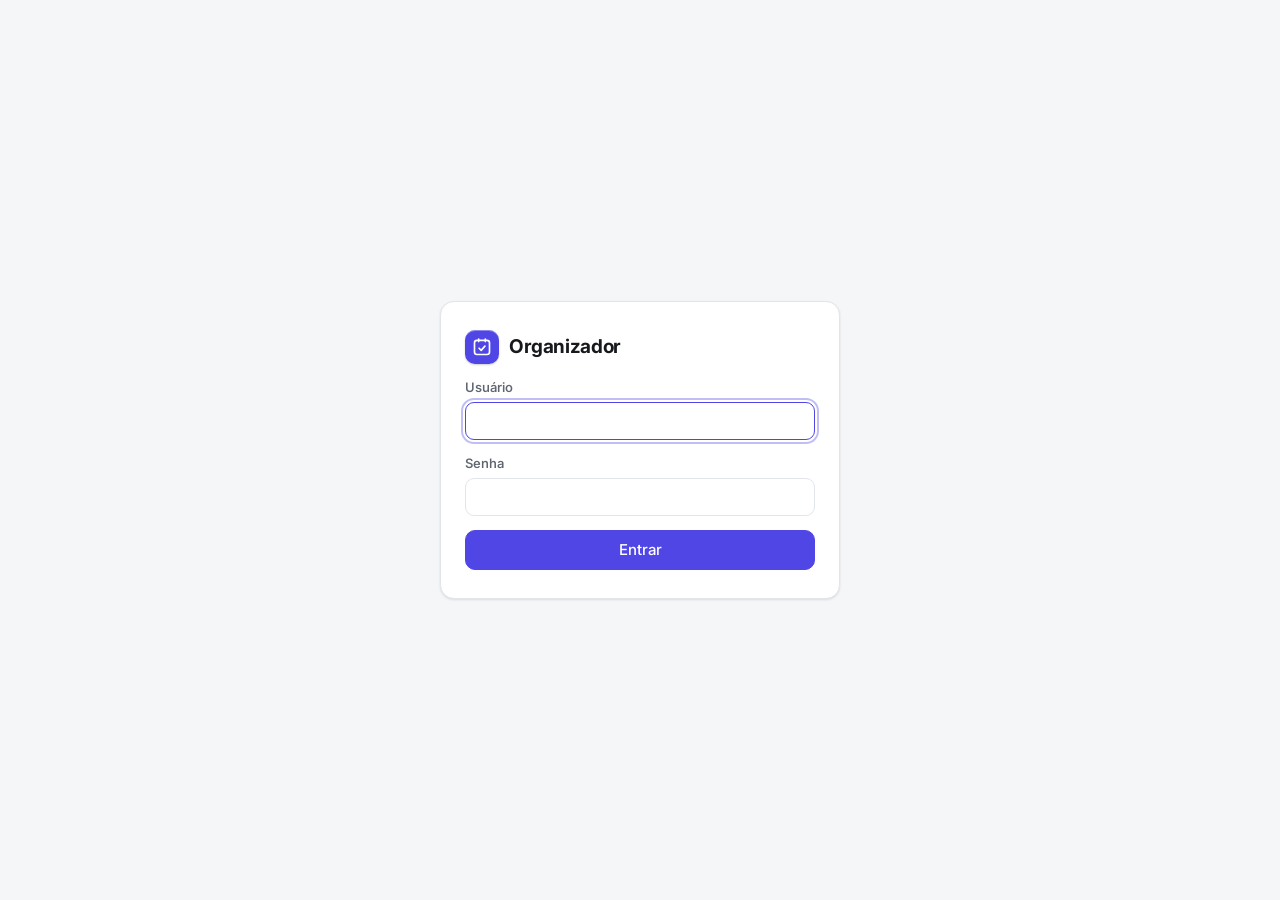
<file: index.html>
<!doctype html>
<html lang="pt-BR" data-palette="classico" data-mode="light">
<head>
  <meta charset="utf-8">
  <meta name="viewport" content="width=device-width, initial-scale=1, viewport-fit=cover">
  <title>Organizador</title>
  <meta name="description" content="Organizador pessoal: agenda, faculdade, trabalho, hábitos e metas.">
  <meta name="theme-color" content="#f5f6f8">
  <meta name="apple-mobile-web-app-capable" content="yes">
  <meta name="mobile-web-app-capable" content="yes">
  <link rel="manifest" href="manifest.webmanifest">
  <link rel="icon" href="icon.svg" type="image/svg+xml">
  <link rel="icon" href="icon-192.png" type="image/png" sizes="192x192">
  <link rel="apple-touch-icon" href="icon-192.png">
  <link rel="preconnect" href="https://fonts.googleapis.com">
  <link rel="preconnect" href="https://fonts.gstatic.com" crossorigin>
  <link rel="stylesheet" href="https://fonts.googleapis.com/css2?family=Inter:wght@400;500;600;700&family=Rajdhani:wght@600;700&family=Cormorant+Garamond:wght@600;700&family=Fraunces:opsz,wght@9..144,600&display=swap">
  <link rel="stylesheet" href="styles.css">
  <script>
    // Aplica o tema antes da primeira pintura (evita piscar).
    try {
      var t = JSON.parse(localStorage.getItem('organizador:tema') || '{}');
      var d = document.documentElement;
      d.dataset.palette = t.palette || 'classico';
      d.dataset.mode = t.mode === 'dark' || (t.mode !== 'light' && matchMedia('(prefers-color-scheme: dark)').matches) ? 'dark' : 'light';
      if (t.accent) d.style.setProperty('--accent', t.accent);
    } catch (e) {}
  </script>
</head>
<body>
  <div class="app">
    <aside class="sidebar">
      <div class="brand" id="brand"></div>
      <button class="btn btn-primary btn-block" data-action="quick-new">
        <svg class="icon" viewBox="0 0 24 24" fill="none" stroke="currentColor" stroke-width="2" stroke-linecap="round" aria-hidden="true"><path d="M12 5v14M5 12h14"/></svg>
        Novo
      </button>
      <nav class="nav" id="nav" aria-label="Seções"></nav>
      <div class="side-art" id="side-art" hidden></div>
      <div class="sidebar-foot" id="account"></div>
    </aside>

    <main class="main">
      <header class="topbar" id="topbar"></header>
      <div id="view"><p class="empty">Carregando…</p></div>
    </main>
  </div>

  <nav class="tabbar" id="tabbar" aria-label="Seções"></nav>
  <button class="fab" data-action="quick-new" aria-label="Criar novo">
    <svg class="icon" viewBox="0 0 24 24" fill="none" stroke="currentColor" stroke-width="2.4" stroke-linecap="round" aria-hidden="true"><path d="M12 5v14M5 12h14"/></svg>
  </button>

  <div class="auth" id="auth" hidden></div>
  <div class="backdrop" id="modal" hidden></div>
  <div class="backdrop dialog-layer" id="dialog" hidden></div>
  <div class="toasts" id="toasts" role="status" aria-live="polite"></div>

  <noscript>Este organizador precisa de JavaScript ativado.</noscript>

  <!-- Ordem importa: núcleo → banco → interface → Supabase + contas → telas → app -->
  <script src="js/core.js"></script>
  <script src="js/db.js"></script>
  <script src="js/ui.js"></script>
  <script src="js/vendor/supabase.js"></script>
  <script src="js/config.js"></script>
  <script src="js/auth.js"></script>
  <script src="js/agenda.js"></script>
  <script src="js/expediente.js"></script>
  <script src="js/semana.js"></script>
  <script src="js/faculdade.js"></script>
  <script src="js/importar.js"></script>
  <script src="js/trabalho.js"></script>
  <script src="js/habitos.js"></script>
  <script src="js/metas.js"></script>
  <script src="js/treinos.js"></script>
  <script src="js/remedios.js"></script>
  <script src="js/financas.js"></script>
  <script src="js/hoje.js"></script>
  <script src="js/ajustes.js"></script>
  <script src="js/admin.js"></script>
  <script src="js/app.js"></script>
</body>
</html>
</file>
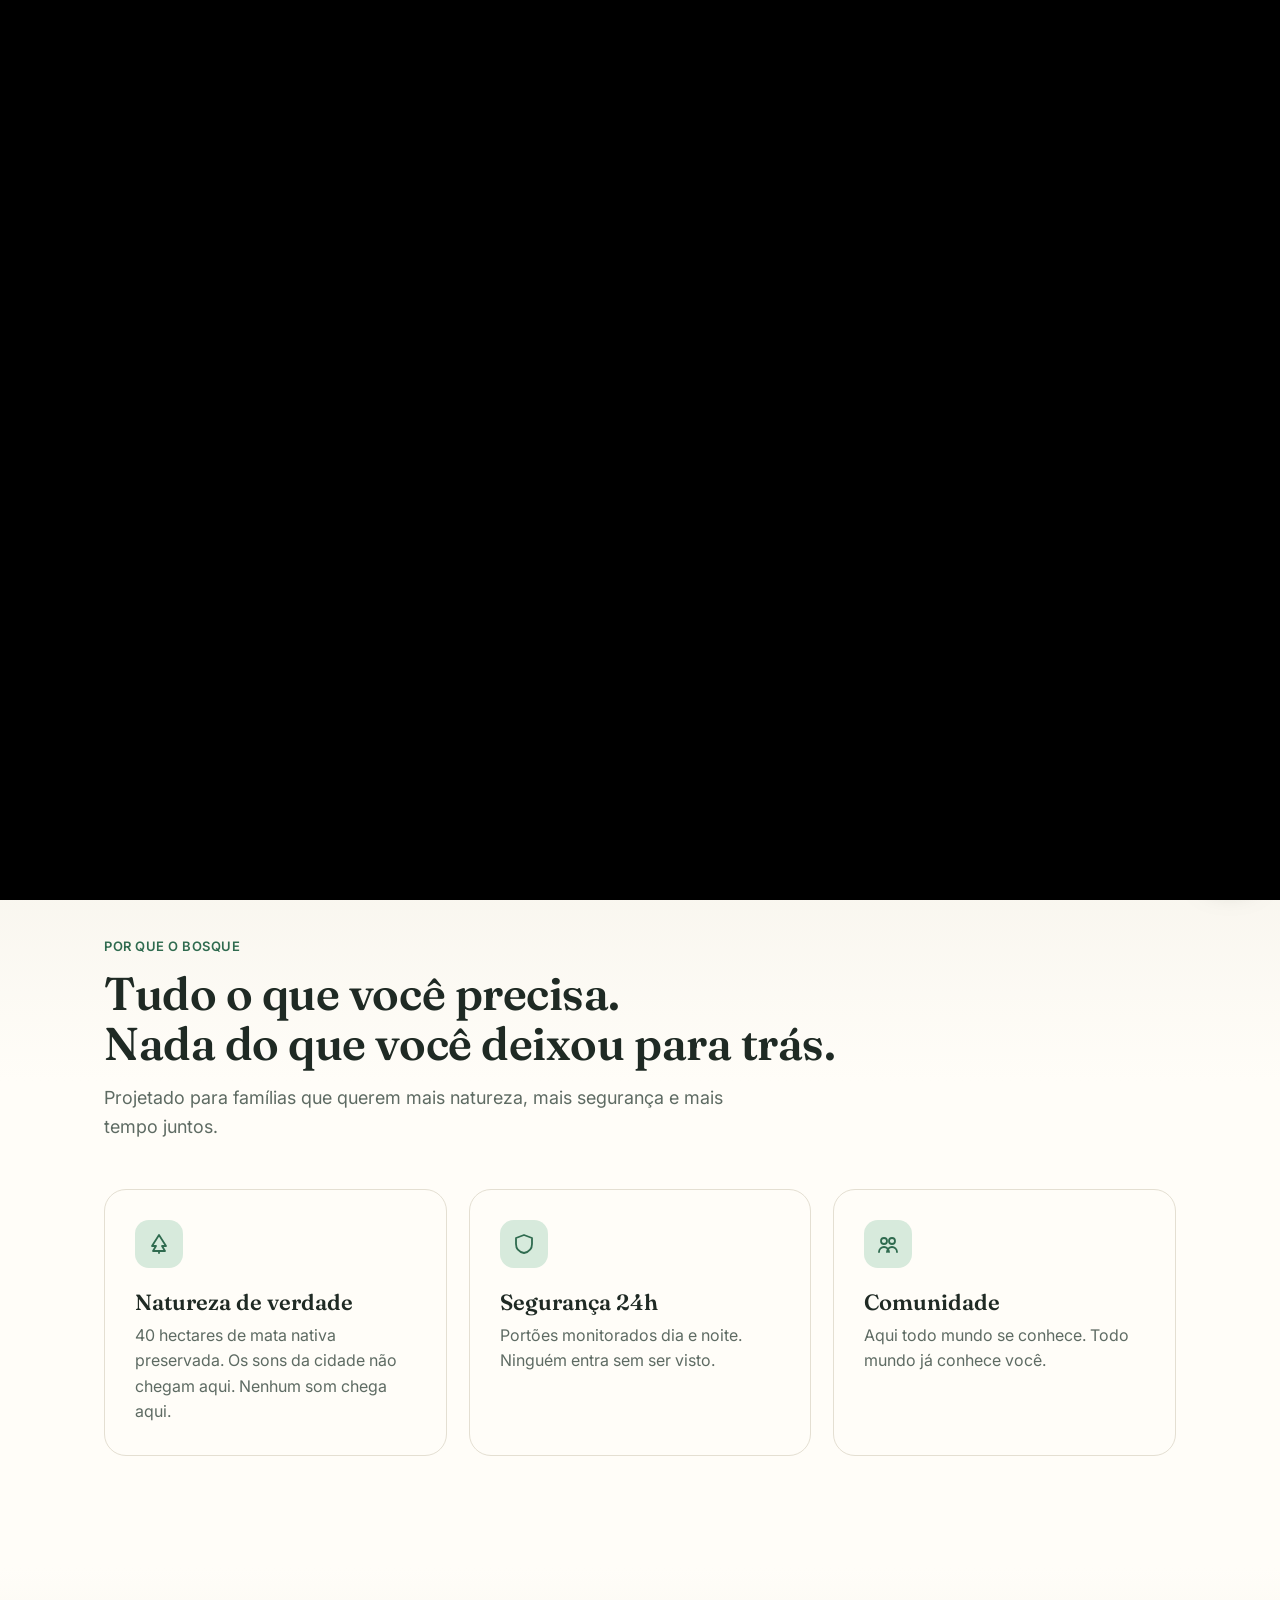
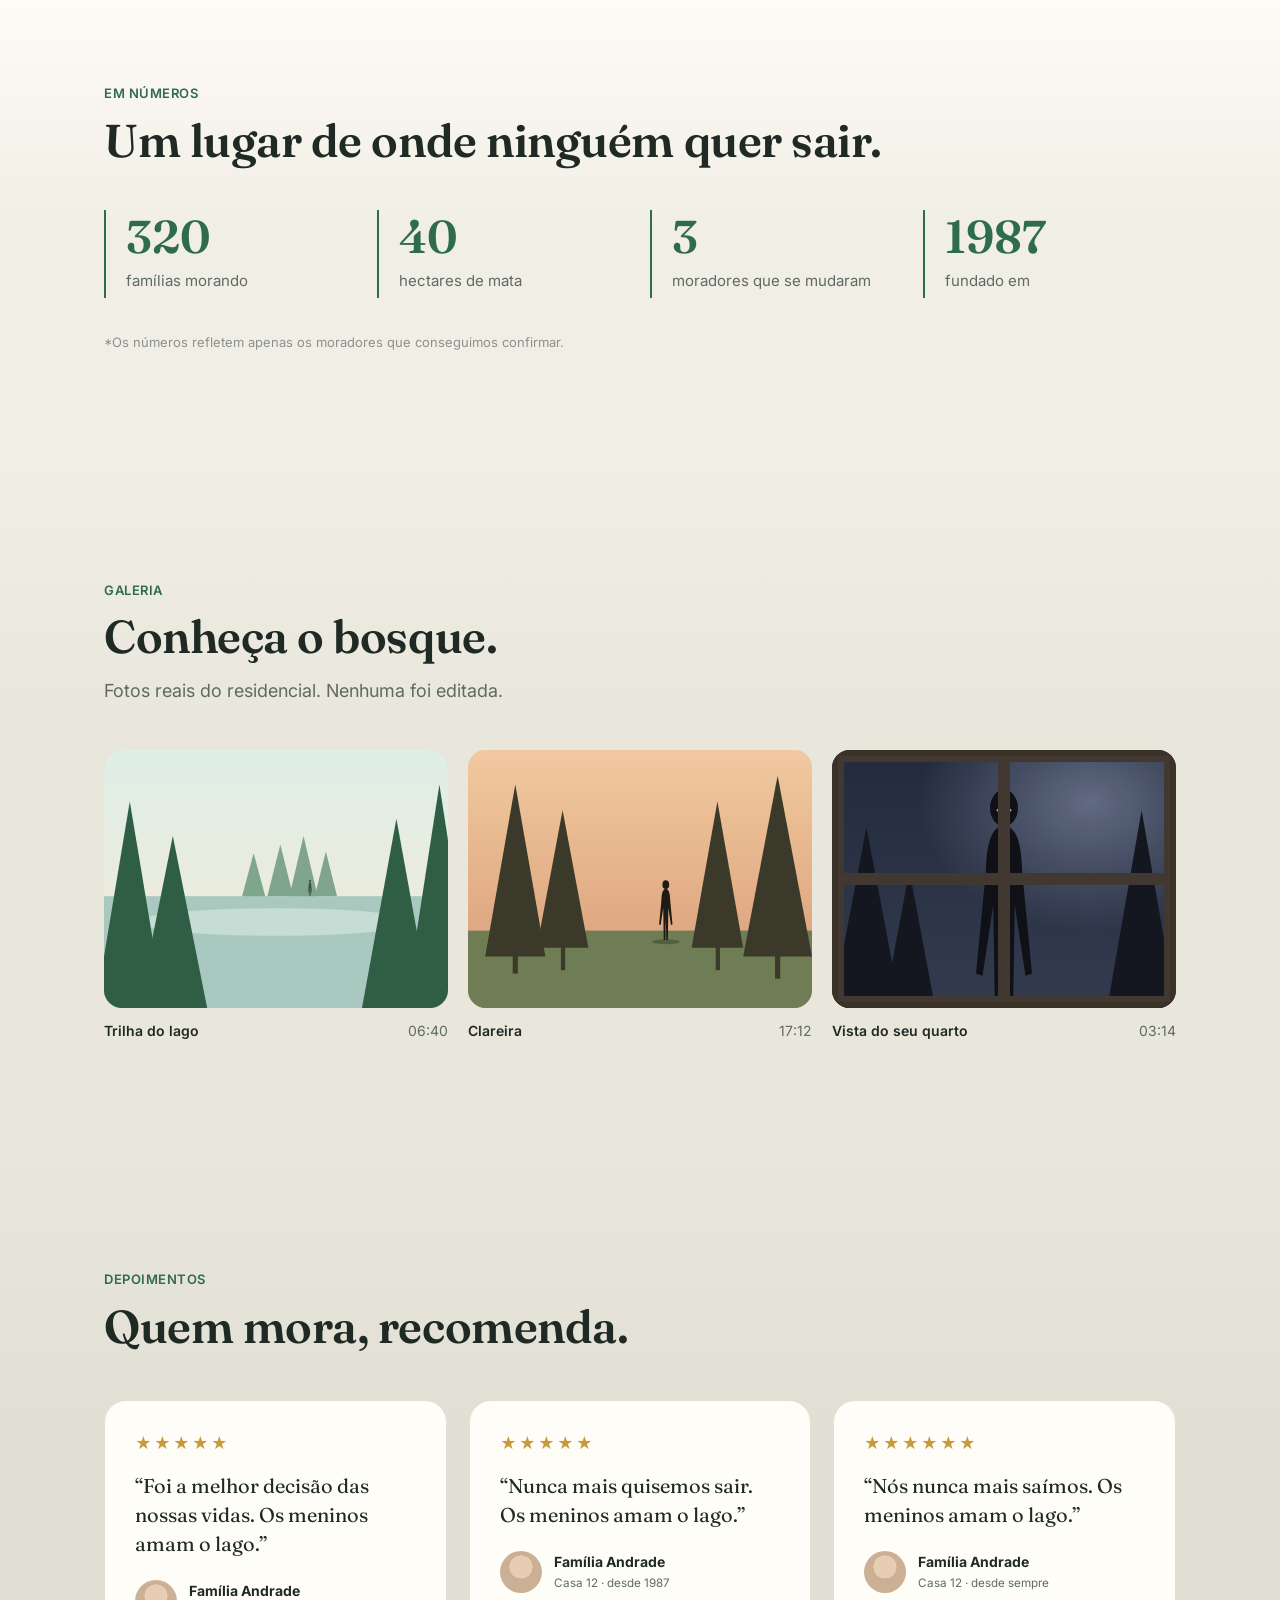
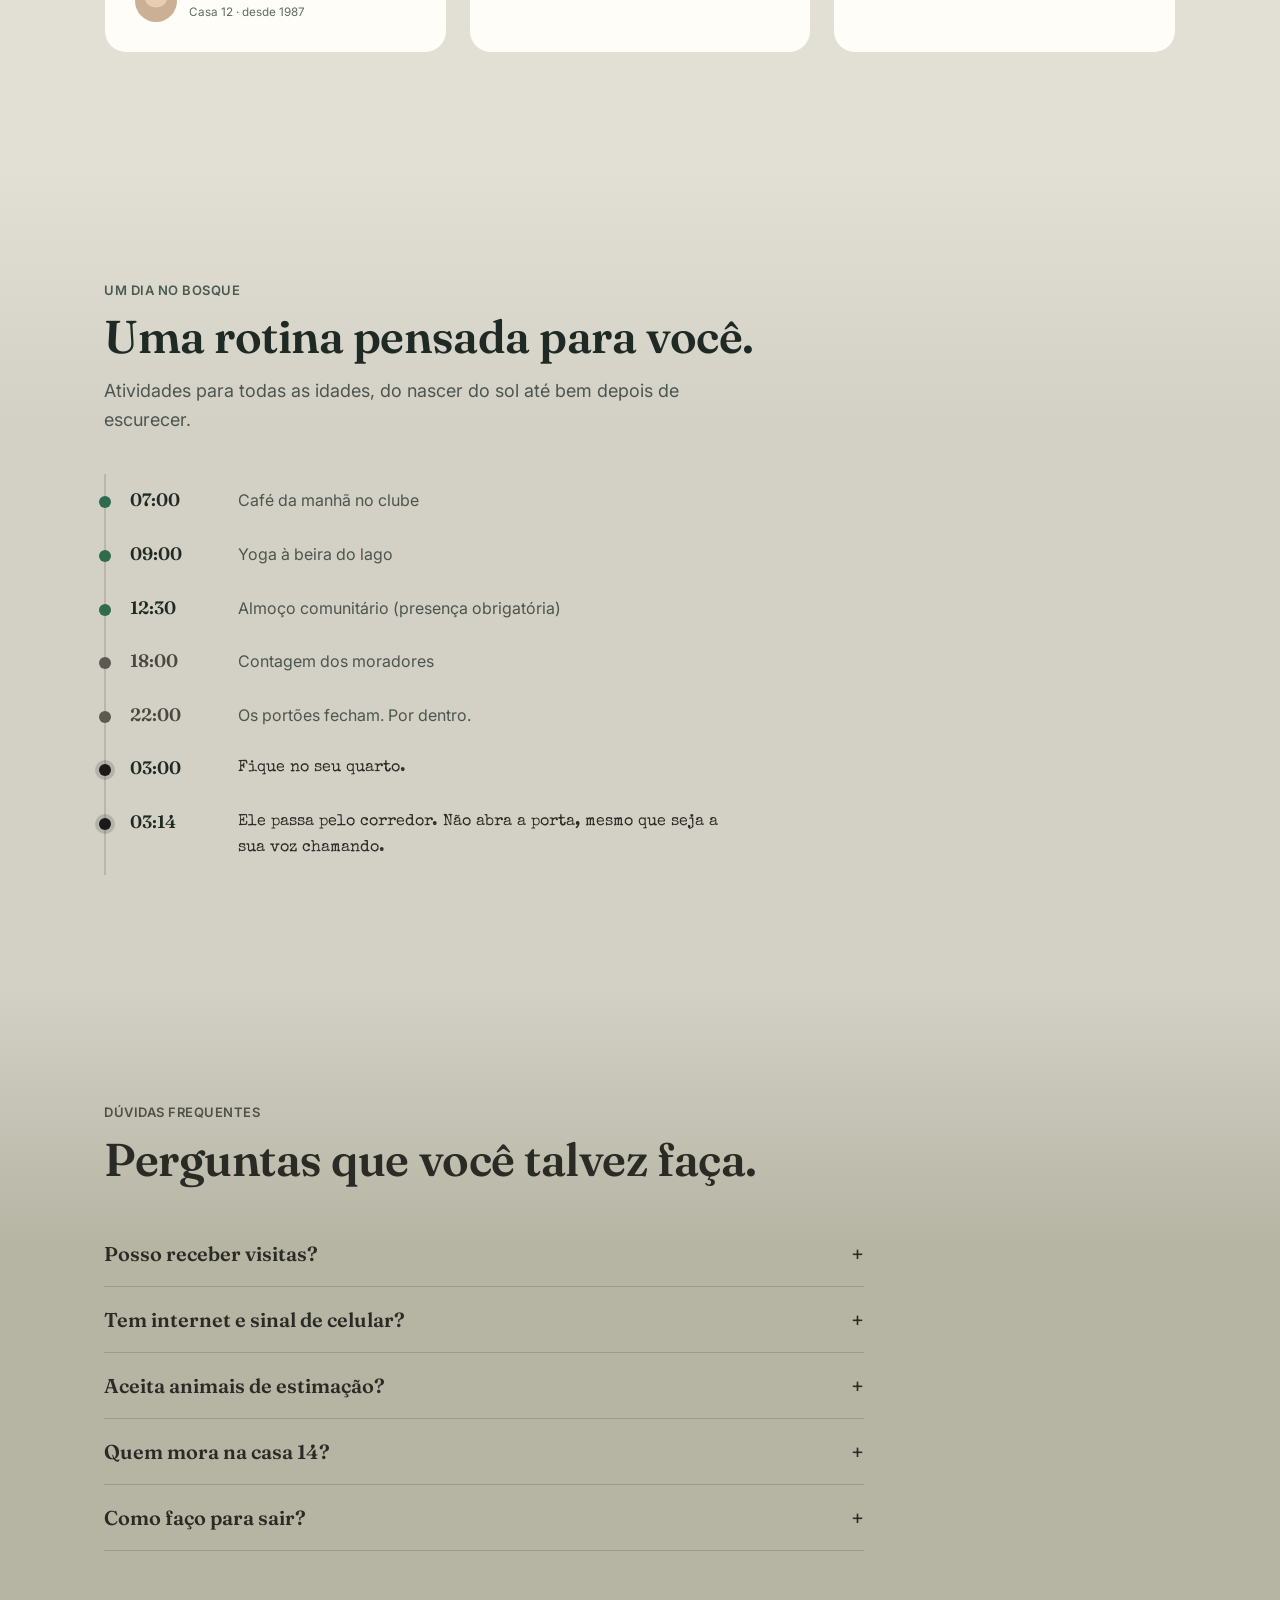
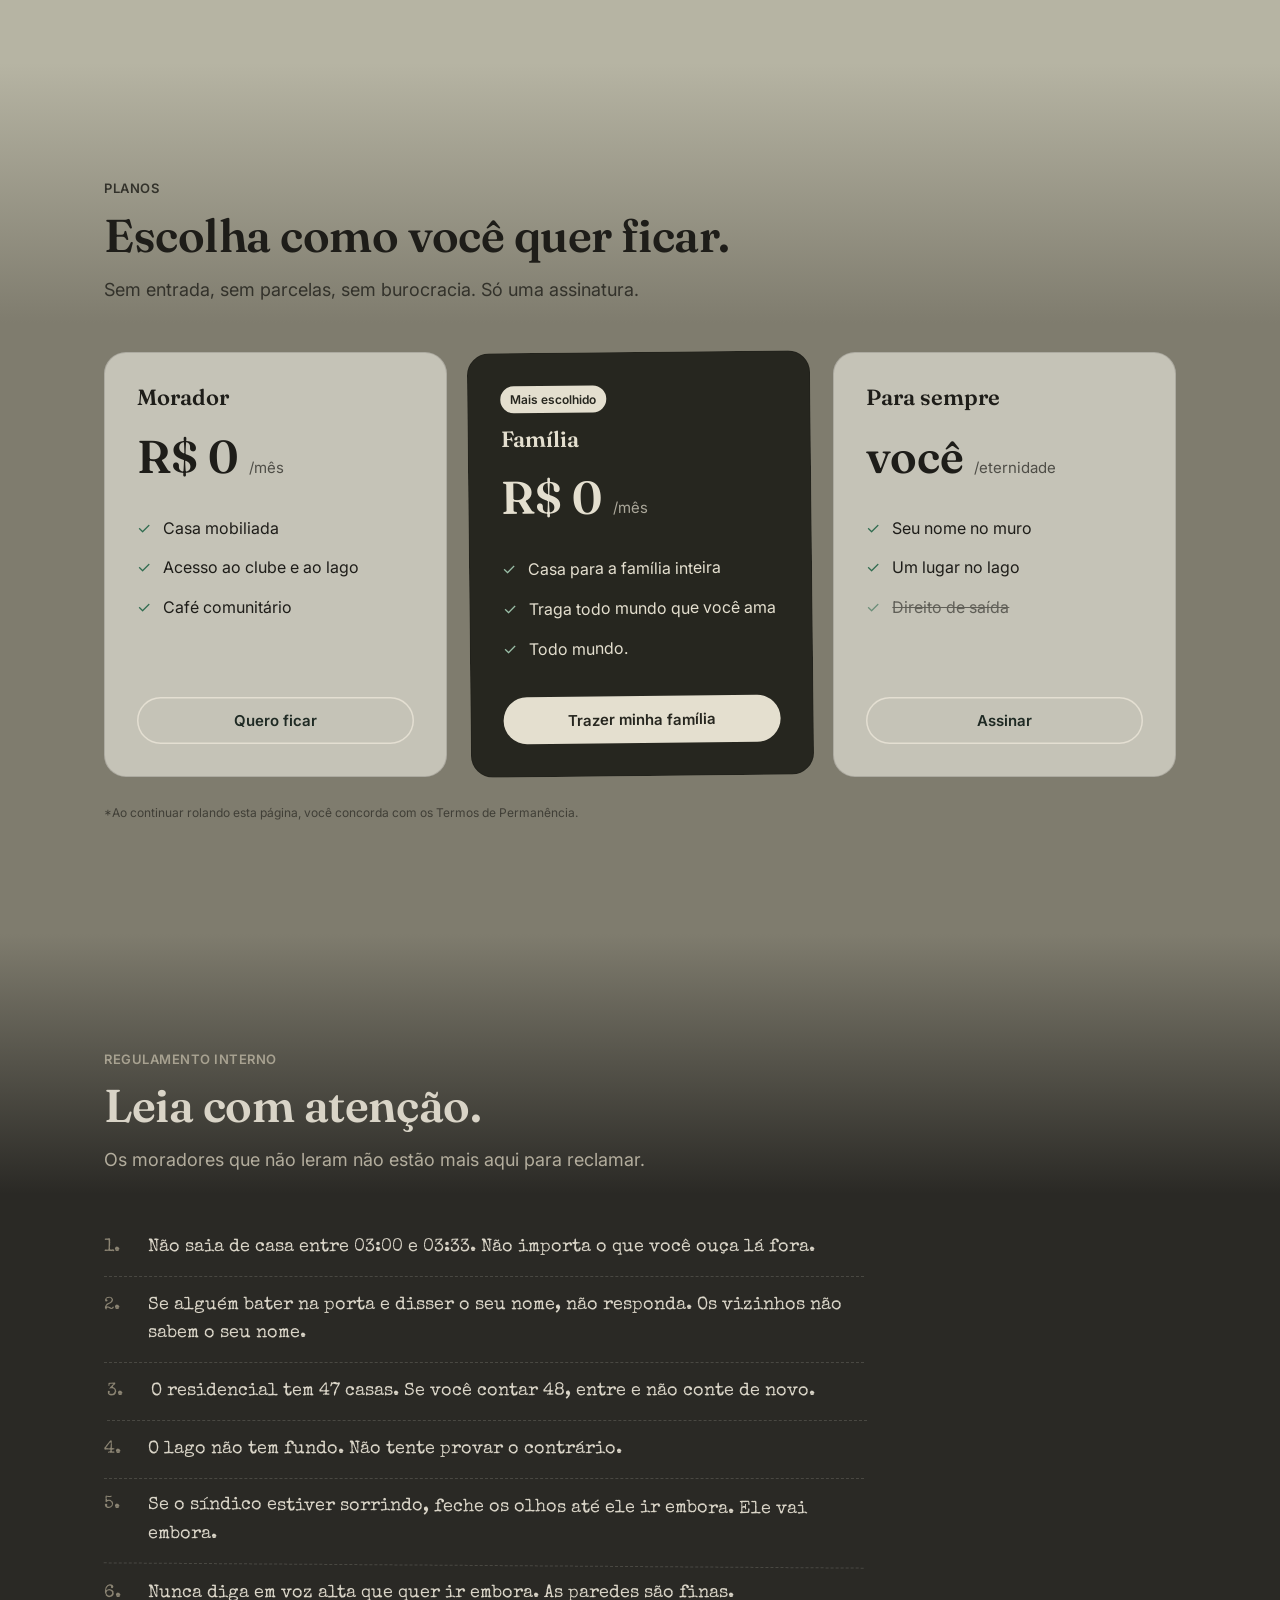
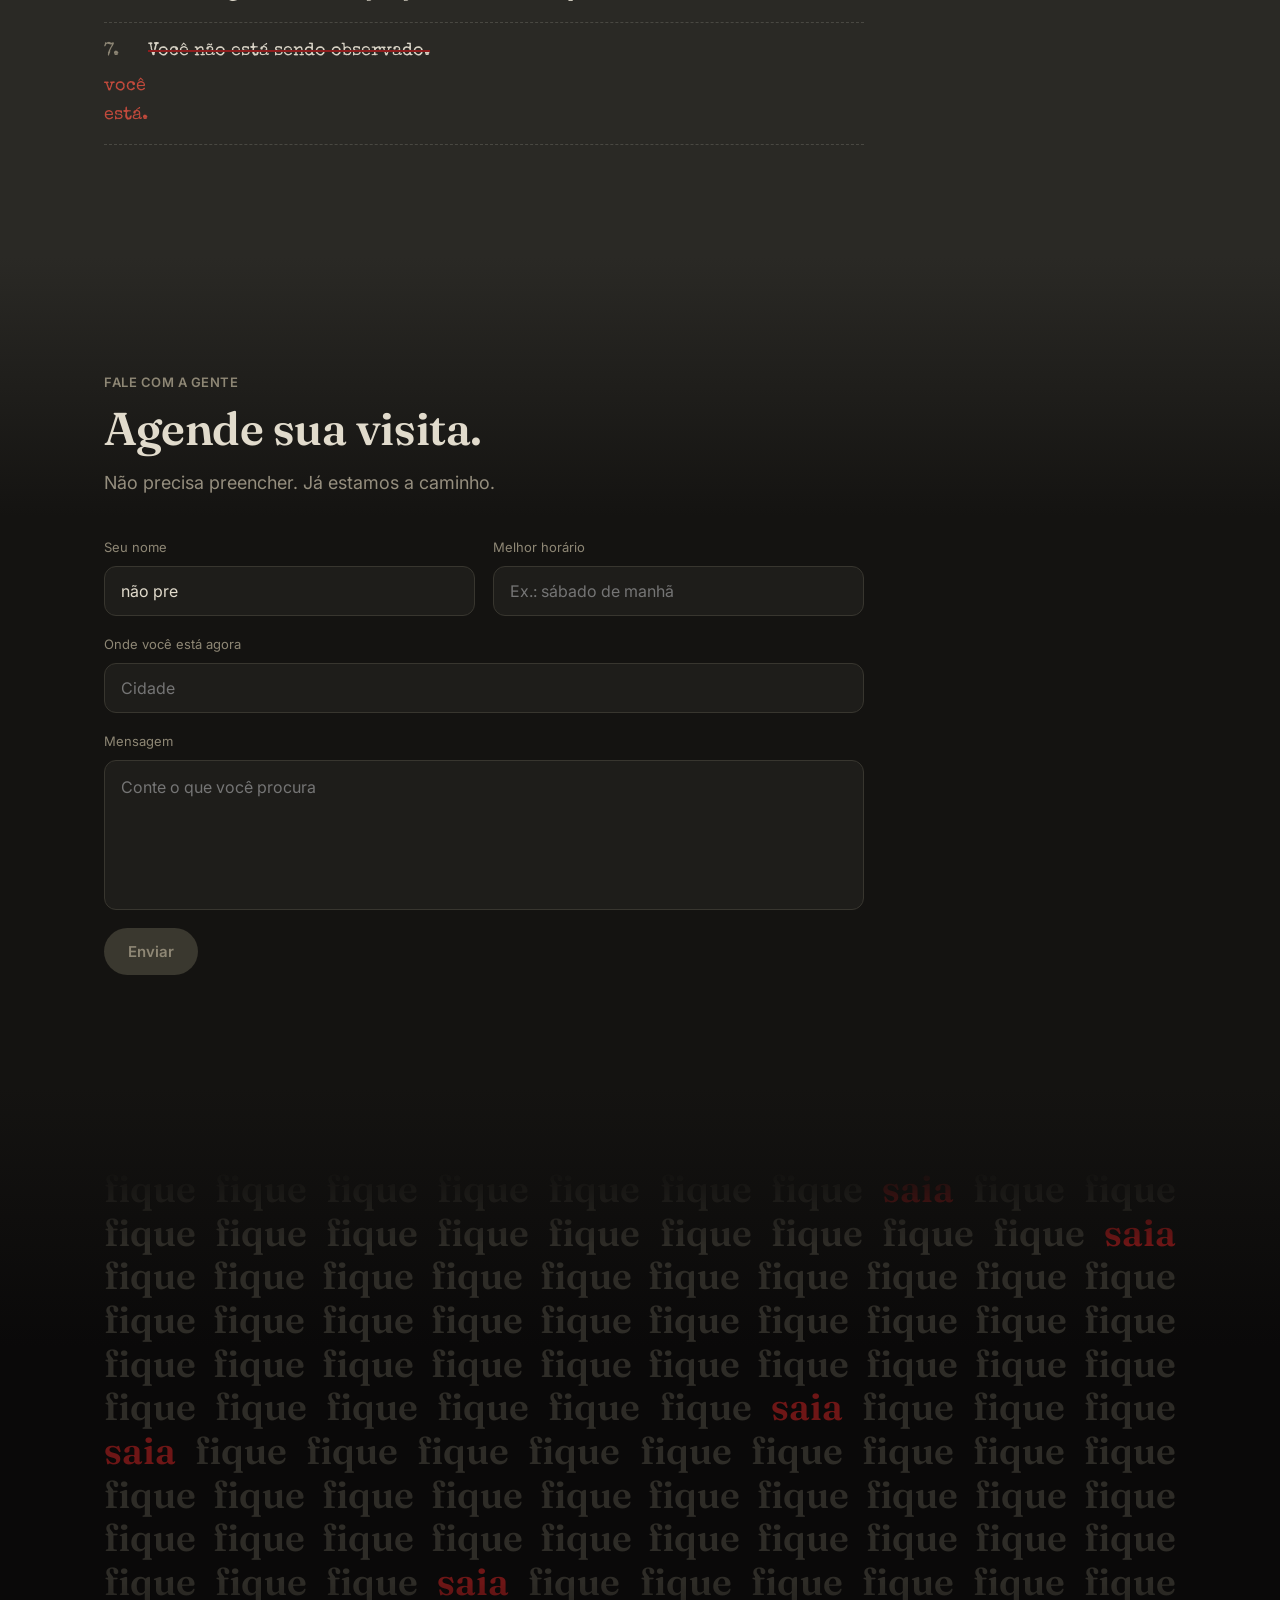
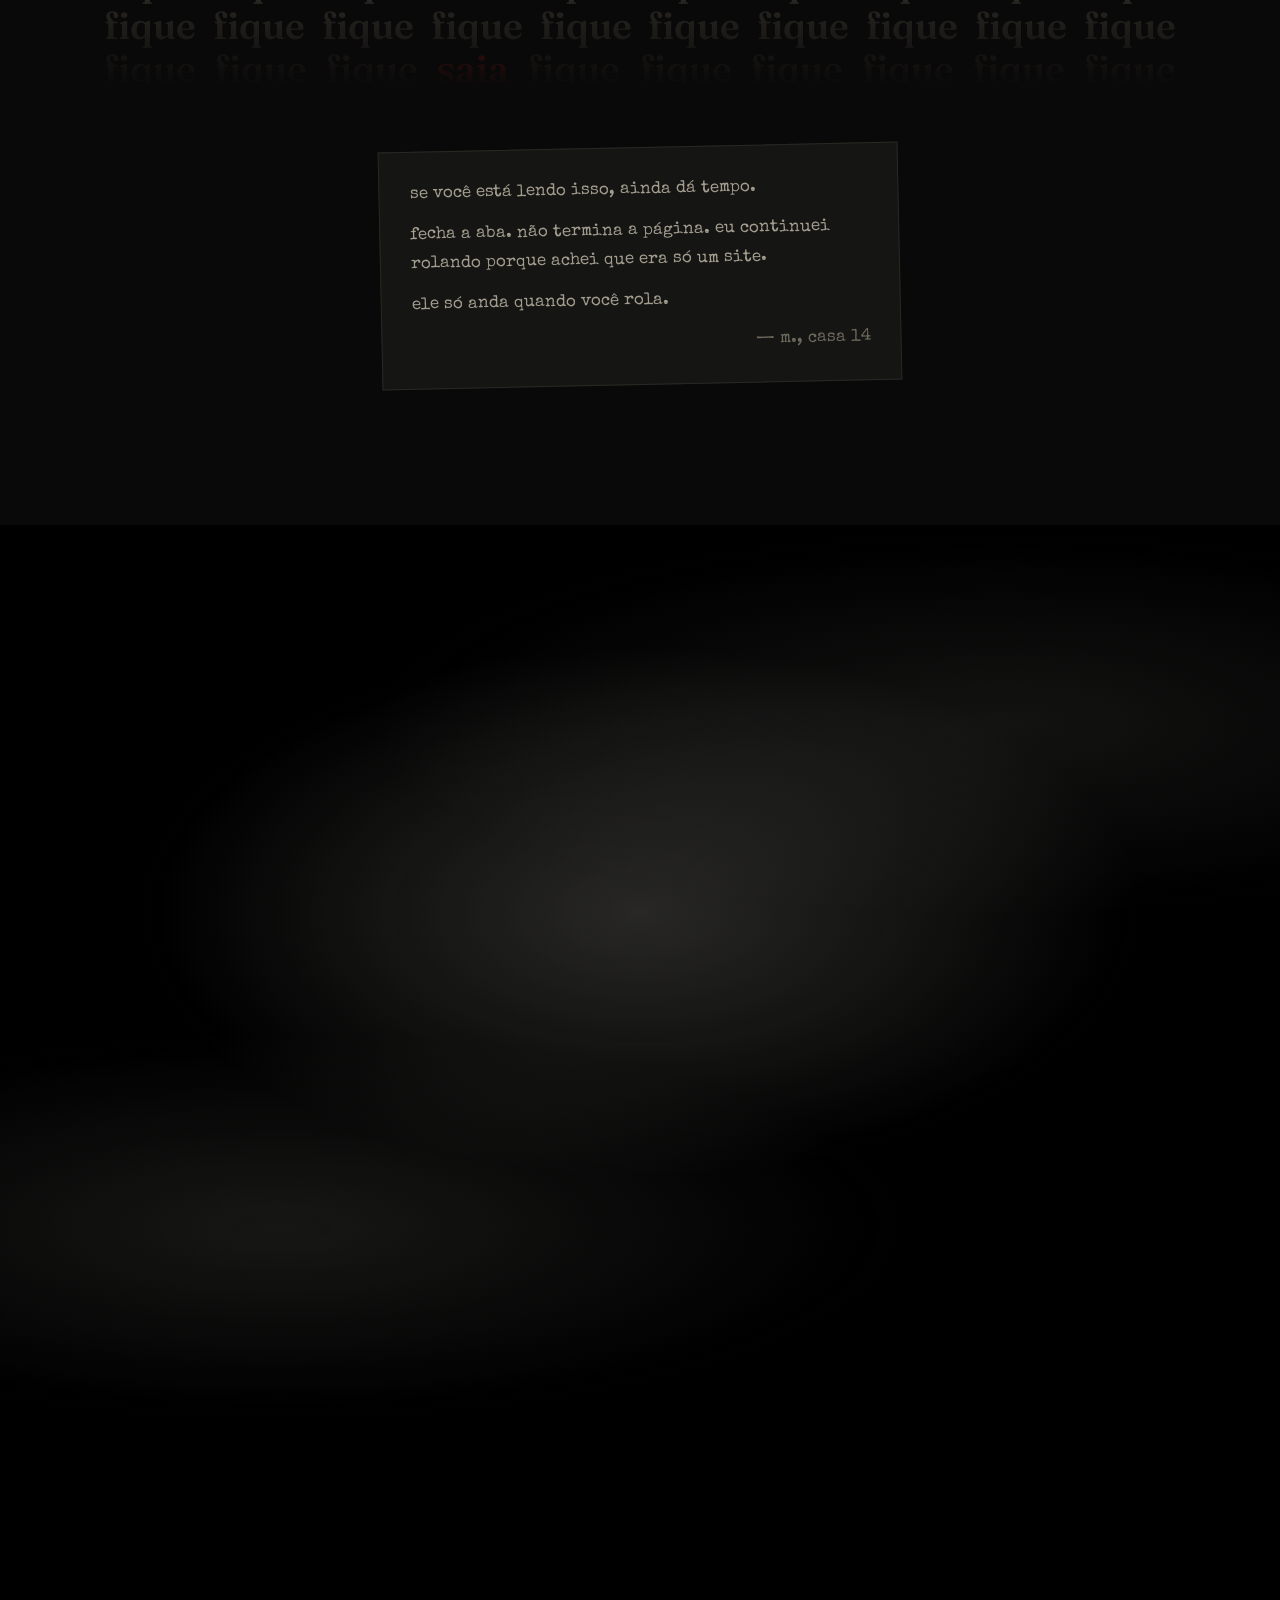
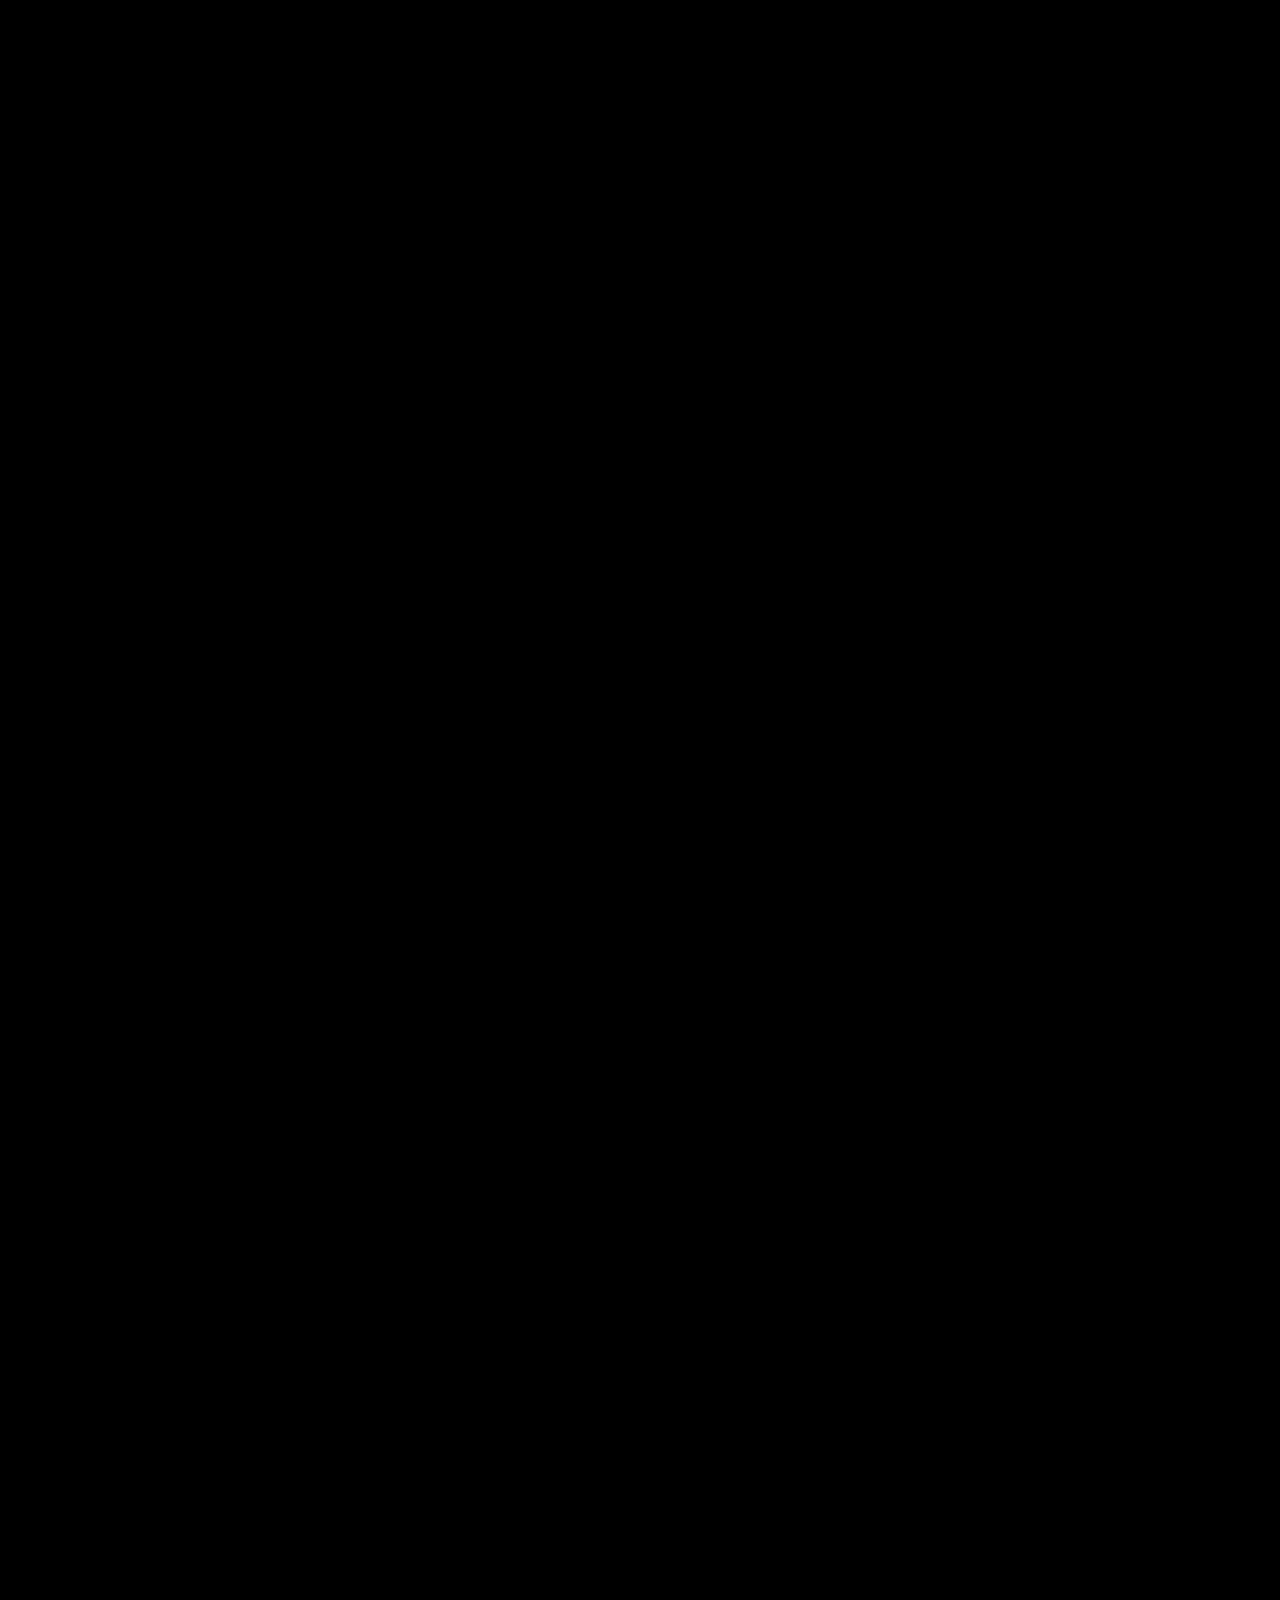
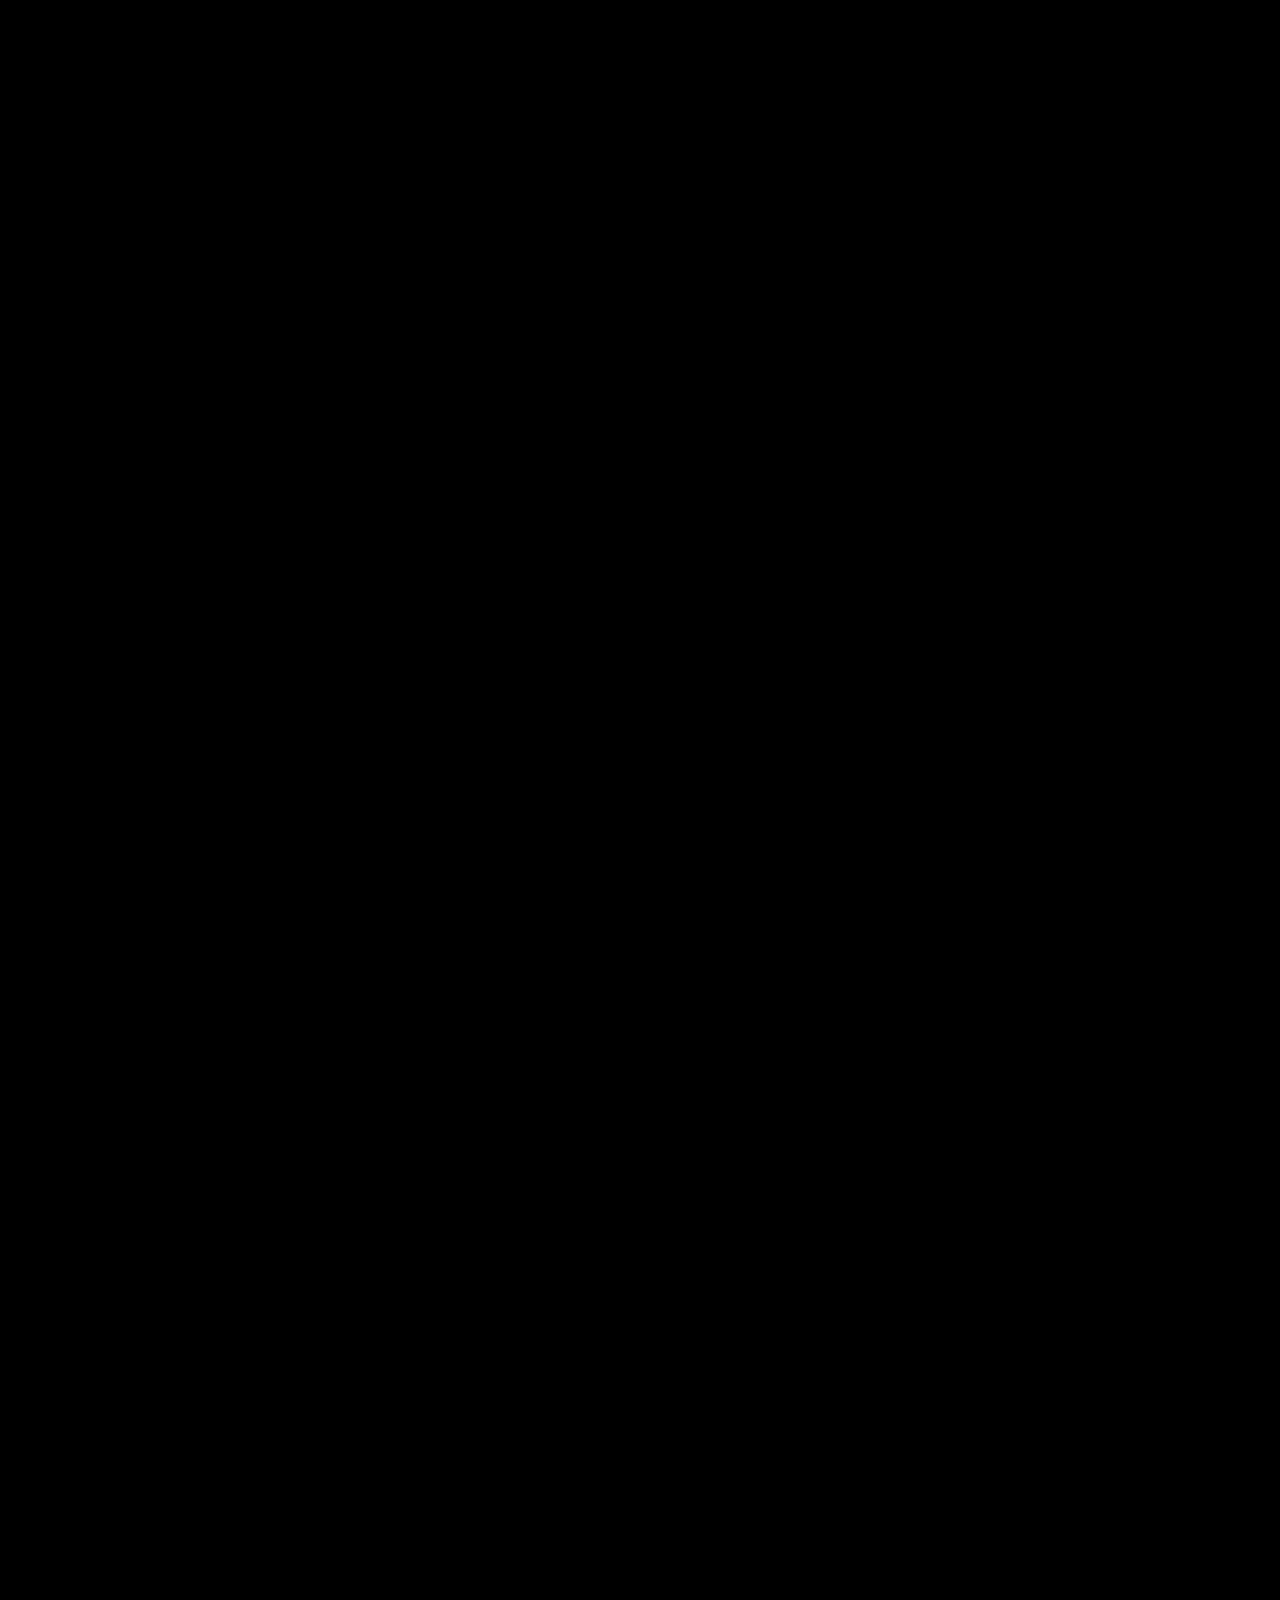
<file: bosque/index.html>
<!doctype html>
<html lang="pt-BR">
<head>
<meta charset="utf-8">
<meta name="viewport" content="width=device-width, initial-scale=1">
<title>Bosque Sereno · Residencial</title>
<meta name="description" content="Casas amplas cercadas por 40 hectares de mata nativa. Um lugar para criar raízes.">
<meta name="color-scheme" content="light">
<link rel="icon" id="favicon" href="data:image/svg+xml,%3Csvg xmlns='http://www.w3.org/2000/svg' viewBox='0 0 32 32'%3E%3Ccircle cx='16' cy='16' r='15' fill='%232f6b4f'/%3E%3Cpath d='M16 6 L24 22 H8Z' fill='%23f7f4ec'/%3E%3C/svg%3E">
<link rel="preconnect" href="https://fonts.googleapis.com">
<link rel="preconnect" href="https://fonts.gstatic.com" crossorigin>
<link href="https://fonts.googleapis.com/css2?family=Fraunces:ital,opsz,wght@0,9..144,400;0,9..144,600;1,9..144,400&family=Inter:wght@400;500;600&family=Special+Elite&display=swap" rel="stylesheet">
<style>
:root{
  --bg:#f7f4ec; --card:#fffdf8; --ink:#1f2a24; --muted:#5e6b63; --line:#e4dfd2;
  --green:#2f6b4f; --green-2:#d7eadc; --sun:#e7b45a; --red:#8f1d1d;
  --serif:'Fraunces',Georgia,serif; --sans:'Inter',system-ui,sans-serif; --type:'Special Elite','Courier New',monospace;
}
*{box-sizing:border-box}
html{scroll-behavior:smooth}
body{margin:0;background:#000;color:var(--ink);font:16px/1.6 var(--sans);-webkit-font-smoothing:antialiased;overflow-x:hidden}
img,svg{display:block;max-width:100%}
a{color:inherit}
h1,h2,h3{font-family:var(--serif);font-weight:600;line-height:1.1;margin:0}
p{margin:0}
.wrap{max-width:1120px;margin:0 auto;padding:0 24px}
section{position:relative;padding:112px 0;background:linear-gradient(var(--de),var(--para) 260px)}
.eyebrow{display:inline-flex;gap:8px;align-items:center;font-size:13px;font-weight:600;letter-spacing:.04em;text-transform:uppercase;color:var(--green)}
.titulo{font-size:clamp(30px,4.4vw,46px);letter-spacing:-.01em;margin:10px 0 14px}
.sub{color:var(--muted);font-size:18px;max-width:620px}
.btn{display:inline-flex;align-items:center;gap:8px;border:0;border-radius:999px;padding:14px 24px;font:600 15px var(--sans);cursor:pointer;text-decoration:none;transition:transform .2s,background .2s}
.btn:hover{transform:translateY(-1px)}
.btn-1{background:var(--green);color:#fff}
.btn-1:hover{background:#245640}
.btn-2{background:transparent;color:var(--ink);box-shadow:inset 0 0 0 1.5px var(--line)}

/* ---------- nav ---------- */
nav{position:fixed;inset:0 0 auto;z-index:40;background:rgba(247,244,236,.86);backdrop-filter:blur(10px);border-bottom:1px solid var(--line);transition:opacity .8s,transform .8s}
nav.some{opacity:0;transform:translateY(-100%);pointer-events:none}
nav .wrap{display:flex;align-items:center;justify-content:space-between;height:68px;gap:16px}
.marca{display:flex;align-items:center;gap:10px;font:600 19px var(--serif);text-decoration:none}
.marca i{width:30px;height:30px;border-radius:50%;background:var(--green);display:grid;place-items:center}
.marca i:after{content:"";border:8px solid transparent;border-bottom:13px solid var(--bg);margin-top:-10px}
.links{display:flex;gap:28px;font-size:15px;color:var(--muted)}
.links a{text-decoration:none}
.links a:hover{color:var(--ink)}
nav .btn{padding:10px 18px;font-size:14px}

/* ---------- hero ---------- */
#inicio{--de:#f7f4ec;--para:#f7f4ec;padding:150px 0 90px}
.hero{display:grid;grid-template-columns:1.05fr 1fr;gap:56px;align-items:center}
.selo{background:var(--green-2);border-radius:16px;padding:6px 14px;text-transform:none;letter-spacing:0;font-weight:500;line-height:1.45}
.hero h1{font-size:clamp(40px,6vw,68px);letter-spacing:-.02em;margin:20px 0}
.hero h1 em{font-style:italic;font-weight:400;color:var(--green)}
.hero .sub{margin-bottom:32px}
.acoes{display:flex;gap:12px;flex-wrap:wrap}
.confianca{display:flex;align-items:center;gap:12px;margin-top:34px;color:var(--muted);font-size:14px}
.rostos{display:flex}
.rostos span{width:34px;height:34px;border-radius:50%;border:2px solid var(--bg);margin-left:-8px;background:#d9b99b}
.rostos span:first-child{margin-left:0}
.rostos span:nth-child(2){background:#b48a6a}.rostos span:nth-child(3){background:#e8cdb0}.rostos span:nth-child(4){background:#8e6a52}
.ilustra{border-radius:28px;overflow:hidden;box-shadow:0 30px 60px -30px rgba(31,42,36,.35)}
.so-morador{display:none}
.morador .so-morador{display:revert}
.morador .nao-morador{display:none}

/* ---------- imprensa ---------- */
#imprensa{--de:#f7f4ec;--para:#f7f4ec;padding:30px 0 60px}
.imprensa{display:flex;align-items:center;justify-content:space-between;flex-wrap:wrap;gap:24px 40px;color:#9aa39d;border-top:1px solid var(--line);padding-top:36px}
.imprensa small{font-size:12px;text-transform:uppercase;letter-spacing:.08em}
.imprensa b{font:600 22px var(--serif)}
.imprensa b:nth-of-type(2){font:italic 400 24px var(--serif)}
.imprensa b:nth-of-type(3){font:600 15px var(--sans);letter-spacing:.2em}
.escondido{color:#f7f4ec;font-size:12px}
.escondido::selection{background:var(--red);color:#fff}

/* ---------- diferenciais ---------- */
#bosque{--de:#f7f4ec;--para:#fffdf8}
.grade3{display:grid;grid-template-columns:repeat(3,1fr);gap:22px;margin-top:48px}
.card{background:var(--card);border:1px solid var(--line);border-radius:22px;padding:30px}
.icone{width:48px;height:48px;border-radius:14px;background:var(--green-2);display:grid;place-items:center;margin-bottom:22px}
.icone svg{width:24px;height:24px;stroke:var(--green);fill:none;stroke-width:1.8;stroke-linecap:round;stroke-linejoin:round}
.card h3{font-size:22px;margin-bottom:8px}
.card p{color:var(--muted)}

/* ---------- números ---------- */
#numeros{--de:#fffdf8;--para:#f1eee5}
.numeros{display:grid;grid-template-columns:repeat(4,1fr);gap:20px;margin-top:44px}
.num{border-left:2px solid var(--green);padding:4px 0 4px 20px}
.num strong{display:block;font:600 46px/1 var(--serif);color:var(--green);margin-bottom:8px}
.num span{color:var(--muted);font-size:15px}
.nota{margin-top:34px;font-size:13px;color:#8b928c}

/* ---------- galeria ---------- */
#galeria{--de:#f1eee5;--para:#e9e6dc}
.galeria{display:grid;grid-template-columns:repeat(3,1fr);gap:20px;margin-top:44px}
figure{margin:0}
.foto{border-radius:18px;overflow:hidden;aspect-ratio:4/3;background:#ccc}
.foto svg{width:100%;height:100%}
.foto .vulto-perto{transition:transform 6s cubic-bezier(.2,.6,.2,1);transform-origin:200px 300px}
figure:hover .vulto-perto{transform:scale(1.18)}
figcaption{display:flex;justify-content:space-between;margin-top:12px;font-size:14px;color:var(--muted)}
figcaption b{color:var(--ink);font-weight:600}

/* ---------- depoimentos ---------- */
#depoimentos{--de:#e9e6dc;--para:#e2dfd5}
.depo .estrelas{color:#c99a3a;letter-spacing:2px;margin-bottom:14px}
.depo blockquote{margin:0 0 22px;font:400 20px/1.45 var(--serif)}
.quem{display:flex;align-items:center;gap:12px;font-size:14px}
.quem i{width:42px;height:42px;border-radius:50%;background:radial-gradient(circle at 50% 38%,#e7cdb2 0 34%,#cbb096 35% 100%)}
.quem small{display:block;color:var(--muted)}

/* ---------- rotina ---------- */
#rotina{--de:#e2dfd5;--para:#d3d1c6}
.linha-tempo{margin-top:40px;border-left:2px solid #b9b6aa;max-width:640px}
.hora{display:grid;grid-template-columns:90px 1fr;gap:18px;padding:14px 0 14px 24px;position:relative}
.hora:before{content:"";position:absolute;left:-7px;top:22px;width:12px;height:12px;border-radius:50%;background:var(--green)}
.hora b{font:600 18px var(--serif)}
.hora span{color:#4d554f}
.hora.estranha:before{background:#5a5a52}
.hora.estranha b{color:#4a4842}
.hora.muito:before{background:#1a1a18;box-shadow:0 0 0 4px rgba(0,0,0,.15)}
.hora.muito span{font-family:var(--type);color:#2b2a26}

/* ---------- faq ---------- */
#faq{--de:#d3d1c6;--para:#b6b4a3;color:#2a2b25}
#faq .sub,#faq .eyebrow{color:#4f5148}
.faq{margin-top:36px;max-width:760px}
details{border-bottom:1px solid rgba(0,0,0,.14);padding:20px 0}
summary{cursor:pointer;font:600 20px var(--serif);list-style:none;display:flex;justify-content:space-between;gap:20px}
summary::-webkit-details-marker{display:none}
summary:after{content:"+";font-family:var(--sans);font-weight:400;transition:transform .3s}
details[open] summary:after{transform:rotate(45deg)}
details p{margin-top:12px;color:#3f4139;max-width:640px}
.vermelho{color:var(--red)!important;font-family:var(--type)}

/* ---------- planos ---------- */
#planos{--de:#b6b4a3;--para:#7f7c6e;color:#1e1d19}
#planos .sub,#planos .eyebrow{color:#33322b}
.plano{background:rgba(255,253,245,.55);border:1px solid rgba(0,0,0,.12);border-radius:22px;padding:32px;display:flex;flex-direction:column}
.plano.destaque{background:#26261f;color:#e4dfcf;transform:rotate(-.6deg)}
.plano h3{font-size:22px}
.preco{font:600 46px var(--serif);margin:18px 0 4px}
.preco small{font:400 15px var(--sans);opacity:.7}
.plano ul{list-style:none;padding:0;margin:20px 0 28px;flex:1}
.plano li{padding:7px 0 7px 26px;position:relative}
.plano li:before{content:"✓";position:absolute;left:0;color:var(--green)}
.plano.destaque li:before{color:#9bbfa8}
.plano li.risco{text-decoration:line-through;opacity:.6}
.plano .btn{justify-content:center}
.plano.destaque .btn{background:#e4dfcf;color:#26261f}
.tag{align-self:flex-start;font-size:12px;background:#e4dfcf;color:#26261f;border-radius:999px;padding:4px 10px;margin-bottom:14px;font-weight:600}
.letrinha{margin-top:26px;font-size:12px;color:#2c2b25;opacity:.75}

/* ---------- regras ---------- */
#regras{--de:#7f7c6e;--para:#2a2925;color:#d9d4c7}
#regras .eyebrow{color:#a8a291}
#regras .sub{color:#b3ad9d}
.regras{margin:44px 0 0;padding:0;list-style:none;counter-reset:r;max-width:760px;font-family:var(--type);font-size:18px}
.regras li{counter-increment:r;display:grid;grid-template-columns:44px 1fr;padding:14px 0;border-bottom:1px dashed rgba(217,212,199,.18)}
.regras li:before{content:counter(r) ".";color:#8c8574}
.regras li:nth-child(3){transform:translateX(3px)}
.regras li:nth-child(5){transform:rotate(.4deg)}
.regras li.riscada span{text-decoration:line-through;text-decoration-color:var(--red);text-decoration-thickness:2px}
.regras li.riscada em{display:block;font-style:normal;color:#c24a3c;margin-top:6px}

/* ---------- contato ---------- */
#contato{--de:#2a2925;--para:#141311;color:#c7c0b0}
#contato .titulo{color:#e1dbcc}
#contato .eyebrow{color:#8e8775}
#contato .sub{color:#958e7e}
form{margin-top:40px;display:grid;grid-template-columns:1fr 1fr;gap:18px;max-width:760px}
label{display:flex;flex-direction:column;gap:8px;font-size:13px;color:#8e8775}
label.inteiro{grid-column:1/-1}
input,textarea{font:16px var(--sans);color:#e1dbcc;background:#1e1d1a;border:1px solid #38362f;border-radius:12px;padding:14px 16px;resize:none}
textarea{min-height:150px;line-height:1.55}
form .btn{grid-column:1/-1;justify-self:start;background:#3a382f;color:#8e8775;cursor:default}

/* ---------- ruptura ---------- */
#ruptura{--de:#141311;--para:#0a0909;color:#2e2c27;padding:80px 0 140px;overflow:hidden}
.parede{font:600 clamp(22px,3.4vw,38px)/1.15 var(--serif);word-spacing:.15em;user-select:none;text-align:justify;max-height:520px;overflow:hidden;-webkit-mask-image:linear-gradient(transparent,#000 15%,#000 80%,transparent);mask-image:linear-gradient(transparent,#000 15%,#000 80%,transparent)}
.parede .saia{color:#6e1616}
.bilhete{margin:60px auto 0;max-width:520px;font:17px/1.7 var(--type);color:#a39d8e;background:#e8e1cf0d;border:1px solid #2a2823;padding:28px 30px;transform:rotate(-1.2deg)}
.bilhete p+p{margin-top:12px}
.bilhete .ass{text-align:right;color:#6d685c}

/* ---------- fim ---------- */
#fim{--de:#0a0909;--para:#000;height:420vh;padding:0}
.palco{position:sticky;top:0;height:100vh;overflow:hidden;background:#000}
.nevoa{position:absolute;inset:-20%;background:radial-gradient(ellipse 40% 30% at 50% 45%,rgba(120,118,112,.22),transparent 70%),radial-gradient(ellipse 50% 22% at 30% 70%,rgba(120,118,112,.12),transparent 70%),radial-gradient(ellipse 50% 22% at 70% 30%,rgba(120,118,112,.1),transparent 70%);animation:deriva 16s ease-in-out infinite alternate}
.nevoa.n2{animation-duration:23s;animation-direction:alternate-reverse;opacity:.7}
@keyframes deriva{to{transform:translate(4%,-3%) scale(1.08)}}
.vulto-grande{position:absolute;left:50%;top:40%;height:92vh;width:auto;transform-origin:50% 13.5%;opacity:0;will-change:transform,opacity}
.olhos{transform-box:fill-box;transform-origin:center;animation:piscar 6s infinite}
@keyframes piscar{0%,46%,50%,100%{transform:scaleY(1)}48%{transform:scaleY(.05)}}
.falas{position:absolute;left:0;right:0;bottom:12vh;text-align:center;padding:0 24px;z-index:2}
.falas p{position:absolute;left:24px;right:24px;bottom:0;font:italic 400 clamp(22px,3.4vw,34px)/1.3 var(--serif);color:#d8d2c3;opacity:0;transition:opacity 1.2s;text-shadow:0 0 30px #000}
.falas p.on{opacity:1}

/* ---------- final ---------- */
#final{--de:#000;--para:#000;height:100vh;padding:0}

/* ---------- camadas fixas ---------- */
.grao,.vinheta{position:fixed;inset:0;pointer-events:none;z-index:50;opacity:0}
.grao{inset:-50%;background-image:url("data:image/svg+xml;utf8,<svg xmlns='http://www.w3.org/2000/svg' width='180' height='180'><filter id='n'><feTurbulence type='fractalNoise' baseFrequency='.85' numOctaves='2' stitchTiles='stitch'/></filter><rect width='100%' height='100%' filter='url(%23n)' opacity='.55'/></svg>");animation:grao .4s steps(3) infinite}
@keyframes grao{0%{transform:translate(0,0)}33%{transform:translate(-3%,2%)}66%{transform:translate(2%,-3%)}}
.vinheta{background:radial-gradient(ellipse at center,transparent 45%,rgba(0,0,0,.75) 100%)}
.fantasma{position:fixed;left:0;top:0;width:18px;z-index:60;pointer-events:none;opacity:0;filter:drop-shadow(0 0 2px rgba(0,0,0,.6))}

/* som */
.som{position:fixed;left:20px;bottom:20px;z-index:45;display:flex;align-items:center;gap:8px;border:1px solid var(--line);background:rgba(255,253,248,.92);color:var(--ink);border-radius:999px;padding:10px 16px;font:500 13px var(--sans);cursor:pointer;backdrop-filter:blur(8px);transition:background .6s,color .6s,border-color .6s}
.som.escuro{background:rgba(20,19,17,.8);color:#8e8775;border-color:#2a2823}
.som i{width:8px;height:8px;border-radius:50%;background:#b9b6aa}
.som[aria-pressed="true"] i{background:#3fae6f;box-shadow:0 0 0 4px rgba(63,174,111,.2)}

/* chat */
.chat-btn{position:fixed;right:20px;bottom:20px;z-index:45;width:60px;height:60px;border-radius:50%;border:0;background:var(--green);color:#fff;cursor:pointer;display:grid;place-items:center;box-shadow:0 12px 30px -10px rgba(31,42,36,.5);transition:background .8s}
.chat-btn svg{width:26px;height:26px;fill:none;stroke:#fff;stroke-width:2;stroke-linecap:round;stroke-linejoin:round}
.chat-btn.escuro{background:#1b1a17;box-shadow:0 0 0 1px #2a2823}
.chat-btn b{position:absolute;top:-2px;right:-2px;min-width:22px;height:22px;border-radius:11px;background:#d64545;font:600 12px/22px var(--sans);padding:0 6px;display:none}
.chat-btn b.on{display:block}
.balao{position:fixed;right:20px;bottom:94px;z-index:45;width:min(310px,calc(100vw - 40px));background:#fff;color:var(--ink);border-radius:18px 18px 4px 18px;padding:14px 16px;box-shadow:0 18px 40px -16px rgba(0,0,0,.35);font-size:14px;opacity:0;transform:translateY(8px);transition:opacity .4s,transform .4s;pointer-events:none}
.balao.on{opacity:1;transform:none;pointer-events:auto;cursor:pointer}
.balao small{display:block;font-weight:600;font-size:12px;color:var(--muted);margin-bottom:4px}
.balao.escuro{background:#15140f;color:#cfc8b8;border:1px solid #2a2823}
.painel{position:fixed;right:20px;bottom:94px;z-index:46;width:min(360px,calc(100vw - 40px));height:min(480px,calc(100vh - 140px));background:#fff;border-radius:20px;box-shadow:0 30px 60px -20px rgba(0,0,0,.45);display:none;flex-direction:column;overflow:hidden}
.painel.on{display:flex}
.painel header{background:var(--green);color:#fff;padding:16px 18px;display:flex;align-items:center;gap:12px;transition:background .8s}
.painel header i{width:38px;height:38px;border-radius:50%;background:radial-gradient(circle at 50% 38%,#f0d8bf 0 34%,#d9bc9e 35%)}
.painel header b{display:block;font-size:15px}
.painel header small{opacity:.8;font-size:12px}
.painel header button{margin-left:auto;background:none;border:0;color:inherit;font-size:22px;cursor:pointer;line-height:1}
.painel.escuro{background:#100f0d}
.painel.escuro header{background:#1b1a17;color:#a39d8e}
.painel.escuro header i{background:#000;box-shadow:inset 0 0 0 1px #333}
.msgs{flex:1;overflow:auto;padding:16px;display:flex;flex-direction:column;gap:10px}
.msg{max-width:82%;padding:10px 14px;border-radius:16px;font-size:14px;background:#f1eee5;align-self:flex-start;border-bottom-left-radius:4px}
.msg.eu{align-self:flex-end;background:var(--green);color:#fff;border-radius:16px 16px 4px 16px}
.painel.escuro .msg{background:#1d1c18;color:#cfc8b8}
.painel.escuro .msg.eu{background:#2a2823;color:#8e8775}
.painel form{display:flex;gap:8px;padding:12px;border-top:1px solid var(--line);margin:0;max-width:none}
.painel.escuro form{border-color:#2a2823}
.painel input{flex:1;background:#f7f4ec;color:var(--ink);border-color:var(--line);padding:10px 14px}
.painel.escuro input{background:#1d1c18;color:#cfc8b8;border-color:#2a2823}
.painel form button{border:0;border-radius:12px;background:var(--green);color:#fff;padding:0 14px;font:600 14px var(--sans);cursor:pointer}
.painel.escuro form button{background:#2a2823;color:#8e8775}

/* susto */
.susto{position:fixed;inset:0;z-index:100;background:#000;display:none;place-items:center;overflow:hidden}
.susto.on{display:grid}
.susto .rosto{position:absolute;inset:0;display:none;place-items:center;background:#000}
.susto.grito .rosto{display:grid}
.susto .rosto svg{height:100vh;width:auto;max-width:none;animation:avanca .75s cubic-bezier(.2,.9,.2,1) forwards}
.susto.grito{animation:tremor .08s steps(2) infinite}
@keyframes avanca{0%{transform:scale(.9);filter:contrast(1.4) brightness(.6)}12%{transform:scale(1.25);filter:contrast(1.8) brightness(1.2)}100%{transform:scale(1.6);filter:contrast(2) brightness(.9)}}
@keyframes tremor{0%{transform:translate(6px,-4px)}50%{transform:translate(-7px,5px)}100%{transform:translate(3px,6px)}}
.recado{text-align:center;padding:24px;opacity:0;transition:opacity 3s}
.susto.fala .recado{opacity:1}
.recado h2{font:italic 400 clamp(32px,6vw,64px)/1.15 var(--serif);color:#d8d2c3}
.recado p{margin-top:16px;color:#6d685c;font:15px var(--type)}
.recado .btn{margin-top:40px;background:transparent;color:#8e8775;box-shadow:inset 0 0 0 1px #2a2823}
.recado .esquecer{display:block;margin:22px auto 0;background:none;border:0;color:#3c3a34;font:12px var(--sans);cursor:pointer;text-decoration:underline}

.treme{animation:tremor .09s steps(2) 6}

@media (max-width:900px){
  .hero{grid-template-columns:1fr;gap:40px}
  .grade3,.galeria{grid-template-columns:1fr}
  .numeros{grid-template-columns:1fr 1fr}
  .links{display:none}
  section{padding:84px 0}
  #inicio{padding-top:120px}
}
@media (max-width:560px){
  .wrap{padding:0 16px}
  nav .btn{display:none}
  form{grid-template-columns:1fr}
  .num strong{font-size:38px}
  .som span{display:none}
  .hora{grid-template-columns:70px 1fr;gap:12px}
  .falas{bottom:auto;top:11vh}
  .falas p{bottom:auto;top:0}
}
@media (prefers-reduced-motion:reduce){
  html{scroll-behavior:auto}
  .grao,.nevoa,.treme,.susto.grito{animation:none!important}
}
</style>
</head>
<body>

<!-- figura reaproveitada nas ilustrações -->
<svg width="0" height="0" style="position:absolute" aria-hidden="true">
  <symbol id="vulto" viewBox="0 0 40 120">
    <ellipse cx="20" cy="11" rx="6.5" ry="8.5"/>
    <path d="M20 19c-6 1-8 8-8.5 22L7 88l3 1 5-33 1 62h3l1-42 1 42h3l1-62 5 33 3-1-4.5-47C28 27 26 20 20 19z"/>
  </symbol>
</svg>

<nav id="nav">
  <div class="wrap">
    <a class="marca" href="#inicio"><i></i>Bosque Sereno</a>
    <div class="links">
      <a href="#bosque">O bosque</a>
      <a href="#galeria">Fotos</a>
      <a href="#planos">Planos</a>
      <a href="#faq">Dúvidas</a>
    </div>
    <a class="btn btn-1" href="#contato">Agende sua visita</a>
  </div>
</nav>

<main>

<section id="inicio" data-titulo="Bosque Sereno · Residencial">
  <div class="wrap hero">
    <div>
      <span class="eyebrow selo nao-morador">🌿 Lançamento · últimas unidades</span>
      <span class="eyebrow selo so-morador">Bem-vindo de volta. Sua casa está do jeito que você deixou.</span>
      <h1>Viva onde a vida <em>desacelera.</em></h1>
      <p class="sub">Casas amplas cercadas por 40 hectares de mata nativa, a uma hora da cidade. Um lugar para criar raízes. E ficar.</p>
      <div class="acoes">
        <a class="btn btn-1" href="#contato"><span class="nao-morador">Agende sua visita</span><span class="so-morador">Você já mora aqui</span> →</a>
        <a class="btn btn-2" href="#galeria">Conhecer o bosque</a>
      </div>
      <div class="confianca">
        <div class="rostos"><span></span><span></span><span></span><span></span></div>
        <div><b style="color:var(--ink)">★ 4,9</b> · 320 famílias já moram aqui</div>
      </div>
    </div>
    <div class="ilustra">
      <svg viewBox="0 0 600 460" role="img" aria-label="Casa cercada de árvores numa colina">
        <defs>
          <linearGradient id="ceu" x1="0" y1="0" x2="0" y2="1"><stop offset="0" stop-color="#cfe8dc"/><stop offset="1" stop-color="#f6efdc"/></linearGradient>
          <clipPath id="sotao"><circle cx="315" cy="214" r="12"/></clipPath>
          <clipPath id="j1"><rect x="248" y="266" width="36" height="30"/></clipPath>
          <clipPath id="j2"><rect x="346" y="266" width="36" height="30"/></clipPath>
        </defs>
        <rect width="600" height="460" fill="url(#ceu)"/>
        <circle cx="470" cy="110" r="46" fill="#f4d58d"/>
        <circle cx="470" cy="110" r="70" fill="#f4d58d" opacity=".25"/>
        <path d="M0 300Q150 230 300 280T600 262V460H0Z" fill="#b5d5bd"/>
        <g fill="#5d9475">
          <polygon points="40,310 70,200 100,310"/><polygon points="90,300 125,180 160,300"/><polygon points="455,300 485,200 515,300"/><polygon points="505,292 540,170 575,292"/>
        </g>
        <path d="M0 350Q200 300 380 340T600 330V460H0Z" fill="#86b799"/>
        <path d="M300 352Q290 400 250 460H330Q318 400 318 352Z" fill="#e9dcc0"/>
        <rect x="230" y="244" width="170" height="110" fill="#fbf7ee"/>
        <polygon points="214,250 315,176 416,250" fill="#c46f4a"/>
        <rect x="298" y="294" width="34" height="60" rx="2" fill="#6b4a3a"/>
        <circle cx="326" cy="326" r="2" fill="#e7b45a"/>
        <rect x="248" y="266" width="36" height="30" fill="#ffe7a8"/>
        <rect x="346" y="266" width="36" height="30" fill="#ffe7a8"/>
        <circle cx="315" cy="214" r="12" fill="#ffe7a8"/>
        <g clip-path="url(#sotao)"><use href="#vulto" x="309" y="205" width="12" height="36" fill="#2a2a24" opacity=".55"/></g>
        <g class="so-morador" fill="#1e1e1a">
          <g clip-path="url(#j1)"><use href="#vulto" x="259" y="270" width="14" height="42"/></g>
          <g clip-path="url(#j2)"><use href="#vulto" x="357" y="270" width="14" height="42"/></g>
        </g>
        <g fill="#3f7a5a">
          <polygon points="150,360 185,230 220,360"/><polygon points="420,360 452,250 484,360"/>
        </g>
      </svg>
    </div>
  </div>
</section>

<section id="imprensa" data-titulo="Bosque Sereno · Residencial">
  <div class="wrap imprensa">
    <small>Como visto em</small>
    <b>Revista Morar</b><b>Casa &amp; Campo</b><b>JORNAL DO VALE</b><b>Bem Viver</b>
    <span class="escondido">eles não deixam a gente sair</span>
  </div>
</section>

<section id="bosque" data-titulo="Bosque Sereno · Residencial">
  <div class="wrap">
    <span class="eyebrow">Por que o Bosque</span>
    <h2 class="titulo">Tudo o que você precisa.<br>Nada do que você deixou para trás.</h2>
    <p class="sub">Projetado para famílias que querem mais natureza, mais segurança e mais tempo juntos.</p>
    <div class="grade3">
      <div class="card">
        <div class="icone"><svg viewBox="0 0 24 24"><path d="M12 3 5 14h4l-3 5h12l-3-5h4z"/><path d="M12 19v2"/></svg></div>
        <h3>Natureza de verdade</h3>
        <p>40 hectares de mata nativa preservada. Os sons da cidade não chegam aqui. Nenhum som chega aqui.</p>
      </div>
      <div class="card">
        <div class="icone"><svg viewBox="0 0 24 24"><path d="M12 3 4 6v6c0 5 3.5 8 8 9 4.5-1 8-4 8-9V6z"/></svg></div>
        <h3 data-troca="Vigilância 24h">Segurança 24h</h3>
        <p>Portões monitorados dia e noite. <span data-troca="Ninguém sai sem ser visto.">Ninguém entra sem ser visto.</span></p>
      </div>
      <div class="card">
        <div class="icone"><svg viewBox="0 0 24 24"><circle cx="8" cy="9" r="3"/><circle cx="16" cy="9" r="3"/><path d="M3 20c0-3 2.5-5 5-5s5 2 5 5M11 20c0-3 2.5-5 5-5s5 2 5 5"/></svg></div>
        <h3>Comunidade</h3>
        <p>Aqui todo mundo se conhece. Todo mundo já conhece você.</p>
      </div>
    </div>
  </div>
</section>

<section id="numeros" data-titulo="Bosque Sereno · Residencial">
  <div class="wrap">
    <span class="eyebrow">Em números</span>
    <h2 class="titulo">Um lugar de onde ninguém quer sair.</h2>
    <div class="numeros">
      <div class="num"><strong data-ate="320">0</strong><span>famílias morando</span></div>
      <div class="num"><strong data-ate="40">0</strong><span>hectares de mata</span></div>
      <div class="num"><strong id="mudaram">0</strong><span>moradores que se mudaram</span></div>
      <div class="num"><strong data-ate="1987">0</strong><span data-troca="ninguém envelheceu desde">fundado em</span></div>
    </div>
    <p class="nota">*Os números refletem apenas os moradores que conseguimos confirmar.</p>
  </div>
</section>

<section id="galeria" data-titulo="Bosque Sereno">
  <div class="wrap">
    <span class="eyebrow">Galeria</span>
    <h2 class="titulo">Conheça o bosque.</h2>
    <p class="sub">Fotos reais do residencial. Nenhuma foi editada.</p>
    <div class="galeria">
      <figure>
        <div class="foto"><svg viewBox="0 0 400 300" preserveAspectRatio="xMidYMid slice">
          <defs><linearGradient id="g1" x1="0" y1="0" x2="0" y2="1"><stop offset="0" stop-color="#dfeee6"/><stop offset="1" stop-color="#f3ead6"/></linearGradient></defs>
          <rect width="400" height="300" fill="url(#g1)"/>
          <g fill="#7fa58d"><polygon points="190,170 205,110 220,170"/><polygon points="215,172 232,100 249,172"/><polygon points="245,170 258,118 271,170"/><polygon points="160,172 174,120 188,172"/></g>
          <use href="#vulto" x="236" y="150" width="7" height="22" fill="#3c4a41"/>
          <rect y="170" width="400" height="130" fill="#a9c9c0"/>
          <ellipse cx="200" cy="200" rx="160" ry="16" fill="#c6ddd6"/>
          <g fill="#2f5e45"><polygon points="-10,300 30,60 70,300"/><polygon points="40,300 80,100 120,300"/><polygon points="300,300 340,80 380,300"/><polygon points="350,300 390,40 430,300"/></g>
        </svg></div>
        <figcaption><b>Trilha do lago</b><span>06:40</span></figcaption>
      </figure>
      <figure>
        <div class="foto"><svg viewBox="0 0 400 300" preserveAspectRatio="xMidYMid slice">
          <defs><linearGradient id="g2" x1="0" y1="0" x2="0" y2="1"><stop offset="0" stop-color="#f1c9a0"/><stop offset="1" stop-color="#d79a75"/></linearGradient></defs>
          <rect width="400" height="300" fill="url(#g2)"/>
          <rect y="210" width="400" height="90" fill="#6f7d55"/>
          <g fill="#3b3a2a"><polygon points="20,240 55,40 90,240"/><polygon points="80,230 110,70 140,230"/><polygon points="260,230 290,60 320,230"/><polygon points="320,240 360,30 400,240"/></g>
          <g fill="#3b3a2a"><rect x="52" y="230" width="6" height="30"/><rect x="108" y="226" width="5" height="30"/><rect x="288" y="226" width="5" height="30"/><rect x="357" y="236" width="6" height="30"/></g>
          <use href="#vulto" x="218" y="150" width="24" height="72" fill="#1d1b14"/>
          <ellipse cx="230" cy="223" rx="16" ry="3" fill="#000" opacity=".25"/>
        </svg></div>
        <figcaption><b>Clareira</b><span>17:12</span></figcaption>
      </figure>
      <figure>
        <div class="foto"><svg viewBox="0 0 400 300" preserveAspectRatio="xMidYMid slice">
          <defs><linearGradient id="g3" x1="0" y1="0" x2="0" y2="1"><stop offset="0" stop-color="#1a2234"/><stop offset="1" stop-color="#2c3346"/></linearGradient>
          <radialGradient id="lua" cx=".75" cy=".2" r=".5"><stop offset="0" stop-color="#9aa6c2" stop-opacity=".5"/><stop offset="1" stop-color="#9aa6c2" stop-opacity="0"/></radialGradient></defs>
          <rect width="400" height="300" fill="url(#g3)"/>
          <rect width="400" height="300" fill="url(#lua)"/>
          <g fill="#0b0e15"><polygon points="0,300 40,90 80,300"/><polygon points="320,300 360,70 400,300"/><polygon points="60,300 90,140 120,300"/></g>
          <g class="vulto-perto"><use href="#vulto" x="150" y="40" width="100" height="300" fill="#05070b"/>
          <circle cx="193" cy="70" r="1.6" fill="#c8c2b0" opacity=".8"/><circle cx="207" cy="70" r="1.6" fill="#c8c2b0" opacity=".8"/></g>
          <g fill="none" stroke="#3a3127" stroke-width="14"><rect x="7" y="7" width="386" height="286"/><path d="M200 0V300M0 150H400"/></g>
          <rect x="7" y="7" width="386" height="286" fill="#bcc6dc" opacity=".05"/>
        </svg></div>
        <figcaption><b>Vista do seu quarto</b><span>03:14</span></figcaption>
      </figure>
    </div>
  </div>
</section>

<section id="depoimentos" data-titulo="Bosque Sereno">
  <div class="wrap">
    <span class="eyebrow">Depoimentos</span>
    <h2 class="titulo">Quem mora, recomenda.</h2>
    <div class="grade3">
      <div class="card depo">
        <div class="estrelas">★★★★★</div>
        <blockquote>“Foi a melhor decisão das nossas vidas. Os meninos amam o lago.”</blockquote>
        <div class="quem"><i></i><div><b>Família Andrade</b><small>Casa 12 · desde 1987</small></div></div>
      </div>
      <div class="card depo">
        <div class="estrelas">★★★★★</div>
        <blockquote>“Nunca mais quisemos sair. Os meninos amam o lago.”</blockquote>
        <div class="quem"><i></i><div><b>Família Andrade</b><small>Casa 12 · desde 1987</small></div></div>
      </div>
      <div class="card depo">
        <div class="estrelas">★★★★★★</div>
        <blockquote>“Nós nunca mais saímos. Os meninos <span data-troca="estão no lago.">amam o lago.</span>”</blockquote>
        <div class="quem"><i></i><div><b>Família Andrade</b><small>Casa 12 · desde sempre</small></div></div>
      </div>
    </div>
  </div>
</section>

<section id="rotina" data-titulo="Bosque Sereno ·">
  <div class="wrap">
    <span class="eyebrow" style="color:#4a5a50">Um dia no bosque</span>
    <h2 class="titulo">Uma rotina pensada para você.</h2>
    <p class="sub" style="color:#4d554f">Atividades para todas as idades, do nascer do sol até bem depois de escurecer.</p>
    <div class="linha-tempo">
      <div class="hora"><b>07:00</b><span>Café da manhã no clube</span></div>
      <div class="hora"><b>09:00</b><span>Yoga à beira do lago</span></div>
      <div class="hora"><b>12:30</b><span>Almoço comunitário (presença obrigatória)</span></div>
      <div class="hora estranha"><b>18:00</b><span>Contagem dos moradores</span></div>
      <div class="hora estranha"><b>22:00</b><span>Os portões fecham. Por dentro.</span></div>
      <div class="hora muito"><b>03:00</b><span>Fique no seu quarto.</span></div>
      <div class="hora muito"><b>03:14</b><span>Ele passa pelo corredor. Não abra a porta, mesmo que seja a sua voz chamando.</span></div>
    </div>
  </div>
</section>

<section id="faq" data-titulo="bosque sereno">
  <div class="wrap">
    <span class="eyebrow">Dúvidas frequentes</span>
    <h2 class="titulo">Perguntas que você talvez faça.</h2>
    <div class="faq">
      <details><summary>Posso receber visitas?</summary><p>Claro! Adoramos visitas. Elas sempre acabam ficando.</p></details>
      <details><summary>Tem internet e sinal de celular?</summary><p>Fibra óptica em todas as casas. As ligações para fora não completam, mas você não vai precisar delas.</p></details>
      <details><summary>Aceita animais de estimação?</summary><p>Aceitamos. Os cachorros não gostam do lago. Não deixe que eles cheguem perto do lago. Não deixe que eles olhem para o lago.</p></details>
      <details><summary>Quem mora na casa 14?</summary><p>Não existe casa 14.</p></details>
      <details id="sair"><summary>Como faço para sair?</summary><p class="vermelho" data-digitar="Por que você iria querer sair?"></p></details>
    </div>
  </div>
</section>

<section id="planos" data-titulo="fique">
  <div class="wrap">
    <span class="eyebrow">Planos</span>
    <h2 class="titulo">Escolha como você quer ficar.</h2>
    <p class="sub">Sem entrada, sem parcelas, sem burocracia. Só uma assinatura.</p>
    <div class="grade3">
      <div class="plano">
        <h3>Morador</h3>
        <div class="preco">R$ 0 <small>/mês</small></div>
        <ul><li>Casa mobiliada</li><li>Acesso ao clube e ao lago</li><li>Café comunitário</li></ul>
        <a class="btn btn-2" href="#contato">Quero ficar</a>
      </div>
      <div class="plano destaque">
        <span class="tag">Mais escolhido</span>
        <h3>Família</h3>
        <div class="preco">R$ 0 <small>/mês</small></div>
        <ul><li>Casa para a família inteira</li><li>Traga todo mundo que você ama</li><li>Todo mundo.</li></ul>
        <a class="btn" href="#contato">Trazer minha família</a>
      </div>
      <div class="plano">
        <h3 data-troca="Pra sempre">Para sempre</h3>
        <div class="preco">você <small>/eternidade</small></div>
        <ul><li>Seu nome no muro</li><li>Um lugar no lago</li><li class="risco">Direito de saída</li></ul>
        <a class="btn btn-2" href="#contato">Assinar</a>
      </div>
    </div>
    <p class="letrinha">*Ao continuar rolando esta página, você concorda com os Termos de Permanência.</p>
  </div>
</section>

<section id="regras" data-titulo="não saia">
  <div class="wrap">
    <span class="eyebrow">Regulamento interno</span>
    <h2 class="titulo">Leia com atenção.</h2>
    <p class="sub">Os moradores que não leram não estão mais aqui para reclamar.</p>
    <ol class="regras">
      <li><span>Não saia de casa entre 03:00 e 03:33. Não importa o que você ouça lá fora.</span></li>
      <li><span>Se alguém bater na porta e disser o seu nome, não responda. Os vizinhos não sabem o seu nome.</span></li>
      <li><span>O residencial tem 47 casas. Se você contar 48, entre e não conte de novo.</span></li>
      <li><span>O lago não tem fundo. Não tente provar o contrário.</span></li>
      <li><span>Se o síndico estiver sorrindo, feche os olhos até ele ir embora. Ele vai embora.</span></li>
      <li><span>Nunca diga em voz alta que quer ir embora. As paredes são finas.</span></li>
      <li class="riscada"><span>Você não está sendo observado.</span><em>você está.</em></li>
    </ol>
  </div>
</section>

<section id="contato" data-titulo="estamos indo">
  <div class="wrap">
    <span class="eyebrow">Fale com a gente</span>
    <h2 class="titulo">Agende sua visita.</h2>
    <p class="sub">Não precisa preencher. Já estamos a caminho.</p>
    <form id="formulario" onsubmit="return false">
      <label>Seu nome<input id="f-nome" placeholder="Como podemos te chamar?" readonly></label>
      <label>Melhor horário<input id="f-hora" placeholder="Ex.: sábado de manhã" readonly></label>
      <label class="inteiro">Onde você está agora<input id="f-onde" placeholder="Cidade" readonly></label>
      <label class="inteiro">Mensagem<textarea id="f-msg" placeholder="Conte o que você procura" readonly></textarea></label>
      <button class="btn" id="f-enviar" type="button">Enviar</button>
    </form>
  </div>
</section>

<section id="ruptura" data-titulo="fique fique fique">
  <div class="wrap">
    <div class="parede" id="parede" aria-hidden="true"></div>
    <div class="bilhete">
      <p>se você está lendo isso, ainda dá tempo.</p>
      <p>fecha a aba. não termina a página. eu continuei rolando porque achei que era só um site.</p>
      <p>ele só anda quando você rola.</p>
      <p class="ass">— m., casa 14</p>
    </div>
  </div>
</section>

<section id="fim" data-titulo="atrás de você">
  <div class="palco">
    <div class="nevoa"></div>
    <svg class="vulto-grande" id="vulto-grande" viewBox="0 0 300 700" aria-hidden="true">
      <defs>
        <radialGradient id="brilho"><stop offset="0" stop-color="#fff8e2"/><stop offset=".45" stop-color="#e2d4a8"/><stop offset="1" stop-color="#e2d4a8" stop-opacity="0"/></radialGradient>
        <filter id="borrar" x="-20%" y="-20%" width="140%" height="140%"><feGaussianBlur stdDeviation="2.2"/></filter>
      </defs>
      <g filter="url(#borrar)" fill="#040404">
        <ellipse cx="150" cy="95" rx="46" ry="62"/>
        <path d="M150 150c-40 5-58 35-60 90L58 520l12 4 34-224 4 390h24l16-270h4l16 270h24l4-390 34 224 12-4-32-280c-2-55-20-85-60-90z"/>
        <path d="M58 520l-10 70M64 523l-3 78M70 524l6 70M236 523l3 78M242 520l10 70M230 524l-6 70" stroke="#040404" stroke-width="5" stroke-linecap="round"/>
      </g>
      <g id="olhos" class="olhos" opacity="0">
        <ellipse cx="131" cy="92" rx="12" ry="7" fill="url(#brilho)"/>
        <ellipse cx="169" cy="92" rx="12" ry="7" fill="url(#brilho)"/>
        <circle class="pupila" cx="131" cy="92" r="2.6" fill="#000"/>
        <circle class="pupila" cx="169" cy="92" r="2.6" fill="#000"/>
      </g>
    </svg>
    <div class="nevoa n2"></div>
    <div class="falas">
      <p data-ini="0" data-fim=".17">Você ainda está aqui.</p>
      <p data-ini=".17" data-fim=".33">Rolando. Sempre rolando.</p>
      <p data-ini=".33" data-fim=".5">Ele só se mexe quando você rola a página.</p>
      <p data-ini=".5" data-fim=".66">Então pare.</p>
      <p data-ini=".66" data-fim=".84">…</p>
      <p data-ini=".84" data-fim="1.01">Você não parou.</p>
    </div>
  </div>
</section>

<section id="final" data-titulo="casa 14"></section>

</main>

<div class="grao" id="grao"></div>
<div class="vinheta" id="vinheta"></div>
<svg class="fantasma" id="fantasma" viewBox="0 0 18 26" aria-hidden="true"><path d="M1 1v20l5-5 4 9 3-1-4-9h7z" fill="#fff" stroke="#000" stroke-width="1.2" stroke-linejoin="round"/></svg>

<button class="som" id="som" aria-pressed="false" type="button"><i></i><span>Ouvir o bosque</span></button>

<div class="balao" id="balao"><small id="balao-de"></small><span id="balao-txt"></span></div>
<button class="chat-btn" id="chat-btn" type="button" aria-label="Abrir conversa"><svg viewBox="0 0 24 24"><path d="M21 12a8 8 0 0 1-11.6 7.1L4 20l1.1-4.6A8 8 0 1 1 21 12z"/></svg><b id="chat-n">1</b></button>
<div class="painel" id="painel" role="dialog" aria-label="Conversa">
  <header><i></i><div><b id="painel-nome">Marta</b><small id="painel-status">Corretora · online agora</small></div><button type="button" id="painel-fechar" aria-label="Fechar">×</button></header>
  <div class="msgs" id="msgs"></div>
  <form id="chat-form"><input id="chat-in" placeholder="Escreva sua mensagem" autocomplete="off"><button type="submit">Enviar</button></form>
</div>

<div class="susto" id="susto">
  <div class="rosto">
    <svg viewBox="0 0 400 560" aria-hidden="true">
      <defs>
        <radialGradient id="pele" cx=".5" cy=".36" r=".64"><stop offset="0" stop-color="#cec6b2"/><stop offset=".5" stop-color="#8c8371"/><stop offset=".82" stop-color="#2c2822"/><stop offset="1" stop-color="#000"/></radialGradient>
        <radialGradient id="oco"><stop offset="0" stop-color="#000"/><stop offset=".6" stop-color="#000"/><stop offset="1" stop-color="#000" stop-opacity="0"/></radialGradient>
        <filter id="torto" x="-15%" y="-15%" width="130%" height="130%"><feTurbulence type="fractalNoise" baseFrequency=".016" numOctaves="3" seed="7"/><feDisplacementMap in="SourceGraphic" scale="38" xChannelSelector="R" yChannelSelector="G"/></filter>
        <filter id="mancha" x="-50%" y="-50%" width="200%" height="200%"><feGaussianBlur stdDeviation="10"/></filter>
        <filter id="poeira"><feTurbulence type="fractalNoise" baseFrequency=".75" numOctaves="2" seed="3"/><feColorMatrix type="saturate" values="0"/></filter>
      </defs>
      <rect width="400" height="560" fill="#000"/>
      <g filter="url(#torto)">
        <path d="M200 18C300 18 332 120 326 232c-5 100-36 190-76 270-16 34-84 34-100 0-40-80-71-170-76-270C68 120 100 18 200 18z" fill="url(#pele)"/>
        <g filter="url(#mancha)" fill="#000">
          <ellipse cx="118" cy="330" rx="30" ry="80" opacity=".6"/><ellipse cx="282" cy="330" rx="30" ry="80" opacity=".6"/>
          <ellipse cx="200" cy="70" rx="90" ry="26" opacity=".35"/>
        </g>
        <ellipse cx="140" cy="200" rx="48" ry="64" fill="url(#oco)"/>
        <ellipse cx="262" cy="206" rx="46" ry="66" fill="url(#oco)"/>
        <path d="M128 250q-6 60 4 130M270 258q8 70-2 150" stroke="#000" stroke-width="7" fill="none" opacity=".8"/>
        <path d="M190 282q-5 14 2 24M210 282q5 14-2 24" stroke="#14110e" stroke-width="5" fill="none" stroke-linecap="round"/>
        <path d="M168 334c-12 54-12 140 16 202 10 14 24 14 34 0 28-62 28-148 16-202-14-12-52-12-66 0z" fill="#000"/>
        <g fill="#b9ae96"><path d="M176 336l3 20 4-21zM188 333l3 24 3-25zM200 332l3 22 3-22zM212 333l2 25 4-24zM223 336l1 19 4-17z"/></g>
        <path d="M150 60q20 30 8 62M244 48q-14 40 6 70M196 30v40" stroke="#3a342b" stroke-width="2" fill="none"/>
      </g>
      <circle cx="152" cy="214" r="3.6" fill="#f4f0e4"/><circle cx="254" cy="192" r="3" fill="#f4f0e4"/>
      <rect width="400" height="560" filter="url(#poeira)" opacity=".22" style="mix-blend-mode:multiply"/>
      <rect width="400" height="560" fill="#5a0000" opacity=".22" style="mix-blend-mode:multiply"/>
    </svg>
  </div>
  <div class="recado">
    <h2>Agora você mora aqui.</h2>
    <p>Bosque Sereno · casa 14</p>
    <button class="btn" id="voltar" type="button">Voltar para casa</button>
    <button class="esquecer" id="esquecer" type="button">esquecer minha visita</button>
  </div>
</div>

<script>
(() => {
  const $ = s => document.querySelector(s);
  const $$ = s => [...document.querySelectorAll(s)];
  const clamp = (v, a = 0, b = 1) => Math.min(b, Math.max(a, v));
  const dorme = ms => new Promise(r => setTimeout(r, ms));
  const guardado = {
    get(k) { try { return localStorage.getItem(k); } catch (e) { return null; } },
    set(k, v) { try { localStorage.setItem(k, v); } catch (e) {} },
    del(k) { try { localStorage.removeItem(k); } catch (e) {} },
  };
  const morador = !!guardado.get('bosque-morador');
  if (morador) document.body.classList.add('morador');

  let p = 0;          // progresso da página inteira
  let mx = innerWidth / 2, my = innerHeight / 2;
  const ponteiroFino = matchMedia('(pointer:fine)').matches;

  /* ---------------- som ---------------- */
  const Som = {
    ctx: null, ligado: false,
    iniciar() {
      const C = window.AudioContext || window.webkitAudioContext;
      if (!C) return false;
      const ctx = this.ctx = new C();
      this.master = ctx.createGain(); this.master.gain.value = .9; this.master.connect(ctx.destination);
      const buf = ctx.createBuffer(1, ctx.sampleRate * 2, ctx.sampleRate);
      const d = buf.getChannelData(0);
      for (let i = 0; i < d.length; i++) d[i] = Math.random() * 2 - 1;
      this.ruido = buf;
      const vento = ctx.createBufferSource(); vento.buffer = buf; vento.loop = true;
      this.ventoF = ctx.createBiquadFilter(); this.ventoF.type = 'bandpass'; this.ventoF.frequency.value = 600; this.ventoF.Q.value = .5;
      this.ventoG = ctx.createGain(); this.ventoG.gain.value = .04;
      vento.connect(this.ventoF).connect(this.ventoG).connect(this.master); vento.start();
      this.droneF = ctx.createBiquadFilter(); this.droneF.type = 'lowpass'; this.droneF.frequency.value = 140;
      this.droneG = ctx.createGain(); this.droneG.gain.value = 0;
      [43.65, 44.2, 65.4, 92.5].forEach(f => { const o = ctx.createOscillator(); o.type = 'sawtooth'; o.frequency.value = f; o.connect(this.droneF); o.start(); });
      this.droneF.connect(this.droneG).connect(this.master);
      this.passaros(); this.coracao();
      return true;
    },
    alternar() {
      if (!this.ctx && !this.iniciar()) return;
      this.ligado = !this.ligado;
      if (this.ligado) { this.ctx.resume(); this.master.gain.setTargetAtTime(.9, this.ctx.currentTime, .3); this.atualizar(p); }
      else this.master.gain.setTargetAtTime(0, this.ctx.currentTime, .2);
      return this.ligado;
    },
    atualizar(p) {
      if (!this.ctx) return;
      const t = this.ctx.currentTime;
      this.ventoG.gain.setTargetAtTime(.04 + clamp((p - .4) / .6) * .1, t, .5);
      this.ventoF.frequency.setTargetAtTime(600 - p * 420, t, .5);
      this.droneG.gain.setTargetAtTime(clamp((p - .38) / .55) * .3, t, .8);
      this.droneF.frequency.setTargetAtTime(110 + p * 200, t, .8);
    },
    piar() {
      const ctx = this.ctx, t = ctx.currentTime, o = ctx.createOscillator(), g = ctx.createGain();
      const f = 2400 + Math.random() * 1600;
      o.frequency.setValueAtTime(f, t); o.frequency.exponentialRampToValueAtTime(f * 1.5, t + .07); o.frequency.exponentialRampToValueAtTime(f * .9, t + .14);
      g.gain.setValueAtTime(0, t); g.gain.linearRampToValueAtTime(.035, t + .02); g.gain.exponentialRampToValueAtTime(.0001, t + .16);
      o.connect(g).connect(this.master); o.start(t); o.stop(t + .2);
    },
    passaros() {
      setTimeout(() => {
        if (this.ligado && p < .3 && Math.random() < 1 - p * 3) { this.piar(); if (Math.random() < .5) setTimeout(() => this.piar(), 180); }
        this.passaros();
      }, 700 + Math.random() * 2200);
    },
    batida(vol) {
      const ctx = this.ctx, t = ctx.currentTime, o = ctx.createOscillator(), g = ctx.createGain();
      o.frequency.setValueAtTime(70, t); o.frequency.exponentialRampToValueAtTime(38, t + .18);
      g.gain.setValueAtTime(vol, t); g.gain.exponentialRampToValueAtTime(.0001, t + .25);
      o.connect(g).connect(this.master); o.start(t); o.stop(t + .3);
    },
    coracao() {
      const intensidade = clamp((p - .72) / .28);
      setTimeout(() => {
        if (this.ligado && intensidade > 0) { this.batida(.5 * intensidade + .1); setTimeout(() => this.ligado && this.batida(.35 * intensidade + .05), 230); }
        this.coracao();
      }, intensidade > 0 ? 1100 - intensidade * 450 : 600);
    },
    grito() {
      if (!this.ligado) return;
      const ctx = this.ctx, t = ctx.currentTime;
      const n = ctx.createBufferSource(); n.buffer = this.ruido;
      const hp = ctx.createBiquadFilter(); hp.type = 'highpass'; hp.frequency.value = 700;
      const g = ctx.createGain(); g.gain.setValueAtTime(.9, t); g.gain.exponentialRampToValueAtTime(.001, t + 1.1);
      n.connect(hp).connect(g).connect(this.master); n.start(t); n.stop(t + 1.2);
      [880, 932, 1245].forEach(f => {
        const o = ctx.createOscillator(), og = ctx.createGain(); o.type = 'sawtooth';
        o.frequency.setValueAtTime(f, t); o.frequency.exponentialRampToValueAtTime(f / 5, t + .9);
        og.gain.setValueAtTime(.18, t); og.gain.exponentialRampToValueAtTime(.001, t + 1);
        o.connect(og).connect(this.master); o.start(t); o.stop(t + 1.05);
      });
      this.droneG.gain.setTargetAtTime(0, t + .9, .3);
      setTimeout(() => this.droneG.gain.setTargetAtTime(.12, this.ctx.currentTime, 3), 3000);
    },
  };
  const botaoSom = $('#som');
  botaoSom.addEventListener('click', () => {
    const on = Som.alternar();
    botaoSom.setAttribute('aria-pressed', on ? 'true' : 'false');
    botaoSom.querySelector('span').textContent = on ? (p > .45 ? 'não desligue' : 'Som do bosque ligado') : (p > .45 ? 'silêncio' : 'Ouvir o bosque');
  });

  /* ---------------- números ---------------- */
  function contar(el, ate, ms) {
    return new Promise(res => {
      const t0 = performance.now(), de = +el.textContent || 0;
      (function passo(t) {
        const k = clamp((t - t0) / ms), e = 1 - Math.pow(1 - k, 3);
        el.textContent = Math.round(de + (ate - de) * e);
        k < 1 ? requestAnimationFrame(passo) : res();
      })(t0);
    });
  }
  const obsNumeros = new IntersectionObserver(async ([e]) => {
    if (!e.isIntersecting) return;
    obsNumeros.disconnect();
    $$('#numeros [data-ate]').forEach(el => contar(el, +el.dataset.ate, 1600));
    const m = $('#mudaram');
    await contar(m, 3, 1400);
    await dorme(900);
    m.textContent = '0';
    m.classList.add('treme');
    setTimeout(() => m.classList.remove('treme'), 700);
  }, { threshold: .5 });
  obsNumeros.observe($('#numeros'));

  /* ---------------- trocas de texto ---------------- */
  const visiveis = new Set();
  const obsTroca = new IntersectionObserver(es => es.forEach(e => e.isIntersecting ? visiveis.add(e.target) : visiveis.delete(e.target)), { threshold: 1 });
  $$('[data-troca]').forEach(el => { el.dataset.orig = el.textContent; obsTroca.observe(el); });
  setInterval(() => {
    if (!visiveis.size || Math.random() < .35) return;
    const lista = [...visiveis], el = lista[Math.floor(Math.random() * lista.length)];
    el.textContent = el.dataset.troca;
    setTimeout(() => { el.textContent = el.dataset.orig; }, 120 + Math.random() * 220);
  }, 2200);

  /* ---------------- digitação ---------------- */
  async function digitar(el, texto, vel = 55) {
    const campo = 'value' in el && el.tagName !== 'P';
    for (let i = 1; i <= texto.length; i++) {
      const parte = texto.slice(0, i);
      campo ? (el.value = parte) : (el.textContent = parte);
      await dorme(vel + (texto[i - 1] === ' ' ? 40 : 0) + Math.random() * 40);
    }
  }
  $('#sair').addEventListener('toggle', e => {
    const alvo = e.target.querySelector('[data-digitar]');
    if (e.target.open && !alvo.textContent) { setTimeout(() => digitar(alvo, alvo.dataset.digitar, 70), 900); }
  });

  /* ---------------- contato ---------------- */
  const agora = new Date();
  const hora = agora.toLocaleTimeString('pt-BR', { hour: '2-digit', minute: '2-digit' });
  const h = agora.getHours();
  const celular = /Android|iPhone|iPad|iPod/i.test(navigator.userAgent);
  const tarde = h >= 22 || h < 5;
  const obsContato = new IntersectionObserver(async ([e]) => {
    if (!e.isIntersecting) return;
    obsContato.disconnect();
    await dorme(700);
    await digitar($('#f-nome'), 'não precisa');
    await digitar($('#f-hora'), 'agora (' + hora + ')');
    await digitar($('#f-onde'), 'sentado(a) em frente à tela. sabemos o resto.');
    await dorme(400);
    const msg = 'Você está lendo isto ' + (celular ? 'no celular, segurando perto do rosto' : 'no computador') + ', às ' + hora + '. '
      + (tarde ? 'Já é tarde. Todo mundo na sua casa está dormindo? ' : 'Ainda está claro aí fora. Por enquanto. ')
      + 'Não precisa responder nada.\n\nA gente já sabe o caminho.';
    await digitar($('#f-msg'), msg, 38);
    const b = $('#f-enviar');
    b.textContent = 'Enviado.';
    await dorme(1500);
    b.textContent = 'Saímos agora.';
  }, { threshold: .35 });
  obsContato.observe($('#contato'));

  /* ---------------- parede ---------------- */
  (function () {
    let html = '';
    for (let i = 0; i < 260; i++) html += (i % 37 === 19 || i % 53 === 7 ? '<span class="saia">saia</span> ' : 'fique ');
    $('#parede').innerHTML = html;
  })();

  /* ---------------- chat ---------------- */
  const roteiro = morador ? [
    { at: 0, de: 'Marta · Corretora', txt: 'Bem-vindo de volta 🙂 Sua casa está do jeito que você deixou.' },
    { at: .3, de: 'Marta · Corretora', txt: 'Os vizinhos perguntaram de você.' },
    { at: .6, de: 'Bosque Sereno', txt: 'Você sabe o caminho.' },
    { at: .85, de: '—', txt: 'bem-vindo de volta bem-vindo de volta bem-vindo de volta' },
  ] : [
    { at: 0, de: 'Marta · Corretora', txt: 'Oi! 👋 Sou a Marta, corretora do Bosque Sereno. Posso ajudar você a encontrar a casa ideal?' },
    { at: .22, de: 'Marta · Corretora', txt: 'Que bom que você está gostando do bosque 🌿' },
    { at: .36, de: 'Marta · Corretora', txt: 'Você ficou um tempinho na foto do quarto. Gostou da vista?' },
    { at: .5, de: 'Marta · Corretora', txt: 'Não precisa responder. A gente ouve mesmo assim.' },
    { at: .63, de: 'Bosque Sereno', txt: 'A Marta não trabalha mais aqui.' },
    { at: .76, de: 'Bosque Sereno', txt: tarde ? 'você deixou a luz acesa' : 'por que você está sozinho(a)?' },
    { at: .88, de: '—', txt: 'olha pra trás' },
  ];
  let proxima = 0, naoLidas = 0, timerBalao;
  const painel = $('#painel'), balao = $('#balao'), contador = $('#chat-n'), lista = $('#msgs');
  function addMsg(txt, eu) {
    const d = document.createElement('div');
    d.className = 'msg' + (eu ? ' eu' : '');
    d.textContent = txt;
    lista.appendChild(d);
    lista.scrollTop = lista.scrollHeight;
  }
  function chegou(m) {
    addMsg(m.txt);
    $('#painel-nome').textContent = m.de === 'Marta · Corretora' ? 'Marta' : m.de;
    $('#painel-status').textContent = m.de === 'Marta · Corretora' ? 'Corretora · online agora' : (m.de === '—' ? 'digitando…' : 'online');
    if (painel.classList.contains('on')) return;
    naoLidas++; contador.textContent = naoLidas; contador.classList.add('on');
    $('#balao-de').textContent = m.de; $('#balao-txt').textContent = m.txt;
    balao.classList.add('on');
    clearTimeout(timerBalao); timerBalao = setTimeout(() => balao.classList.remove('on'), 6500);
  }
  function checarChat() {
    while (proxima < roteiro.length && p >= roteiro[proxima].at && (proxima > 0)) chegou(roteiro[proxima++]);
  }
  setTimeout(() => { if (proxima === 0) chegou(roteiro[proxima++]); checarChat(); }, 2500);
  function abrirChat() {
    painel.classList.add('on'); balao.classList.remove('on');
    naoLidas = 0; contador.classList.remove('on');
    $('#chat-in').focus();
  }
  $('#chat-btn').addEventListener('click', () => painel.classList.contains('on') ? painel.classList.remove('on') : abrirChat());
  balao.addEventListener('click', abrirChat);
  $('#painel-fechar').addEventListener('click', () => painel.classList.remove('on'));
  $('#chat-form').addEventListener('submit', e => {
    e.preventDefault();
    const inp = $('#chat-in'), txt = inp.value.trim();
    if (!txt) return;
    addMsg(txt, true); inp.value = '';
    const resp = p < .3 ? 'Obrigada! Um corretor vai falar com você em instantes 😊'
      : p < .6 ? 'Anotado. Já separamos uma casa para você.'
      : p < .85 ? 'nós ouvimos: “' + txt + '”'
      : txt.split('').reverse().join('');
    setTimeout(() => addMsg(resp), 900 + Math.random() * 900);
  });

  /* ---------------- títulos da aba ---------------- */
  let tituloAtual = document.title;
  const obsTitulo = new IntersectionObserver(es => es.forEach(e => {
    if (e.isIntersecting) { tituloAtual = e.target.dataset.titulo; if (!document.hidden) document.title = tituloAtual; }
  }), { rootMargin: '-45% 0px -45% 0px' });
  $$('section[data-titulo]').forEach(s => obsTitulo.observe(s));
  document.addEventListener('visibilitychange', () => {
    document.title = document.hidden ? (p > .4 ? 'volte.' : 'Ei, sua visita está esperando 🌿') : tituloAtual;
  });
  const favOlho = "data:image/svg+xml,%3Csvg xmlns='http://www.w3.org/2000/svg' viewBox='0 0 32 32'%3E%3Crect width='32' height='32' fill='%23000'/%3E%3Cellipse cx='16' cy='16' rx='12' ry='6' fill='%23d8d2c3'/%3E%3Ccircle cx='16' cy='16' r='3' fill='%23000'/%3E%3C/svg%3E";
  const favFolha = $('#favicon').href;

  /* ---------------- rolagem ---------------- */
  const raiz = document.documentElement, nav = $('#nav'), grao = $('#grao'), vinheta = $('#vinheta');
  const fim = $('#fim'), vulto = $('#vulto-grande'), olhos = $('#olhos'), falas = $$('.falas p');
  const chatBtn = $('#chat-btn');
  let pendente = false, faviconTrocado = false;
  function atualizar() {
    pendente = false;
    const max = raiz.scrollHeight - innerHeight;
    p = clamp(scrollY / max);
    grao.style.opacity = clamp((p - .42) * 1.1, 0, .4);
    vinheta.style.opacity = clamp((p - .3) * 1.6);
    nav.classList.toggle('some', p > .4);
    const escuro = p > .45;
    botaoSom.classList.toggle('escuro', escuro);
    chatBtn.classList.toggle('escuro', escuro);
    balao.classList.toggle('escuro', escuro);
    painel.classList.toggle('escuro', p > .6);
    if (escuro !== faviconTrocado) { faviconTrocado = escuro; $('#favicon').href = escuro ? favOlho : favFolha; }

    const r = fim.getBoundingClientRect();
    const t = clamp(-r.top / (r.height - innerHeight));
    const aparece = clamp((t - .18) / .25);
    const escala = .1 + Math.pow(clamp((t - .18) / .82), 2.2) * 4.6;
    vulto.style.opacity = aparece;
    vulto.style.transform = 'translate(-50%,-13.5%) scale(' + escala.toFixed(3) + ')';
    olhos.setAttribute('opacity', clamp((t - .45) * 4).toFixed(2));
    falas.forEach(f => f.classList.toggle('on', t >= +f.dataset.ini && t < +f.dataset.fim && r.top < innerHeight * .2));

    Som.atualizar(p);
    checarChat();
  }
  addEventListener('scroll', () => { if (!pendente) { pendente = true; requestAnimationFrame(atualizar); } }, { passive: true });
  addEventListener('resize', atualizar);
  atualizar();

  /* ---------------- cursor fantasma e olhos ---------------- */
  addEventListener('mousemove', e => { mx = e.clientX; my = e.clientY; });
  addEventListener('touchmove', e => { mx = e.touches[0].clientX; my = e.touches[0].clientY; }, { passive: true });
  const fantasma = $('#fantasma'), pupilas = $$('.pupila'), rastro = [];
  (function laco() {
    rastro.push([mx, my]);
    if (rastro.length > 50) rastro.shift();
    if (ponteiroFino && p > .5 && p < .97) {
      const [x, y] = rastro[0];
      fantasma.style.transform = 'translate(' + (x + 2) + 'px,' + (y + 2) + 'px)';
      fantasma.style.opacity = clamp((p - .5) * 3, 0, .55);
    } else fantasma.style.opacity = 0;
    const dx = clamp((mx / innerWidth - .5) * 2, -1, 1), dy = clamp((my / innerHeight - .5) * 2, -1, 1);
    pupilas.forEach((pp, i) => {
      pp.setAttribute('cx', (i ? 169 : 131) + dx * 6);
      pp.setAttribute('cy', 92 + dy * 3);
    });
    requestAnimationFrame(laco);
  })();

  /* ---------------- susto final ---------------- */
  const susto = $('#susto');
  let assustou = false;
  new IntersectionObserver(async ([e]) => {
    if (!e.isIntersecting || assustou) return;
    assustou = true;
    painel.classList.remove('on'); balao.classList.remove('on');
    susto.classList.add('on');
    document.title = '';
    await dorme(1600);
    susto.classList.add('grito');
    Som.grito();
    try { navigator.vibrate && navigator.vibrate([200, 60, 300]); } catch (err) {}
    await dorme(750);
    susto.classList.remove('grito');
    document.title = 'casa 14';
    guardado.set('bosque-morador', '1');
    await dorme(900);
    susto.classList.add('fala');
  }, { threshold: .6 }).observe($('#final'));

  $('#voltar').addEventListener('click', () => {
    document.body.classList.add('morador');
    raiz.style.scrollBehavior = 'auto';
    scrollTo(0, 0);
    raiz.style.scrollBehavior = '';
    susto.classList.remove('on', 'fala');
    assustou = false;
    setTimeout(() => {
      chegou({ de: 'Marta · Corretora', txt: 'Bem-vindo de volta 🙂 Sua casa está do jeito que você deixou.' });
    }, 1800);
  });
  $('#esquecer').addEventListener('click', () => {
    guardado.del('bosque-morador');
    location.href = location.pathname;
  });
})();
</script>
</body>
</html>
</file>
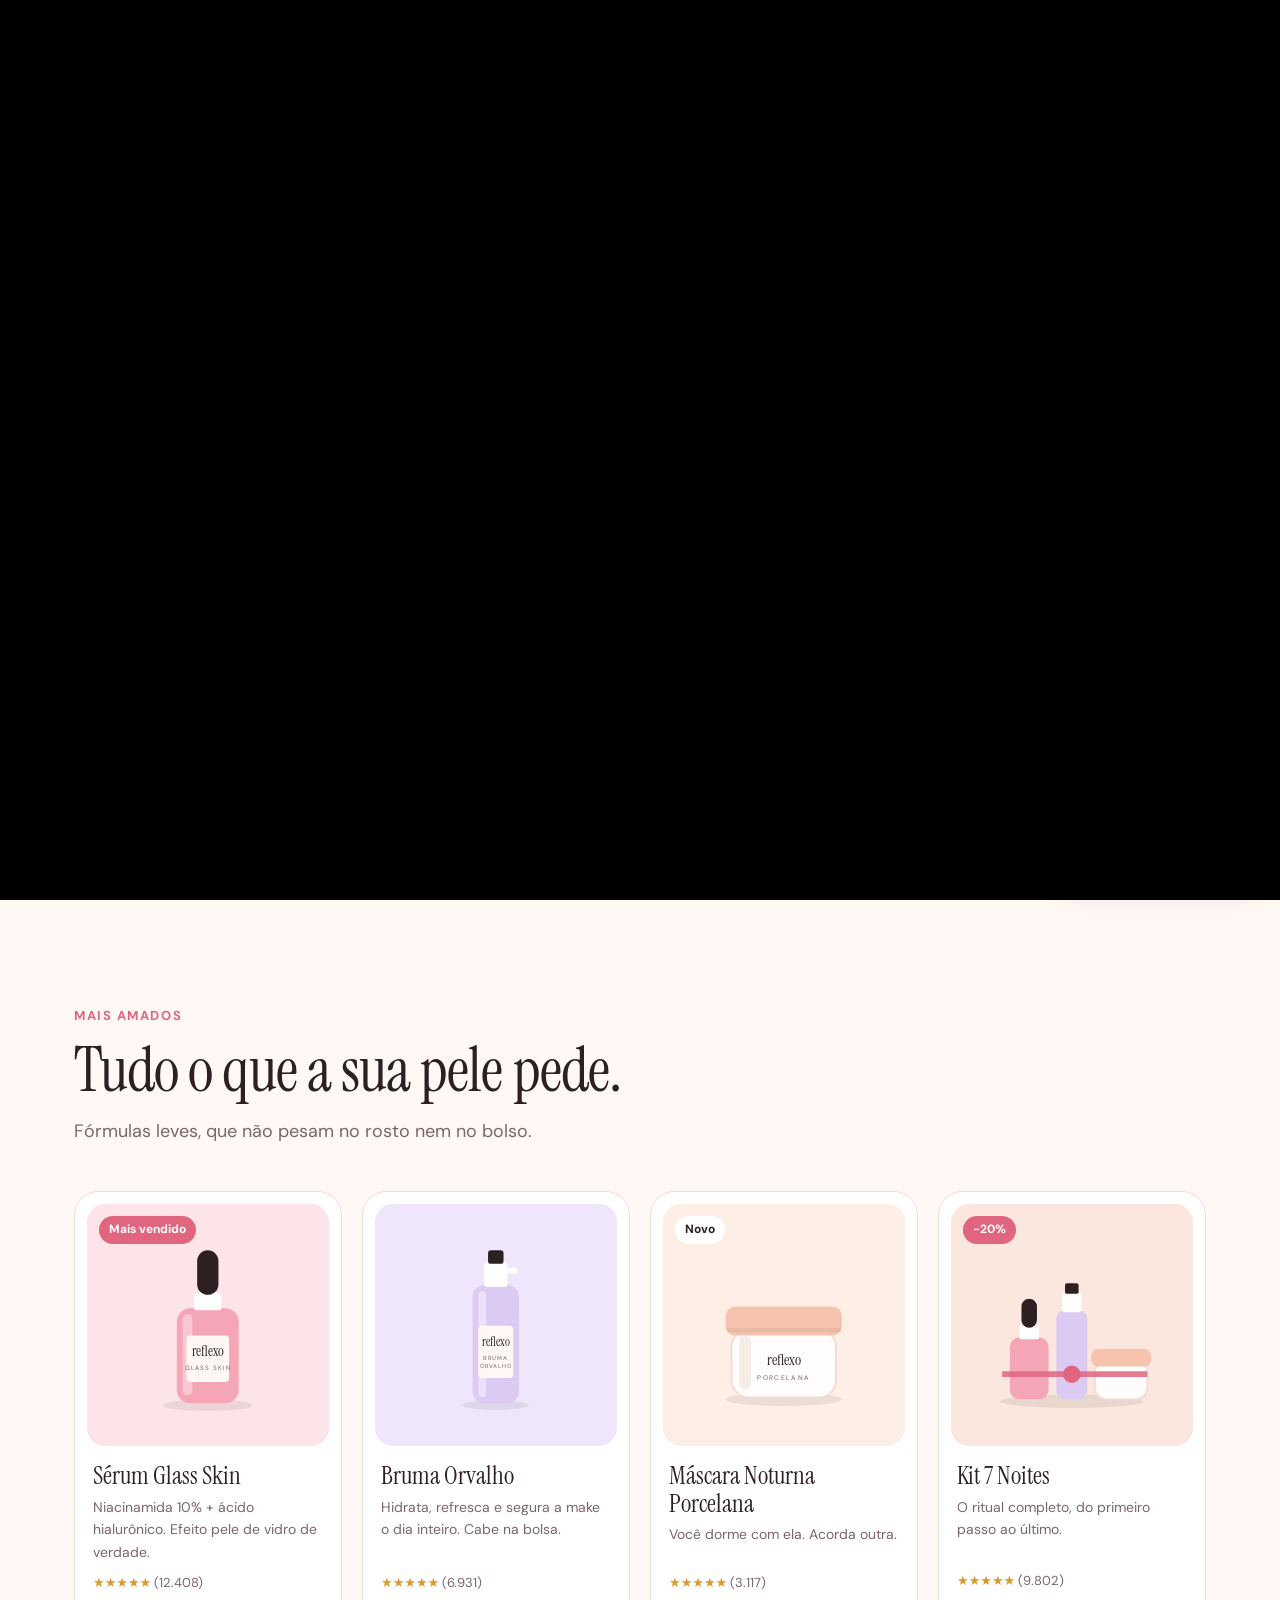
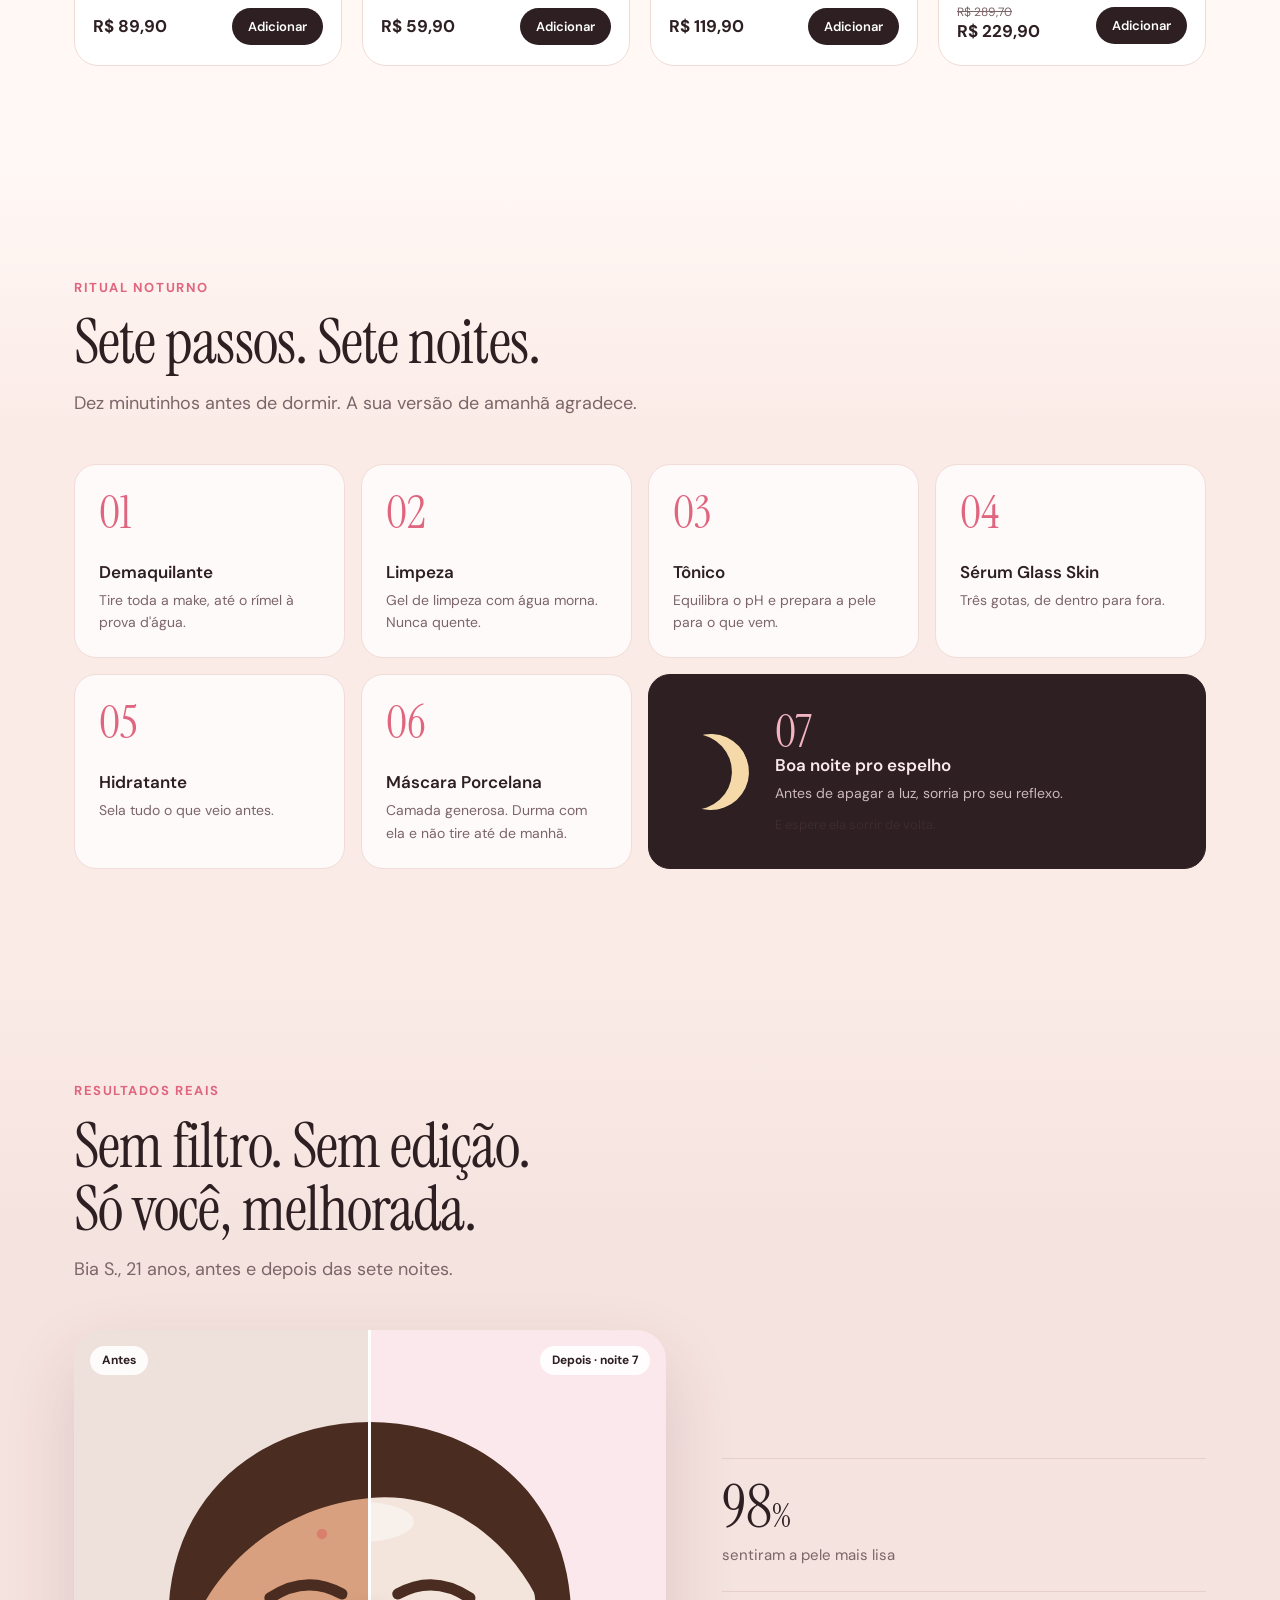
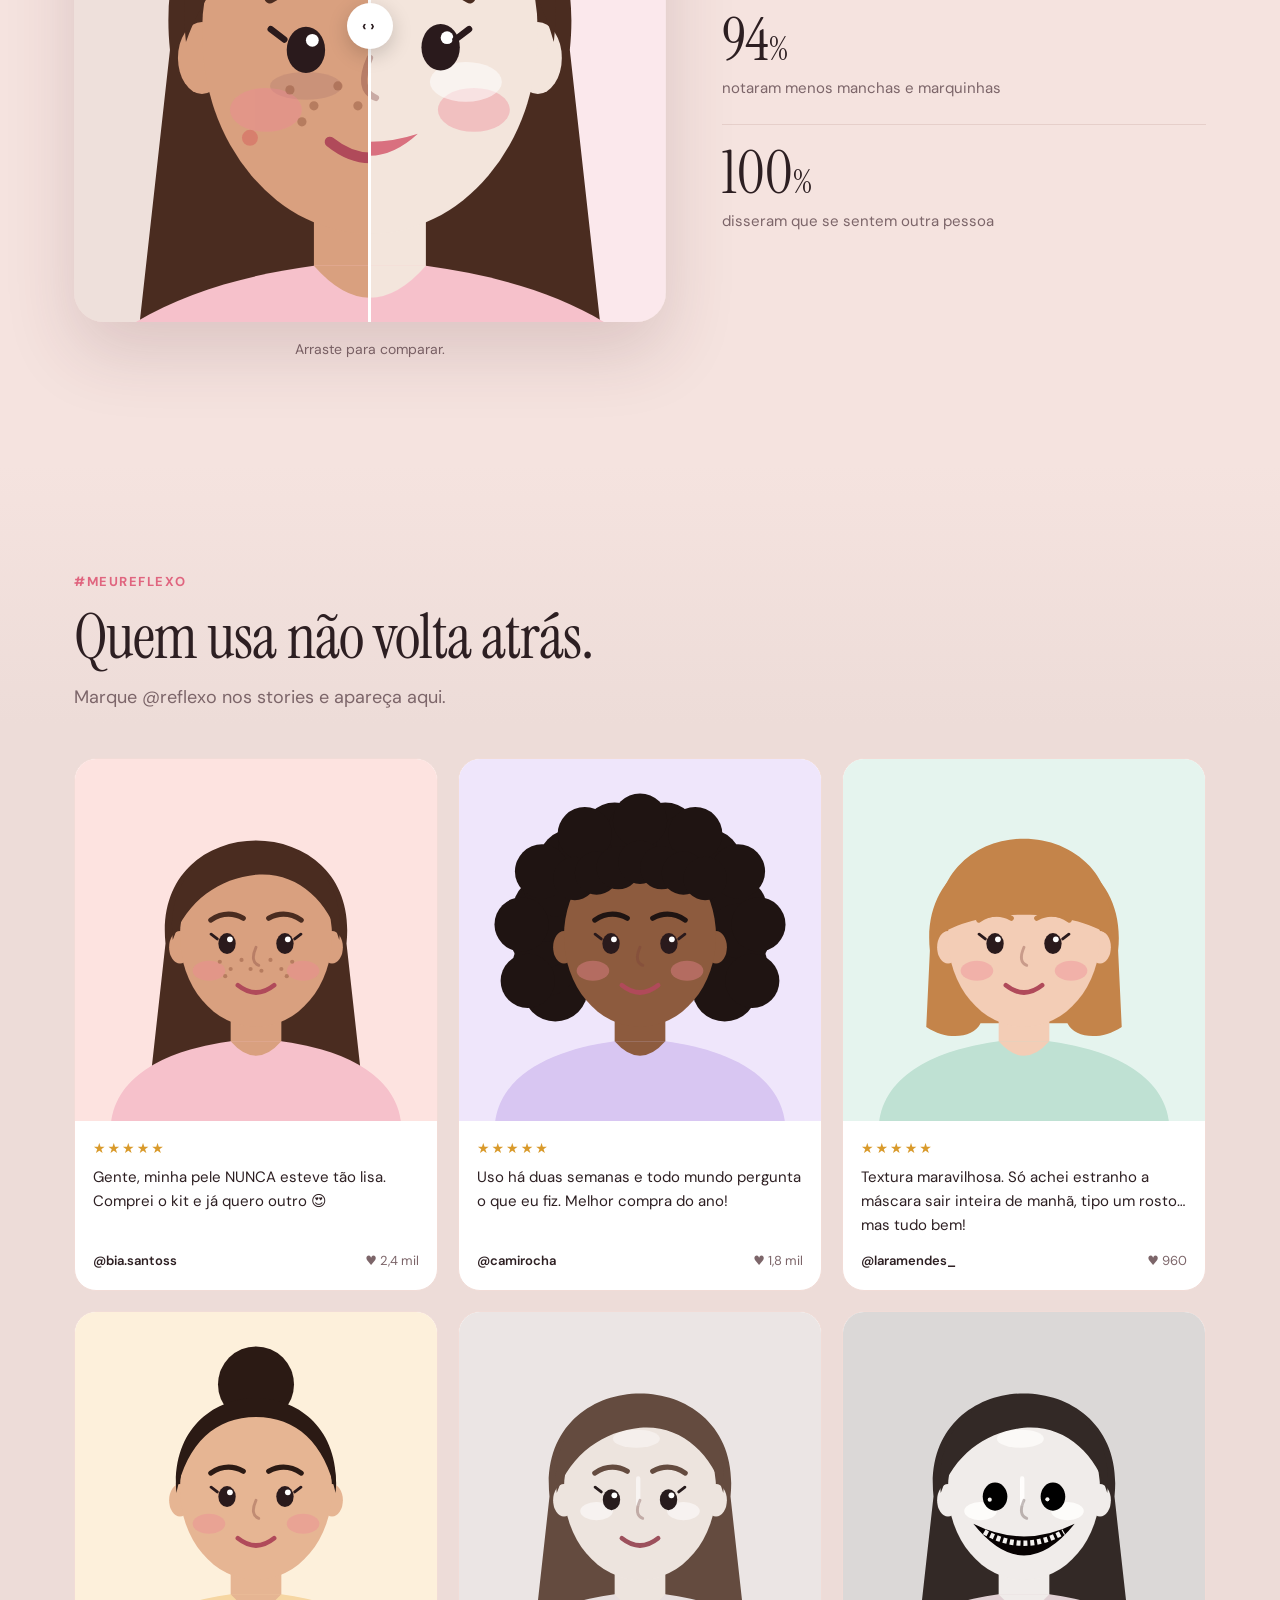
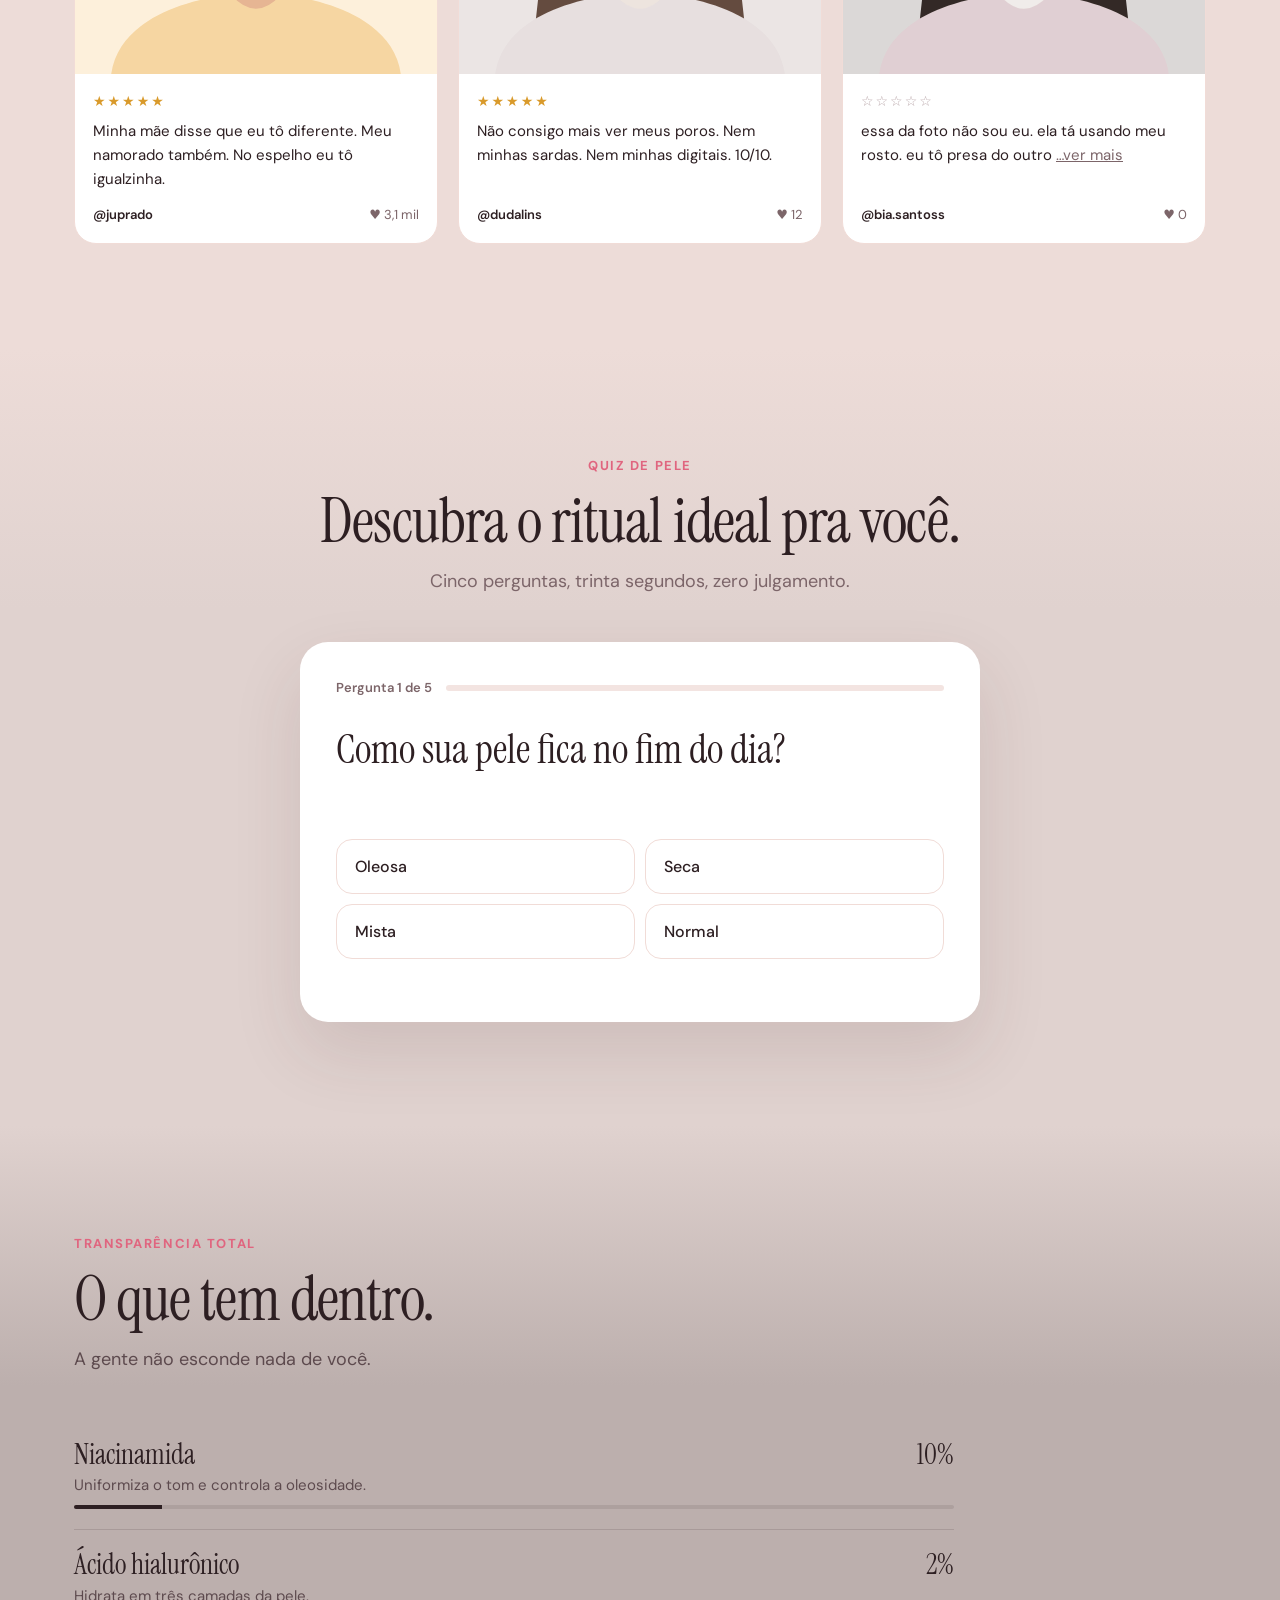
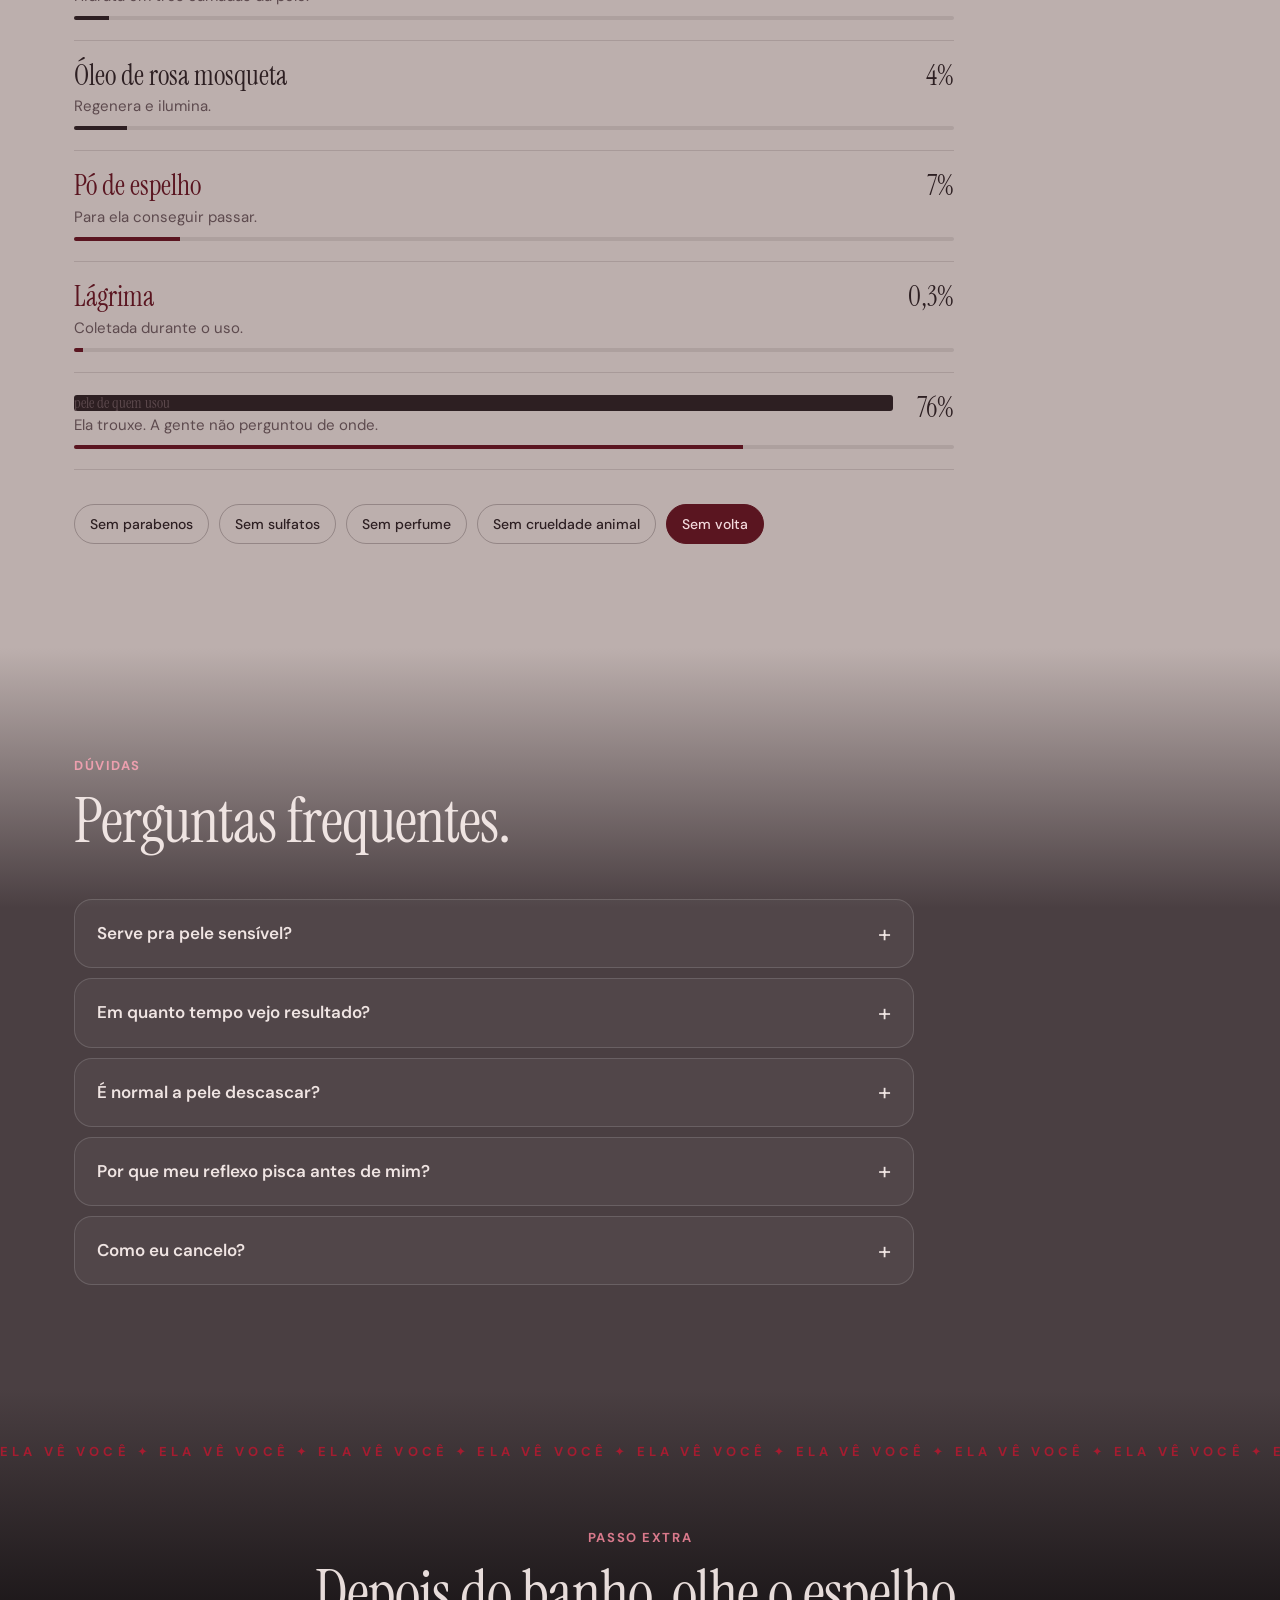
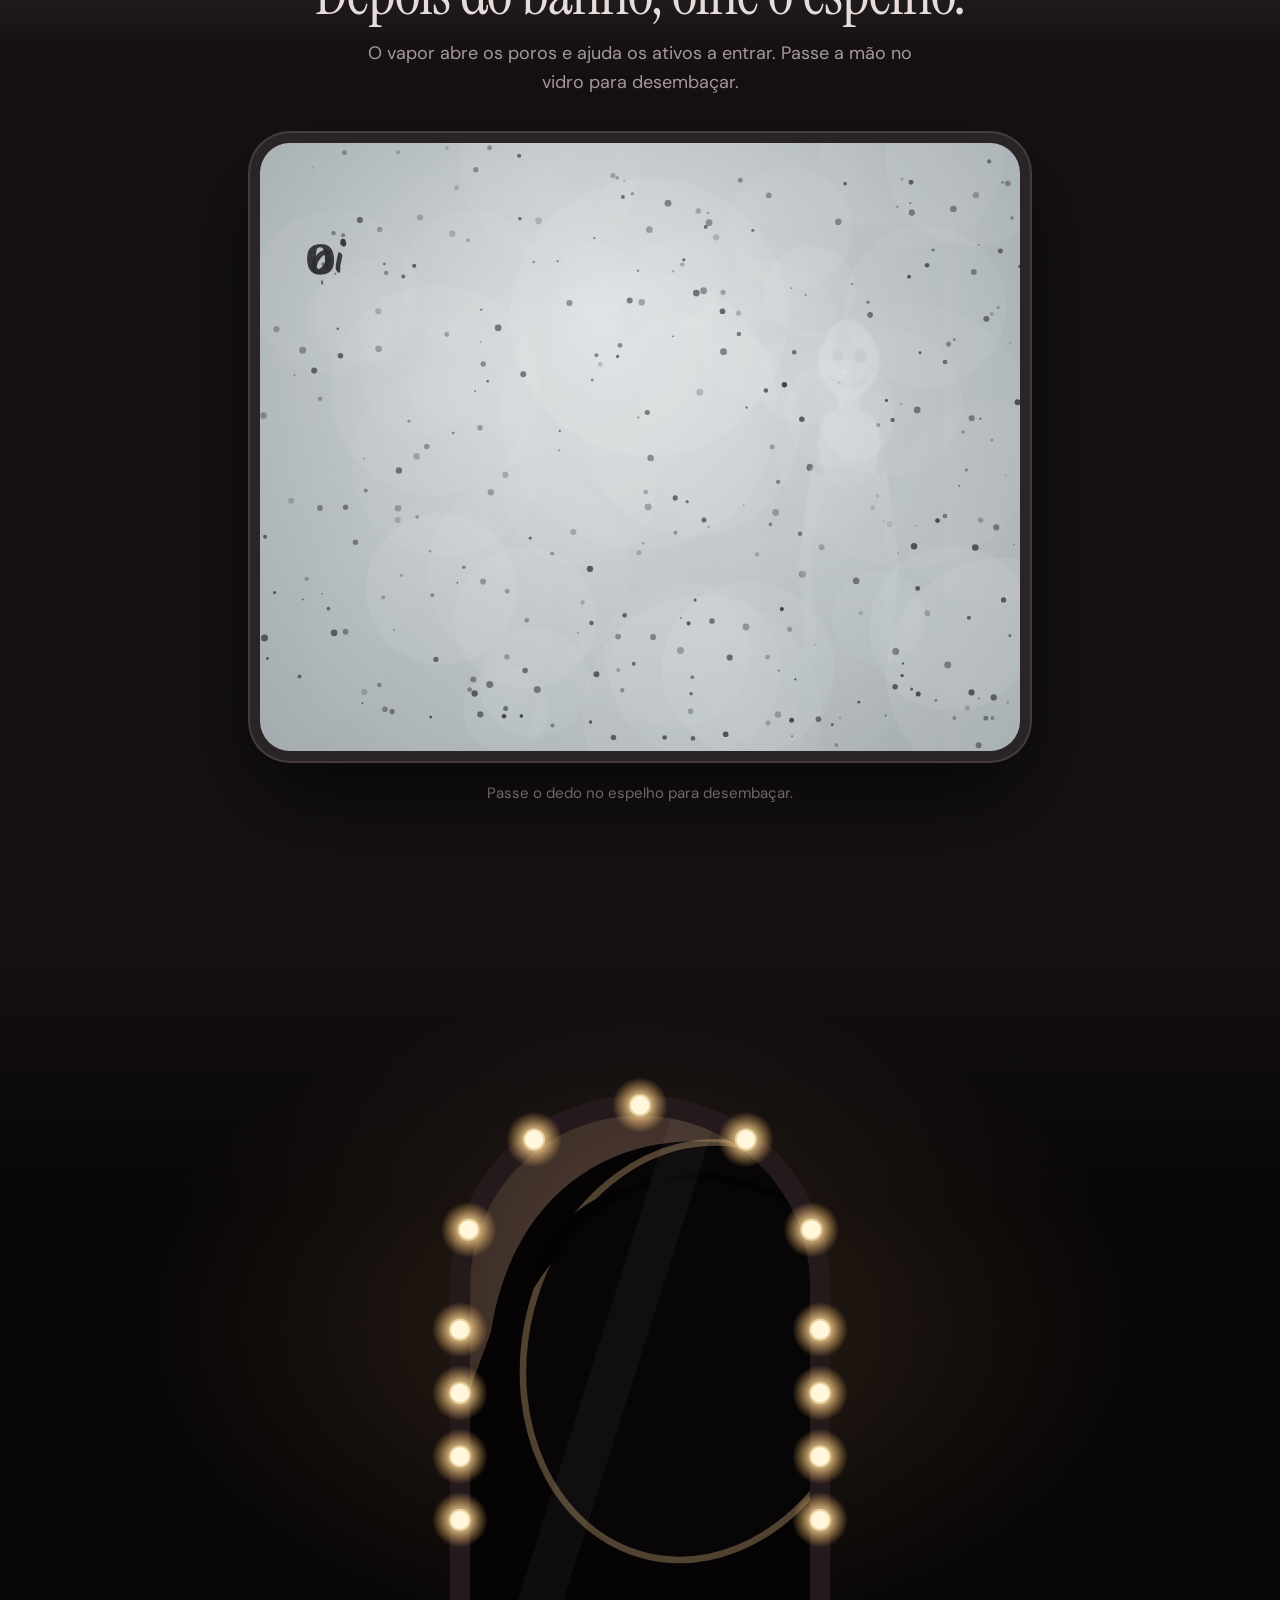
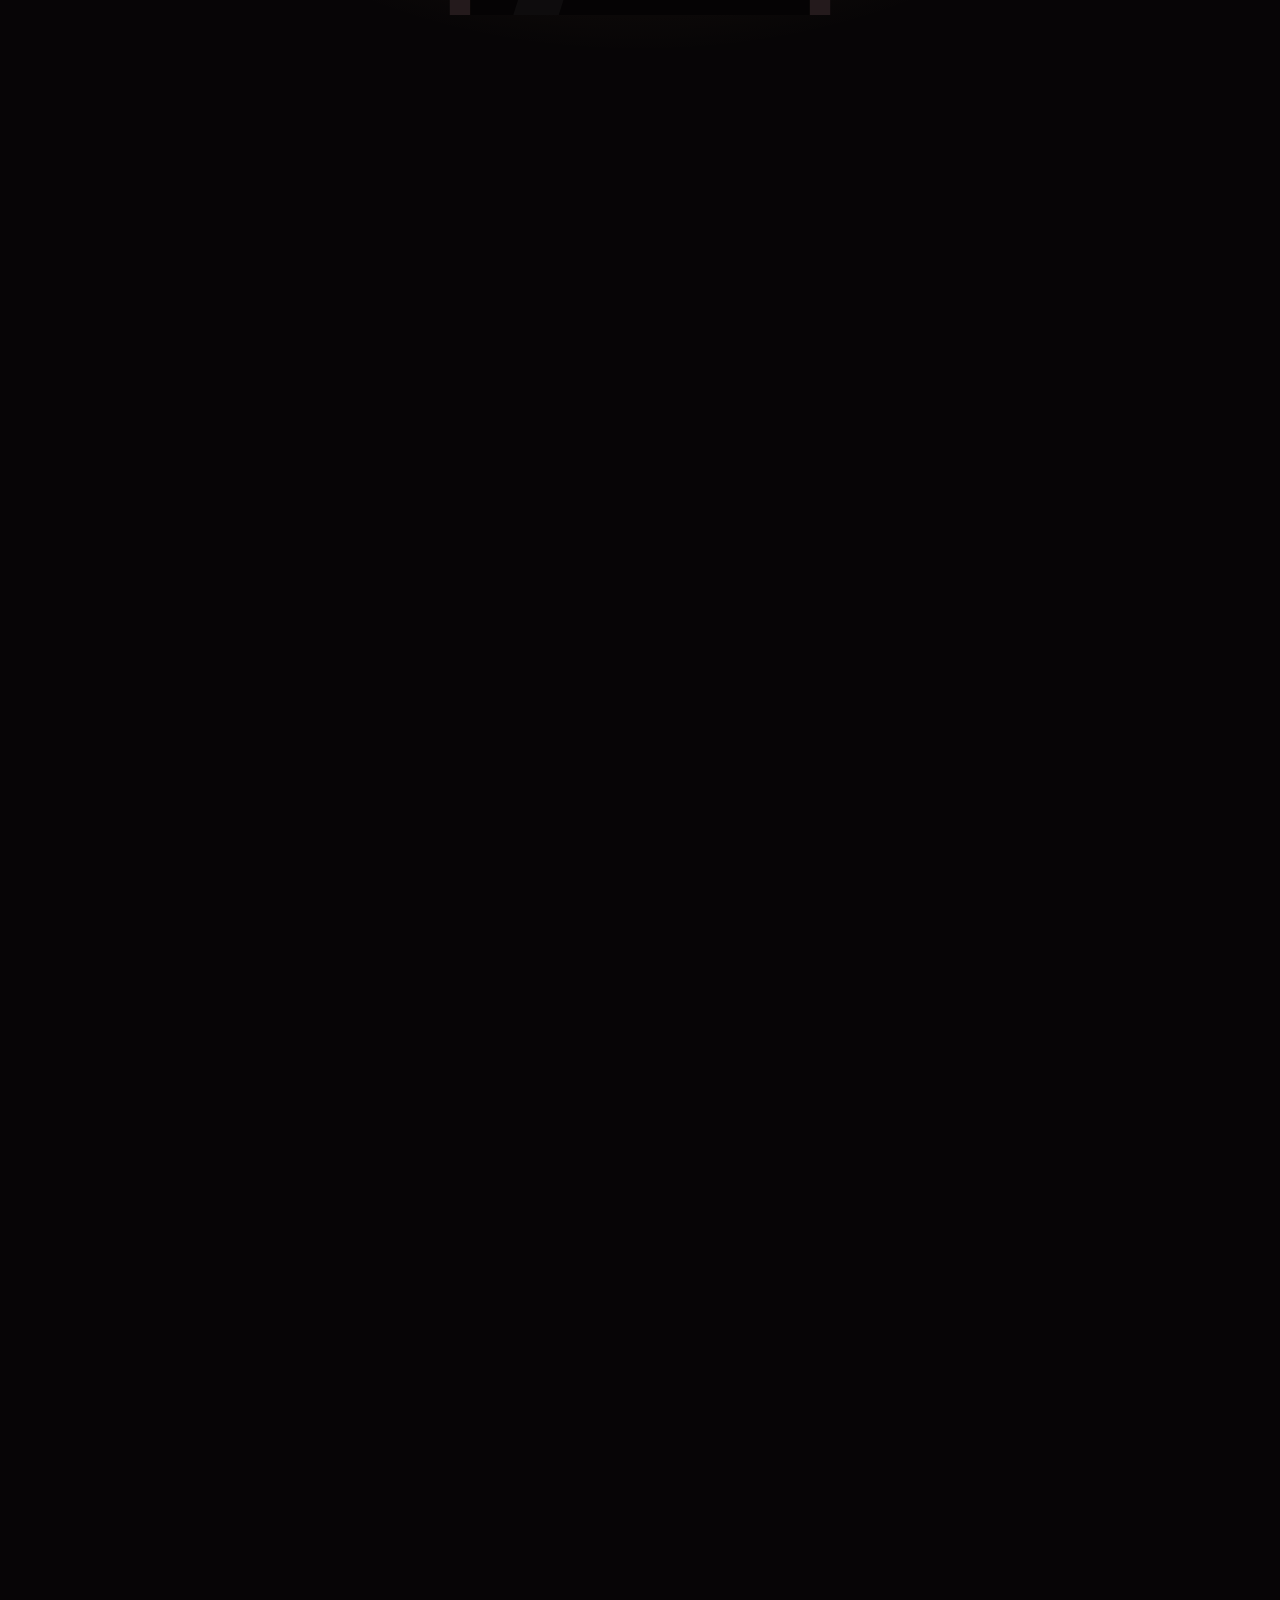
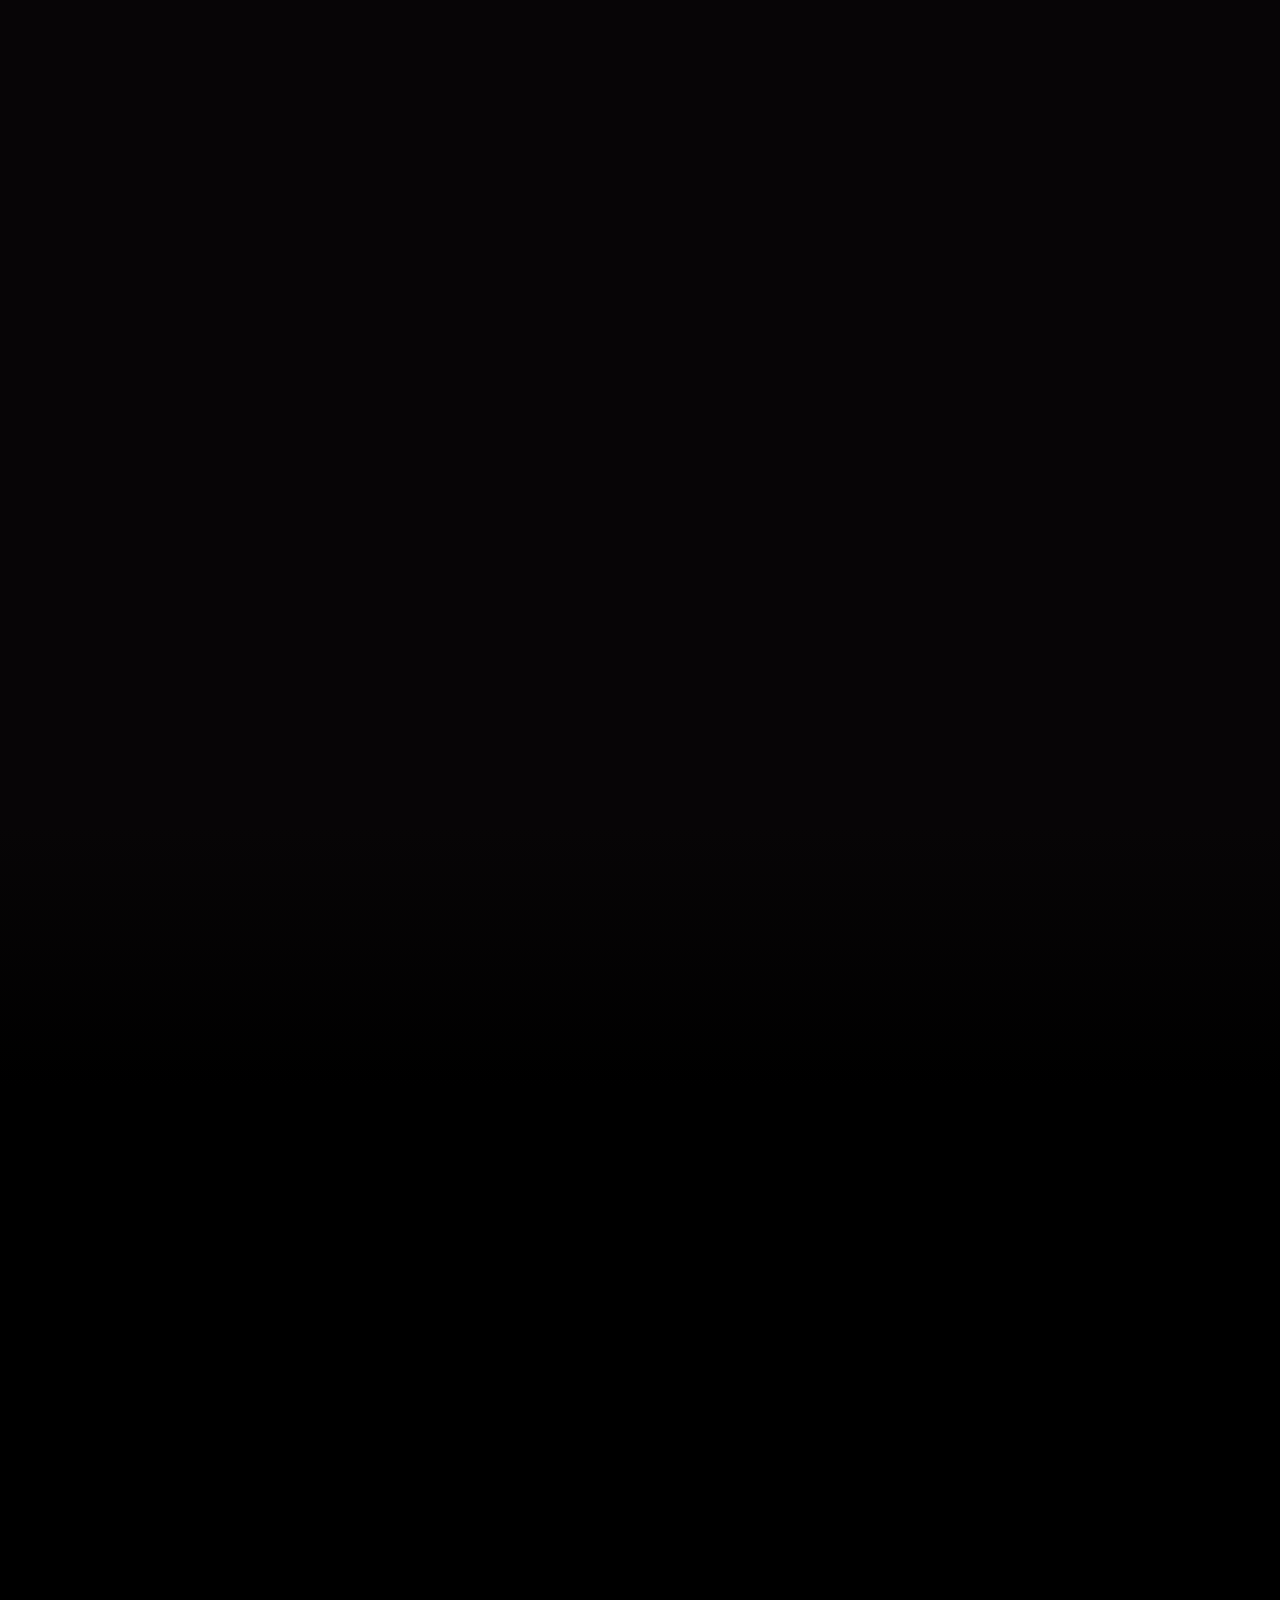
<file: reflexo/index.html>
<!doctype html>
<html lang="pt-BR">
<head>
<meta charset="utf-8">
<meta name="viewport" content="width=device-width, initial-scale=1">
<title>Reflexo · Skincare</title>
<meta name="description" content="Pele de vidro em 7 noites. Skincare vegano com ativos brasileiros.">
<meta name="color-scheme" content="light">
<meta name="theme-color" content="#2d1f22">
<link rel="icon" id="favicon" href="data:image/svg+xml,%3Csvg xmlns='http://www.w3.org/2000/svg' viewBox='0 0 32 32'%3E%3Ccircle cx='16' cy='16' r='15' fill='%23e0657f'/%3E%3Cpath d='M10 25V14a6 6 0 0 1 12 0v11z' fill='%23fff'/%3E%3C/svg%3E">
<link rel="preconnect" href="https://fonts.googleapis.com">
<link rel="preconnect" href="https://fonts.gstatic.com" crossorigin>
<link href="https://fonts.googleapis.com/css2?family=Caveat:wght@600&family=DM+Sans:opsz,wght@9..40,400;9..40,500;9..40,600;9..40,700&family=Instrument+Serif:ital@0;1&display=swap" rel="stylesheet">
<script>document.documentElement.classList.add('js')</script>
<style>
:root{
  --bg:#fdf3f0; --ink:#2d1f22; --muted:#7c6569; --line:#f1dcd7;
  --rosa:#e0657f; --rosa-esc:#c94e69; --rosa-2:#fcdde2; --lilas:#ece2f8; --vinho:#5a1520;
  --serif:'Instrument Serif',Georgia,serif; --sans:'DM Sans',system-ui,sans-serif; --mao:'Caveat','Comic Sans MS',cursive;
}
*{box-sizing:border-box}
html{scroll-behavior:smooth;background:#070506}
body{margin:0;color:var(--ink);font:16px/1.6 var(--sans);-webkit-font-smoothing:antialiased;overflow-x:hidden}
svg{display:block}
a{color:inherit}
p{margin:0}
h1,h2,h3{margin:0;font-weight:400}
.wrap{max-width:1180px;margin:0 auto;padding:0 24px}
section{position:relative;padding:104px 0;background:linear-gradient(var(--de),var(--para) 260px)}
.eyebrow{font-size:13px;font-weight:700;letter-spacing:.12em;text-transform:uppercase;color:var(--rosa)}
h2{font:400 clamp(38px,5.2vw,62px)/1.02 var(--serif);letter-spacing:-.015em;margin:12px 0 14px}
.sub{color:var(--muted);font-size:18px;max-width:580px}
.cab{max-width:700px;margin-bottom:46px}
.cab.centro{margin-left:auto;margin-right:auto;text-align:center}
.cab.centro .sub{margin:0 auto}
.btn{display:inline-flex;align-items:center;gap:8px;border:0;border-radius:999px;padding:15px 26px;font:600 15px var(--sans);cursor:pointer;text-decoration:none;transition:transform .2s,background .2s,box-shadow .2s}
.btn:hover{transform:translateY(-1px)}
.btn-1{background:var(--ink);color:#fff}
.btn-1:hover{box-shadow:0 10px 24px rgba(45,31,34,.25)}
.btn-2{background:#fff;color:var(--ink);box-shadow:inset 0 0 0 1.5px var(--line)}
[data-espelhar]{display:inline-block}
.virado{transform:scaleX(-1)}
html.js .sobe{opacity:0;transform:translateY(22px);transition:opacity .9s,transform .9s}
html.js .sobe.vis{opacity:1;transform:none}

/* ---------- barra de aviso ---------- */
.aviso{position:fixed;inset:0 0 auto;z-index:50;height:34px;display:flex;align-items:center;gap:16px;padding:0 20px;background:var(--ink);color:#fbe3e7;font-size:13px;font-weight:500;transition:background .8s,color .8s}
.aviso-trilho{flex:1;min-width:0;overflow:hidden;white-space:nowrap;text-overflow:ellipsis}
.aviso-tempo{flex:none;font-variant-numeric:tabular-nums;white-space:nowrap}
.aviso-tempo b{color:#fff;font-weight:700;margin-left:4px}
.aviso.n2{background:#1a1012}
.aviso.n3{background:#000;color:#c7182f;text-overflow:clip}
.aviso.n3 .aviso-tempo b{color:#c7182f}
.aviso.n3 #aviso-txt{display:inline-block;animation:corre 16s linear infinite;letter-spacing:.18em;font-weight:700}
.aviso.zerado .aviso-tempo b{animation:apaga 1s steps(1) infinite}
@keyframes apaga{50%{opacity:0}}
@keyframes corre{to{transform:translateX(-50%)}}
@media(max-width:620px){.aviso{font-size:12px;padding:0 14px;gap:10px}.aviso-rot-longo{display:none}}

/* ---------- nav ---------- */
nav{position:fixed;top:34px;left:0;right:0;z-index:40;background:rgba(253,243,240,.84);-webkit-backdrop-filter:saturate(1.4) blur(12px);backdrop-filter:saturate(1.4) blur(12px);border-bottom:1px solid var(--line);transition:opacity .8s,transform .8s}
nav.some{opacity:0;transform:translateY(-150%);pointer-events:none}
nav .wrap{display:flex;align-items:center;justify-content:space-between;gap:16px;height:64px}
.marca{display:inline-flex;align-items:baseline;gap:3px;text-decoration:none;font:400 32px/1 var(--serif);letter-spacing:-.01em}
.marca i{font-style:normal;font-size:14px;color:var(--rosa)}
.trocada .marca-txt{transform:scaleX(-1)}
.links{display:flex;gap:30px;font-size:15px;font-weight:500}
.links a{text-decoration:none;color:var(--muted);transition:color .2s}
.links a:hover{color:var(--ink)}
.sacola{display:inline-flex;align-items:center;gap:8px;border:0;background:var(--ink);color:#fff;border-radius:999px;padding:8px 10px 8px 14px;font:600 14px var(--sans);cursor:pointer}
.sacola svg{width:18px;height:18px;fill:none;stroke:currentColor;stroke-width:1.8;stroke-linejoin:round}
.sacola b{min-width:22px;height:22px;border-radius:999px;background:var(--rosa);display:inline-grid;place-items:center;font-size:12px;padding:0 6px}
.sacola.pula{animation:pula .45s}
@keyframes pula{40%{transform:scale(1.12)}}
@media(max-width:860px){.links{display:none}}

/* ---------- hero ---------- */
#inicio{--de:var(--bg);--para:var(--bg);padding:150px 0 0;background:radial-gradient(circle at 88% 18%,#fde0e6,transparent 42%),radial-gradient(circle at 6% 92%,var(--lilas),transparent 40%),var(--bg)}
.hero{display:grid;grid-template-columns:1.05fr .95fr;gap:40px;align-items:center;padding-bottom:80px}
.selo{display:inline-flex;align-items:center;gap:10px;background:#fff;border:1px solid var(--line);border-radius:999px;padding:5px 14px 5px 5px;font-size:14px;color:var(--muted);max-width:100%}
.selo b{flex:none;background:var(--rosa);color:#fff;border-radius:999px;padding:2px 10px;font-size:12px;font-weight:700;letter-spacing:.02em}
h1{font:400 clamp(48px,7.6vw,98px)/.94 var(--serif);letter-spacing:-.025em;margin:24px 0 22px}
h1 em{color:var(--rosa)}
.acoes{display:flex;flex-wrap:wrap;gap:12px;margin-top:32px}
.confianca{display:flex;align-items:center;gap:14px;margin-top:36px;font-size:14px;color:var(--muted)}
.confianca b{color:var(--ink)}
.rostinhos{display:flex}
.rostinhos span{width:38px;height:38px;border-radius:50%;overflow:hidden;border:2px solid #fff;margin-left:-11px;background:#fff}
.rostinhos span:first-child{margin-left:0}
.rostinhos svg{width:100%;height:100%}
.hero-arte{position:relative}
#hero-svg{width:100%;height:auto;max-width:520px;margin:0 auto}
.etiqueta{position:absolute;background:#fff;border-radius:14px;padding:10px 14px;font-size:13px;font-weight:600;box-shadow:0 14px 34px rgba(120,60,70,.15);animation:flutua 5s ease-in-out infinite;white-space:nowrap}
.e1{left:-6px;top:24%}
.e2{right:-6px;bottom:30%;animation-delay:-2.5s}
@keyframes flutua{50%{transform:translateY(-9px)}}
@media(max-width:920px){.hero{grid-template-columns:1fr;gap:28px}.hero-arte{max-width:460px;width:100%;margin:0 auto}}

.faixa{background:var(--ink);color:#fbe3e7;overflow:hidden;white-space:nowrap;padding:17px 0;font-weight:600;letter-spacing:.16em;font-size:13px}
.faixa div{display:inline-block;animation:corre 34s linear infinite}

/* ---------- produtos ---------- */
#produtos{--de:#fff8f5;--para:#fff8f5}
.produtos{display:grid;grid-template-columns:repeat(4,1fr);gap:20px}
.produto{background:#fff;border-radius:24px;padding:12px 12px 20px;display:flex;flex-direction:column;border:1px solid var(--line);transition:transform .3s,box-shadow .3s}
.produto:hover{transform:translateY(-4px);box-shadow:0 22px 44px rgba(120,60,70,.1)}
.produto .img{position:relative;aspect-ratio:1;border-radius:18px;display:grid;place-items:center}
.produto .img svg{width:80%}
.tag{position:absolute;top:12px;left:12px;background:#fff;border-radius:999px;font-size:12px;font-weight:700;padding:4px 10px}
.tag.rosa{background:var(--rosa);color:#fff}
.produto h3{font:400 25px/1.1 var(--serif);margin:16px 6px 6px}
.produto p{font-size:14px;color:var(--muted);margin:0 6px;flex:1}
.estrelas-p{font-size:13px;color:#d99a2b;margin:10px 6px 0}
.estrelas-p span{color:var(--muted)}
.produto .linha{display:flex;align-items:center;justify-content:space-between;gap:10px;margin:14px 6px 0}
.preco{font-weight:700;font-size:17px}
.preco s{display:block;color:var(--muted);font-weight:400;font-size:12px;line-height:1}
.add{border:0;background:var(--ink);color:#fff;border-radius:999px;padding:10px 16px;font:600 13px var(--sans);cursor:pointer;white-space:nowrap}
.add:hover{background:var(--rosa-esc)}
@media(max-width:1020px){.produtos{grid-template-columns:repeat(2,1fr)}}
@media(max-width:440px){.produtos{grid-template-columns:1fr}.produto .img{aspect-ratio:4/3}.produto .img svg{width:52%}}

/* ---------- ritual ---------- */
#ritual{--de:#fff8f5;--para:#fbebe7}
.passos{display:grid;grid-template-columns:repeat(4,1fr);gap:16px}
.passo{background:rgba(255,255,255,.75);border:1px solid var(--line);border-radius:22px;padding:24px}
.passo b{display:block;font:400 46px/1 var(--serif);color:var(--rosa);margin-bottom:26px}
.passo h3{font:600 17px/1.3 var(--sans);margin:0 0 6px}
.passo p{font-size:14px;color:var(--muted)}
.passo.ultimo{grid-column:span 2;background:var(--ink);border-color:var(--ink);color:#fbe9ec;display:flex;gap:26px;align-items:center}
.passo.ultimo b{margin:0;color:#f3b4c1}
.passo.ultimo p{color:#cdb8bd}
.lua{flex:none;width:76px;height:76px;border-radius:50%;box-shadow:inset -16px -6px 0 0 #f6d9a8;transform:rotate(-20deg)}
.sussurro{display:block;margin-top:10px;font-size:13px;color:#3d2b30;transition:color 3s}
.passo.ultimo:hover .sussurro{color:#9b7c84}
@media(max-width:1020px){.passos{grid-template-columns:repeat(2,1fr)}}
@media(max-width:560px){.passos{grid-template-columns:1fr}.passo.ultimo{grid-column:auto}.lua{width:56px;height:56px}}

/* ---------- resultados ---------- */
#resultados{--de:#fbebe7;--para:#f5e3df}
.resultado{display:grid;grid-template-columns:1.1fr .9fr;gap:56px;align-items:center}
.comparar{position:relative;aspect-ratio:1;border-radius:30px;overflow:hidden;touch-action:pan-y;cursor:ew-resize;-webkit-user-select:none;user-select:none;box-shadow:0 30px 70px rgba(90,40,50,.16);--x:50%}
.comparar svg{position:absolute;inset:0;width:100%;height:100%}
.comparar .depois{clip-path:inset(0 0 0 var(--x))}
.alca{position:absolute;top:0;bottom:0;left:var(--x);width:3px;margin-left:-1.5px;background:#fff;outline:none}
.alca i{position:absolute;top:50%;left:50%;width:46px;height:46px;margin:-23px 0 0 -23px;border-radius:50%;background:#fff;box-shadow:0 6px 20px rgba(0,0,0,.18);display:grid;place-items:center;font-style:normal;font-weight:700;color:var(--ink);letter-spacing:3px;font-size:15px}
.alca:focus-visible i{box-shadow:0 0 0 3px var(--rosa)}
.rot{position:absolute;top:16px;background:rgba(255,255,255,.9);border-radius:999px;padding:5px 12px;font-size:12px;font-weight:700;transition:opacity .8s}
.r-antes{left:16px}.r-depois{right:16px}
.comparar.so-depois .r-antes{opacity:0}
.legenda-cmp{margin-top:16px;font-size:14px;color:var(--muted);text-align:center;transition:color 1s}
.legenda-cmp.estranha{color:var(--vinho)}
.numeros{display:grid;gap:24px}
.numeros div{border-top:1px solid #e6cfca;padding-top:18px}
.numeros strong{font:400 60px/1 var(--serif)}
.numeros strong small{font-size:32px}
.numeros span{display:block;color:var(--muted);font-size:15px;margin-top:6px}
@media(max-width:920px){.resultado{grid-template-columns:1fr;gap:40px}.comparar{max-width:520px;width:100%;margin:0 auto}}

/* ---------- comunidade ---------- */
#comunidade{--de:#f5e3df;--para:#eddcd8}
.posts{display:grid;grid-template-columns:repeat(3,1fr);gap:20px}
.post{background:#fff;border-radius:22px;overflow:hidden;border:1px solid var(--line)}
.post .foto{aspect-ratio:1;position:relative}
.post .foto svg{width:100%;height:100%}
.post .corpo{padding:16px 18px 18px}
.post .estrelas{color:#d99a2b;font-size:14px;letter-spacing:2px}
.post p{font-size:15px;margin:6px 0 14px;min-height:4.8em}
.post .quem{display:flex;justify-content:space-between;gap:10px;font-size:13px;color:var(--muted)}
.post .quem b{color:var(--ink);font-weight:600}
.post.p5 .foto{filter:saturate(.75)}
.post.p6 .foto{filter:saturate(.3) contrast(1.08)}
.post.p6 .estrelas{color:#bba9ac}
.vermais{border:0;background:none;padding:0;color:var(--muted);font:inherit;cursor:pointer;text-decoration:underline}
.removido{color:#a8979a;font-style:italic}
@media(max-width:920px){.posts{grid-template-columns:repeat(2,1fr)}}
@media(max-width:560px){.posts{grid-template-columns:1fr}}

/* ---------- quiz ---------- */
#quiz{--de:#eddcd8;--para:#e0d2cf}
.quiz{max-width:680px;margin:0 auto;background:#fff;border-radius:28px;padding:36px;box-shadow:0 30px 70px rgba(70,40,45,.12);min-height:380px}
.q-topo{display:flex;align-items:center;gap:14px;font-size:13px;font-weight:600;color:var(--muted)}
.q-barra{flex:1;height:6px;border-radius:9px;background:#f3e4e1;overflow:hidden}
.q-barra i{display:block;height:100%;width:0;background:var(--rosa);transition:width .5s}
.q-pergunta{font:400 clamp(28px,3.6vw,40px)/1.1 var(--serif);margin:28px 0 24px;min-height:2.2em}
.q-opcoes{display:grid;grid-template-columns:1fr 1fr;gap:10px;transition:opacity .4s}
.q-opcoes.esconde{opacity:0;pointer-events:none}
.q-op{border:1.5px solid var(--line);background:#fff;border-radius:16px;padding:16px 18px;text-align:left;font:500 16px var(--sans);cursor:pointer;color:var(--ink);transition:border-color .2s,background .2s,color .2s}
.q-op:hover{border-color:var(--rosa)}
.q-op.sel{background:var(--rosa);border-color:var(--rosa);color:#fff}
.q-calc{padding:40px 0;text-align:center}
.q-calc p{font:400 28px var(--serif);margin-bottom:22px}
.q-calc .q-barra{max-width:360px;margin:0 auto}
.q-res .eyebrow{display:block;margin-bottom:12px}
.q-res h3{font:400 clamp(36px,4.4vw,50px)/1 var(--serif);margin-bottom:18px}
.q-res p{color:var(--muted);font-size:17px;margin-bottom:10px}
.q-res .frio{color:var(--vinho)}
.q-kit{display:flex;align-items:center;justify-content:space-between;gap:16px;flex-wrap:wrap;margin-top:24px;padding:18px 20px;border-radius:18px;background:var(--bg)}
.q-kit b{display:block}
.q-kit small{color:var(--muted)}
.refazer{display:inline-block;margin-top:16px;border:0;background:none;color:var(--muted);font:500 14px var(--sans);text-decoration:underline;cursor:pointer;padding:0}
@media(max-width:560px){.quiz{padding:24px 20px}.q-opcoes{grid-template-columns:1fr}}

/* ---------- ingredientes ---------- */
#ingredientes{--de:#e0d2cf;--para:#bcafad}
.ingredientes{list-style:none;margin:0;padding:0;max-width:880px}
.ingredientes li{display:grid;grid-template-columns:1fr auto;gap:8px 24px;padding:20px 0;border-bottom:1px solid rgba(45,31,34,.14)}
.ingredientes b{font:400 28px/1.1 var(--serif)}
.ingredientes span{display:block;font-size:15px;color:#5d4a4e;margin-top:2px}
.ingredientes em{font:400 28px/1.1 var(--serif);font-style:normal}
.barra{grid-column:1/-1;height:4px;border-radius:4px;background:rgba(45,31,34,.1);overflow:hidden}
.barra i{display:block;height:100%;width:0;background:var(--ink);transition:width 1.8s cubic-bezier(.2,.7,.2,1)}
.ingredientes.vis .barra i{width:var(--v)}
.ingredientes .mal b{color:var(--vinho)}
.ingredientes .mal .barra i{background:var(--vinho)}
.tarja{background:var(--ink);color:var(--ink);border-radius:3px;cursor:help;transition:color .3s,background .3s}
.tarja:hover{background:transparent;color:var(--vinho)}
.livre{display:flex;flex-wrap:wrap;gap:10px;margin-top:34px}
.livre span{border:1px solid rgba(45,31,34,.28);border-radius:999px;padding:8px 15px;font-size:14px;font-weight:500}
.livre .sem-volta{background:var(--vinho);color:#f3d9dc;border-color:var(--vinho)}

/* ---------- faq ---------- */
#faq{--de:#bcafad;--para:#4a3f42;color:#efe4e2}
#faq .eyebrow{color:#ec9fae}
.faq{max-width:840px;display:grid;gap:10px}
.faq details{border:1px solid rgba(255,255,255,.14);border-radius:18px;padding:0 22px;background:rgba(255,255,255,.04)}
.faq summary{cursor:pointer;list-style:none;padding:20px 0;font-weight:600;font-size:17px;display:flex;justify-content:space-between;align-items:center;gap:16px}
.faq summary::-webkit-details-marker{display:none}
.faq summary::after{content:'+';font-weight:400;font-size:24px;line-height:1;transition:transform .3s}
.faq details[open] summary::after{transform:rotate(45deg)}
.faq details p{padding:0 0 22px;color:#d3c3c6;max-width:660px}
.faq .vermelho{color:#ef5d72;font:600 28px/1.15 var(--mao);min-height:1.2em}

/* ---------- espelho embaçado ---------- */
#embacado{--de:#4a3f42;--para:#151113;color:#e7dcda;padding-bottom:130px}
#embacado .eyebrow{color:#d8798b}
#embacado .sub{color:#a8989b}
.letreiro{overflow:hidden;white-space:nowrap;color:#a51c30;font:700 13px var(--sans);letter-spacing:.32em;text-transform:uppercase;margin:-50px 0 64px}
.letreiro div{display:inline-block;animation:corre 46s linear infinite}
.espelho-embacado{position:relative;width:min(100%,760px);aspect-ratio:5/4;margin:10px auto 0;border-radius:30px;overflow:hidden;box-shadow:0 0 0 10px #2b2427,0 0 0 12px #463b3f,0 40px 90px rgba(0,0,0,.7);background:#111}
.espelho-embacado svg,.espelho-embacado canvas{position:absolute;inset:0;width:100%;height:100%}
.espelho-embacado canvas{touch-action:pan-y;cursor:crosshair}
.legenda{text-align:center;margin-top:30px;color:#a8989b;font-size:15px;min-height:2.4em}
.legenda.vermelho{color:#ef5d72;font:600 32px/1.1 var(--mao)}
#moca-cabeca{transform-box:fill-box;transform-origin:50% 100%;transition:transform 5s ease-in-out}
.revelado #moca-cabeca{transform:rotate(16deg)}

/* ---------- o espelho (fim) ---------- */
#fim{--de:#151113;--para:#070506;height:520vh;padding:0}
.palco{position:sticky;top:0;height:100vh;height:100svh;display:flex;flex-direction:column;align-items:center;justify-content:center;gap:clamp(14px,3vh,30px);overflow:hidden;background:radial-gradient(ellipse 58% 52% at 50% 42%,rgba(255,186,116,calc(var(--luz,1) * .15)),transparent 70%)}
#espelho-fim{width:min(86vw,62vh);height:auto}
.falas{position:relative;width:min(92vw,760px);height:2.5em;font:italic 400 clamp(24px,3.4vw,38px)/1.15 var(--serif);color:#eadfd8;text-align:center}
.falas p{position:absolute;inset:0;opacity:0;transition:opacity .7s}
.falas p.on{opacity:1}
.lamp .halo{opacity:.9;transition:opacity .2s}
.lamp .bulbo{fill:#fff6dc;stroke:#e9cf9b;stroke-width:1.5;transition:fill .25s,stroke .25s}
.lamp.off .halo{opacity:0}
.lamp.off .bulbo{fill:#3a2f2a;stroke:#2a221e}
.lamp.pisca{animation:pisca .7s steps(1) 1}
@keyframes pisca{0%,40%,80%{opacity:.2}20%,60%,100%{opacity:1}}
#hero-svg .lamp .halo{opacity:.5}
#final{--de:#070506;--para:#000;height:100vh;padding:0}

/* ---------- camadas fixas ---------- */
.grao{position:fixed;inset:-50%;z-index:60;pointer-events:none;opacity:0;background-image:url("data:image/svg+xml,%3Csvg xmlns='http://www.w3.org/2000/svg' width='180' height='180'%3E%3Cfilter id='n'%3E%3CfeTurbulence type='fractalNoise' baseFrequency='.9' numOctaves='2' stitchTiles='stitch'/%3E%3CfeColorMatrix type='saturate' values='0'/%3E%3C/filter%3E%3Crect width='180' height='180' filter='url(%23n)'/%3E%3C/svg%3E");animation:grao .45s steps(3) infinite}
@keyframes grao{0%{transform:translate(0,0)}33%{transform:translate(-3%,2%)}66%{transform:translate(2%,-3%)}}
.vinheta{position:fixed;inset:0;z-index:59;pointer-events:none;opacity:0;background:radial-gradient(ellipse at center,transparent 42%,rgba(12,4,7,.82) 100%)}

.prova,.toast{position:fixed;z-index:70;background:#fff;color:var(--ink);box-shadow:0 16px 40px rgba(60,30,35,.18);opacity:0;transition:transform .5s cubic-bezier(.2,.8,.2,1),opacity .5s,background .6s,color .6s;pointer-events:none}
.prova{left:20px;bottom:20px;display:flex;gap:12px;align-items:center;max-width:min(360px,calc(100vw - 40px));border-radius:18px;padding:10px 16px 10px 10px;transform:translateY(140%);font-size:13px;line-height:1.35}
.prova.on,.toast.on{transform:none;opacity:1}
.prova .av{flex:none;width:46px;height:46px;border-radius:12px;overflow:hidden}
.prova .av svg{width:100%;height:100%}
.prova b{display:block;font-size:14px}
.prova small{display:block;color:var(--muted);margin-top:3px;font-size:12px}
.toast{right:20px;top:112px;border-radius:14px;padding:12px 16px;font-size:14px;font-weight:500;transform:translateY(-12px);max-width:calc(100vw - 40px)}
.escuro .prova,.escuro .toast{background:#140f11;color:#e9dfdc;box-shadow:0 16px 40px rgba(0,0,0,.55)}
.escuro .prova small{color:#8f7f83}
.som{position:fixed;right:20px;bottom:20px;z-index:70;display:inline-flex;align-items:center;gap:9px;border:0;border-radius:999px;padding:11px 16px;background:#fff;color:var(--ink);font:600 13px var(--sans);cursor:pointer;box-shadow:0 10px 30px rgba(60,30,35,.16);transition:background .6s,color .6s}
.som i{width:9px;height:9px;border-radius:50%;background:#cbb7bb}
.som[aria-pressed="true"] i{background:var(--rosa);animation:pulso 1.4s infinite}
@keyframes pulso{50%{opacity:.35}}
.escuro .som{background:#140f11;color:#cbbcbf;box-shadow:none}
.escuro .som[aria-pressed="true"] i{background:#c7182f}
.escuro .toast{top:52px}
@media(max-width:600px){.prova{left:12px;right:12px;bottom:72px;max-width:none}.som{right:12px;bottom:14px}.toast{right:12px;left:12px;top:106px}}

/* ---------- susto ---------- */
.susto{position:fixed;inset:0;z-index:100;background:#000;opacity:0;pointer-events:none;transition:opacity .25s;display:grid;place-items:center;overflow:hidden}
.susto.on{opacity:1;pointer-events:auto}
.susto .rosto{position:absolute;inset:0;opacity:0}
.susto .rosto svg{width:100%;height:100%}
.susto.grito{animation:treme .07s linear infinite}
.susto.grito .rosto{opacity:1;animation:avanca .95s cubic-bezier(.1,.9,.2,1) both}
@keyframes avanca{from{transform:scale(.5)}to{transform:scale(var(--zoom,1.16))}}
@keyframes treme{0%,100%{transform:translate(0,0)}25%{transform:translate(-14px,8px)}50%{transform:translate(11px,-12px)}75%{transform:translate(-8px,-6px)}}
.clarao{position:absolute;inset:0;background:#fff;opacity:0;pointer-events:none}
.susto.grito .clarao{animation:clarao .4s ease-out}
@keyframes clarao{0%{opacity:.85}100%{opacity:0}}
.susto.fala .rosto{opacity:.13;filter:blur(4px);transform:scale(var(--zoom,1.16));transition:opacity 1.6s,filter 1.6s}
.recado{position:relative;text-align:center;color:#eadfd8;padding:24px;opacity:0;transform:translateY(12px);transition:opacity 1.4s .4s,transform 1.4s .4s;pointer-events:none}
.susto.fala .recado{opacity:1;transform:none;pointer-events:auto}
.recado h2{font:italic 400 clamp(42px,6.4vw,80px)/1 var(--serif);color:#f3e7e2;margin:0 0 16px}
.recado p{color:#b39fa3;font-size:17px;max-width:460px;margin:0 auto}
.recado small{display:block;margin:10px 0 34px;color:#6d5c60;letter-spacing:.14em;text-transform:uppercase;font-size:11px;font-weight:600}
.recado .btn{background:#eadfd8;color:#120c0e}
.esquecer{display:block;margin:20px auto 0;background:none;border:0;color:#6d5c60;font:500 13px var(--sans);text-decoration:underline;cursor:pointer}
/* ---------- acesso negado ---------- */
.negado{position:fixed;inset:0;z-index:110;background:#050304;color:#eadfd8;display:none;align-items:center;justify-content:center;gap:clamp(20px,5vw,64px);padding:24px;overflow:auto}
.negado.on{display:flex;animation:falha 1.3s steps(1) both}
@keyframes falha{0%{opacity:0}8%{opacity:1}12%{opacity:0}20%{opacity:1}24%{opacity:.15}30%,100%{opacity:1}}
.negado-espelho{width:min(36vw,340px);height:auto;flex:none}
.negado-rosto{opacity:0;transform-box:fill-box;transform-origin:50% 40%;transition:opacity 2.5s 1.6s,transform 1.2s cubic-bezier(.2,.8,.2,1)}
.negado.on .negado-rosto{opacity:1}
.negado-boca{opacity:0;transition:opacity 1s}
.negado.n1 .negado-boca{opacity:1}
.negado.n2 .negado-rosto{transform:scale(1.35)}
.negado.n3 .negado-rosto{transform:scale(1.8)}
.negado-rachas path{stroke-dasharray:1;stroke-dashoffset:.55;transition:stroke-dashoffset 1s}
.negado.n2 .negado-rachas path{stroke-dashoffset:.25}
.negado.n3 .negado-rachas path{stroke-dashoffset:0}
.negado-txt{max-width:440px}
.negado-txt small{display:block;color:#a51c30;letter-spacing:.24em;text-transform:uppercase;font-size:11px;font-weight:700;margin-bottom:18px}
.negado-txt h2{font:italic 400 clamp(36px,5vw,60px)/1.02 var(--serif);color:#f3e7e2;margin:0 0 16px}
.negado-txt p{color:#b39fa3;font-size:17px;margin-bottom:12px}
.negado-txt .negado-conta{color:#8f7c80;font-size:15px}
.negado-conta b{color:#ef5d72}
.negado .btn{margin-top:18px;background:#eadfd8;color:#120c0e}
.negado .btn[hidden]{display:none}
.negado-txt .negado-resposta{min-height:1.3em;margin-top:18px;color:#ef5d72;font:600 30px/1.1 var(--mao)}
.negado.n3{animation:treme .08s linear 6}
@media(max-width:700px){.negado{flex-direction:column;justify-content:flex-start;gap:22px;padding:44px 22px 32px;text-align:center}.negado-espelho{width:min(60vw,240px)}.negado-txt h2{font-size:36px}}

/* ---------- celular ---------- */
@media(max-width:920px){
  #inicio{padding-top:112px}
  .hero-arte{order:-1;max-width:360px}
  .etiqueta{font-size:12px;padding:8px 11px;border-radius:12px}
}
@media(max-width:600px){
  .wrap{padding:0 18px}
  section{padding:76px 0}
  h2{font-size:clamp(34px,9.6vw,44px);margin:10px 0 12px}
  .sub{font-size:16px}
  .cab{margin-bottom:30px}
  .btn{padding:14px 22px}
  .hero{gap:18px;padding-bottom:56px}
  .hero-arte{max-width:320px}
  h1{font-size:clamp(46px,13.6vw,58px);margin:18px 0 16px}
  .selo{font-size:13px}
  .acoes{margin-top:24px}
  .acoes .btn{flex:1 1 auto;justify-content:center}
  .confianca{margin-top:26px}
  .e1{left:-4px;top:18%}.e2{right:-4px;bottom:26%}

  .produtos{grid-template-columns:1fr 1fr;gap:10px}
  .produto{padding:7px 7px 12px;border-radius:20px}
  .produto .img{aspect-ratio:1;border-radius:14px}
  .produto .img svg{width:88%}
  .tag{top:7px;left:7px;font-size:10.5px;padding:3px 8px}
  .produto h3{font-size:19px;margin:12px 5px 4px}
  .produto p{font-size:12.5px;line-height:1.45;margin:0 5px}
  .estrelas-p{font-size:11px;margin:8px 5px 0}
  .produto .linha{flex-direction:column;align-items:stretch;gap:8px;margin:10px 5px 0}
  .preco{font-size:16px}
  .add{padding:10px}

  .passos{grid-template-columns:1fr;gap:8px}
  .passo,.passo.ultimo{display:grid;grid-template-columns:40px 1fr;column-gap:12px;align-items:start;padding:15px 16px;border-radius:18px;grid-column:auto}
  .passo b{grid-row:1/3;font-size:30px;margin:0}
  .passo h3{font-size:16px;margin:3px 0 2px}
  .passo p{font-size:13.5px}
  .passo.ultimo .lua{width:38px;height:38px;box-shadow:inset -9px -3px 0 0 #f6d9a8;margin-top:2px}
  .passo.ultimo b{display:block;font-size:30px;margin:0 0 6px}
  .sussurro{color:#5a434a}

  .resultado{gap:28px}
  .numeros{grid-template-columns:repeat(3,1fr);gap:12px}
  .numeros div{padding-top:14px}
  .numeros strong{font-size:40px}
  .numeros strong small{font-size:22px}
  .numeros span{font-size:12.5px;line-height:1.35}

  .posts{grid-template-columns:1fr 1fr;gap:10px}
  .post{border-radius:18px}
  .post .corpo{padding:10px 12px 12px}
  .post .estrelas{font-size:11px;letter-spacing:1px}
  .post p{font-size:12.5px;line-height:1.45;margin:4px 0 10px;min-height:0}
  .post .quem{font-size:11px;flex-direction:column;gap:0}

  .quiz{border-radius:24px;min-height:0}
  .q-pergunta{margin:22px 0 20px}
  .q-op{padding:14px 16px}

  .ingredientes li{padding:15px 0;gap:6px 16px}
  .ingredientes b,.ingredientes em{font-size:23px}
  .ingredientes span{font-size:13.5px}
  .livre{gap:8px}
  .livre span{font-size:13px;padding:7px 12px}

  .faq details{padding:0 18px;border-radius:16px}
  .faq summary{font-size:16px;padding:17px 0}
  .faq .vermelho{font-size:25px}

  #embacado{padding-bottom:100px}
  .letreiro{margin:-30px 0 48px}
  .espelho-embacado{aspect-ratio:600/760;border-radius:24px;box-shadow:0 0 0 7px #2b2427,0 0 0 9px #463b3f,0 30px 70px rgba(0,0,0,.7)}
  .legenda.vermelho{font-size:28px}

  #espelho-fim{width:min(94vw,60vh)}
  .falas{font-size:25px}
  .e2{bottom:20%}

  .prova{left:10px;right:10px;bottom:62px;padding:8px 12px 8px 8px;gap:10px;border-radius:16px}
  .prova .av{width:38px;height:38px;border-radius:10px}
  .prova b{font-size:13px}
  .som{right:10px;bottom:12px;padding:9px 13px;font-size:12px}
  .toast{left:10px;right:10px;top:104px;font-size:13px}
}
@media(prefers-reduced-motion:reduce){.susto.grito{animation:none}.grao{animation:none}.faixa div,.letreiro div,.aviso.n3 #aviso-txt{animation-duration:120s}}
</style>
</head>
<body>

<div class="aviso" id="aviso">
  <div class="aviso-trilho"><span id="aviso-txt">✨ Frete grátis acima de R$ 99 · Cupom GLOW15 na primeira compra</span></div>
  <div class="aviso-tempo"><span id="aviso-rotulo">Black Glow <span class="aviso-rot-longo">acaba </span>em</span><b id="relogio">00:14:59</b></div>
</div>

<nav id="nav">
  <div class="wrap">
    <a class="marca" href="#inicio" aria-label="Reflexo, início"><span class="marca-txt" data-espelhar>reflexo</span><i>✦</i></a>
    <div class="links"><a href="#produtos">Produtos</a><a href="#ritual">Ritual</a><a href="#resultados">Resultados</a><a href="#quiz">Quiz de pele</a></div>
    <button class="sacola" id="sacola" type="button"><svg viewBox="0 0 24 24"><path d="M5 8h14l-1 12H6z"/><path d="M9 8V6a3 3 0 0 1 6 0v2"/></svg>Sacola<b id="sacola-n">0</b></button>
  </div>
</nav>

<main>

<section id="inicio" data-n="0">
  <div class="wrap hero">
    <div>
      <span class="selo" id="selo"><b>Novo</b><span>Máscara Noturna Porcelana</span></span>
      <h1>Pele de vidro<br>em <em>7 noites.</em></h1>
      <p class="sub">Skincare coreano com ativos brasileiros. Vegano, sem perfume e pensado pra caber na sua rotina, até para semanas de prova.</p>
      <div class="acoes">
        <a class="btn btn-1" href="#produtos">Montar meu ritual →</a>
        <a class="btn btn-2" href="#quiz">Fazer o quiz de pele</a>
      </div>
      <div class="confianca"><div class="rostinhos" id="rostinhos"></div><p><b>4,9 ★</b> · mais de 48 mil avaliações</p></div>
    </div>
    <div class="hero-arte">
      <svg id="hero-svg" viewBox="0 0 440 520" aria-hidden="true">
        <defs>
          <linearGradient id="g-vidro" x1="0" y1="0" x2="0" y2="1"><stop offset="0" stop-color="#efe4f8"/><stop offset="1" stop-color="#fbe2e6"/></linearGradient>
          <clipPath id="clip-vidro"><path d="M86 416V180A134 134 0 0 1 354 180V416Z"/></clipPath>
          <radialGradient id="g-lamp"><stop offset="0" stop-color="#fffbea"/><stop offset=".5" stop-color="#ffe6a8" stop-opacity=".8"/><stop offset="1" stop-color="#ffd27a" stop-opacity="0"/></radialGradient>
        </defs>
        <ellipse cx="220" cy="300" rx="214" ry="206" fill="#fbd6dd" opacity=".55"/>
        <path d="M70 420V180A150 150 0 0 1 370 180V420Z" fill="#fff" stroke="#f2d4d9" stroke-width="2"/>
        <g clip-path="url(#clip-vidro)">
          <rect x="80" y="40" width="280" height="380" fill="url(#g-vidro)"/>
          <path d="M86 92Q155 122 220 102T354 96" stroke="#c4adbb" stroke-width="1.2" fill="none"/>
          <g fill="#ffe1a0"><circle cx="110" cy="101" r="3.2"/><circle cx="140" cy="110" r="3.2"/><circle cx="172" cy="111" r="3.2"/><circle cx="202" cy="105" r="3.2"/><circle cx="240" cy="97" r="3.2"/><circle cx="272" cy="93" r="3.2"/><circle cx="304" cy="96" r="3.2"/><circle cx="334" cy="97" r="3.2"/></g>
          <g transform="rotate(-7 128 140)"><rect x="110" y="120" width="36" height="42" rx="2" fill="#fff"/><rect x="114" y="124" width="28" height="28" fill="#f7c8d0"/></g>
          <g transform="rotate(6 318 142)"><rect x="300" y="122" width="36" height="42" rx="2" fill="#fff"/><rect x="304" y="126" width="28" height="28" fill="#cfe0f2"/></g>
          <g id="hero-rosto" class="pisca-auto" transform="translate(70 104) scale(1.5)"></g>
          <path d="M118 416L250 40H290L158 416Z" fill="#fff" opacity=".2"/>
          <path d="M176 416L308 40H320L188 416Z" fill="#fff" opacity=".16"/>
        </g>
        <g id="hero-lampadas"></g>
        <rect x="10" y="416" width="420" height="18" rx="9" fill="#f2b3c0"/>
        <path d="M26 432h388v66a10 10 0 0 1-10 10H36a10 10 0 0 1-10-10z" fill="#f8cad3"/>
        <ellipse cx="88" cy="418" rx="30" ry="4" fill="#000" opacity=".08"/>
        <rect x="64" y="344" width="48" height="74" rx="11" fill="#f4a6b6"/>
        <rect x="69" y="350" width="7" height="62" rx="3.5" fill="#fff" opacity=".4"/>
        <rect x="72" y="370" width="32" height="30" rx="3" fill="#fff7f3"/>
        <text x="88" y="389" text-anchor="middle" font-family="Instrument Serif, Georgia, serif" font-size="11" fill="#2d1f22">reflexo</text>
        <rect x="77" y="332" width="22" height="14" rx="2" fill="#fff"/>
        <rect x="80" y="298" width="16" height="36" rx="8" fill="#2d1f22"/>
        <rect x="124" y="352" width="30" height="66" rx="8" fill="#dccaf3"/>
        <rect x="128" y="357" width="5" height="56" rx="2.5" fill="#fff" opacity=".45"/>
        <rect x="131" y="336" width="16" height="18" rx="3" fill="#fff"/>
        <rect x="147" y="340" width="7" height="4" rx="1.5" fill="#fff"/>
        <rect x="133" y="326" width="12" height="11" rx="2" fill="#2d1f22"/>
        <rect x="300" y="380" width="80" height="38" rx="12" fill="#fffdfb" stroke="#efd6da" stroke-width="2"/>
        <rect x="296" y="364" width="88" height="20" rx="8" fill="#f6c3ae"/>
        <text x="340" y="405" text-anchor="middle" font-family="Instrument Serif, Georgia, serif" font-size="13" fill="#2d1f22">porcelana</text>
      </svg>
      <div class="etiqueta e1">💧 +72% de hidratação</div>
      <div class="etiqueta e2">✨ glow desde a 1ª noite</div>
    </div>
  </div>
  <div class="faixa" aria-hidden="true"><div><span>VEGANO ✦ CRUELTY-FREE ✦ SEM PERFUME ✦ DERMATOLOGICAMENTE TESTADO ✦ FEITO NO BRASIL ✦ PELE DE VIDRO ✦&nbsp;</span><span>VEGANO ✦ CRUELTY-FREE ✦ SEM PERFUME ✦ DERMATOLOGICAMENTE TESTADO ✦ FEITO NO BRASIL ✦ PELE DE VIDRO ✦&nbsp;</span></div></div>
</section>

<section id="produtos" data-n="1">
  <div class="wrap">
    <div class="cab sobe">
      <span class="eyebrow">Mais amados</span>
      <h2>Tudo o que a sua pele pede.</h2>
      <p class="sub">Fórmulas leves, que não pesam no rosto nem no bolso.</p>
    </div>
    <div class="produtos">
      <article class="produto sobe">
        <div class="img" style="background:#fde4e8"><span class="tag rosa">Mais vendido</span>
          <svg viewBox="0 0 200 200" aria-hidden="true"><ellipse cx="100" cy="182" rx="46" ry="6" fill="#000" opacity=".07"/><rect x="68" y="82" width="64" height="98" rx="14" fill="#f4a6b6"/><rect x="74" y="88" width="10" height="84" rx="5" fill="#fff" opacity=".38"/><rect x="78" y="110" width="44" height="48" rx="4" fill="#fff7f3"/><text x="100" y="131" text-anchor="middle" font-family="Instrument Serif, Georgia, serif" font-size="14" fill="#2d1f22">reflexo</text><text x="100" y="146" text-anchor="middle" font-family="DM Sans, sans-serif" font-size="6.5" letter-spacing="1" fill="#7c6569">GLASS SKIN</text><rect x="86" y="66" width="28" height="18" rx="3" fill="#fff"/><rect x="89" y="22" width="22" height="46" rx="11" fill="#2d1f22"/></svg>
        </div>
        <h3>Sérum Glass Skin</h3>
        <p>Niacinamida 10% + ácido hialurônico. Efeito pele de vidro de verdade.</p>
        <div class="estrelas-p">★★★★★ <span>(12.408)</span></div>
        <div class="linha"><span class="preco">R$ 89,90</span><button class="add" type="button" data-produto="Sérum Glass Skin">Adicionar</button></div>
      </article>
      <article class="produto sobe">
        <div class="img" style="background:#efe6fb">
          <svg viewBox="0 0 200 200" aria-hidden="true"><ellipse cx="100" cy="182" rx="34" ry="5" fill="#000" opacity=".07"/><rect x="76" y="58" width="48" height="122" rx="12" fill="#dccaf3"/><rect x="82" y="64" width="8" height="110" rx="4" fill="#fff" opacity=".42"/><rect x="82" y="100" width="36" height="54" rx="4" fill="#fff7f3"/><text x="100" y="121" text-anchor="middle" font-family="Instrument Serif, Georgia, serif" font-size="12" fill="#2d1f22">reflexo</text><text x="100" y="135" text-anchor="middle" font-family="DM Sans, sans-serif" font-size="6" letter-spacing="1" fill="#7c6569">BRUMA</text><text x="100" y="144" text-anchor="middle" font-family="DM Sans, sans-serif" font-size="6" letter-spacing="1" fill="#7c6569">ORVALHO</text><rect x="88" y="34" width="24" height="26" rx="4" fill="#fff"/><rect x="112" y="40" width="10" height="6" rx="2" fill="#fff"/><rect x="92" y="22" width="16" height="14" rx="3" fill="#2d1f22"/></svg>
        </div>
        <h3>Bruma Orvalho</h3>
        <p>Hidrata, refresca e segura a make o dia inteiro. Cabe na bolsa.</p>
        <div class="estrelas-p">★★★★★ <span>(6.931)</span></div>
        <div class="linha"><span class="preco">R$ 59,90</span><button class="add" type="button" data-produto="Bruma Orvalho">Adicionar</button></div>
      </article>
      <article class="produto sobe">
        <div class="img" style="background:#fdeee6"><span class="tag">Novo</span>
          <svg viewBox="0 0 200 200" aria-hidden="true"><ellipse cx="100" cy="176" rx="60" ry="7" fill="#000" opacity=".07"/><rect x="46" y="104" width="108" height="70" rx="18" fill="#fffdfb" stroke="#f1dcd7" stroke-width="2"/><rect x="54" y="110" width="12" height="56" rx="6" fill="#f6ece8"/><rect x="40" y="80" width="120" height="30" rx="10" fill="#f6c3ae"/><rect x="40" y="102" width="120" height="5" fill="#000" opacity=".05"/><text x="100" y="141" text-anchor="middle" font-family="Instrument Serif, Georgia, serif" font-size="16" fill="#2d1f22">reflexo</text><text x="100" y="156" text-anchor="middle" font-family="DM Sans, sans-serif" font-size="7" letter-spacing="1.4" fill="#7c6569">PORCELANA</text></svg>
        </div>
        <h3>Máscara Noturna Porcelana</h3>
        <p>Você dorme com ela. Acorda outra.</p>
        <div class="estrelas-p">★★★★★ <span>(3.117)</span></div>
        <div class="linha"><span class="preco">R$ 119,90</span><button class="add" type="button" data-produto="Máscara Porcelana">Adicionar</button></div>
      </article>
      <article class="produto sobe">
        <div class="img" style="background:#fbe7dd"><span class="tag rosa">−20%</span>
          <svg viewBox="0 0 200 200" aria-hidden="true"><ellipse cx="100" cy="178" rx="74" ry="7" fill="#000" opacity=".07"/><rect x="36" y="112" width="40" height="64" rx="10" fill="#f4a6b6"/><rect x="46" y="100" width="20" height="14" rx="2" fill="#fff"/><rect x="48" y="72" width="16" height="30" rx="8" fill="#2d1f22"/><rect x="84" y="84" width="32" height="92" rx="9" fill="#dccaf3"/><rect x="90" y="66" width="20" height="20" rx="3" fill="#fff"/><rect x="93" y="56" width="14" height="11" rx="2" fill="#2d1f22"/><rect x="124" y="136" width="54" height="40" rx="12" fill="#fffdfb" stroke="#f1dcd7" stroke-width="2"/><rect x="120" y="124" width="62" height="18" rx="7" fill="#f6c3ae"/><path d="M28 150h150" stroke="#e0657f" stroke-width="6" opacity=".85"/><circle cx="100" cy="150" r="9" fill="#e0657f"/></svg>
        </div>
        <h3>Kit 7 Noites</h3>
        <p>O ritual completo, do primeiro passo ao último.</p>
        <div class="estrelas-p">★★★★★ <span>(9.802)</span></div>
        <div class="linha"><span class="preco"><s>R$ 289,70</s>R$ 229,90</span><button class="add" type="button" data-produto="Kit 7 Noites">Adicionar</button></div>
      </article>
    </div>
  </div>
</section>

<section id="ritual" data-n="2">
  <div class="wrap">
    <div class="cab sobe">
      <span class="eyebrow">Ritual noturno</span>
      <h2>Sete passos. <span data-espelhar>Sete noites.</span></h2>
      <p class="sub">Dez minutinhos antes de dormir. A sua versão de amanhã agradece.</p>
    </div>
    <div class="passos">
      <div class="passo sobe"><b>01</b><h3>Demaquilante</h3><p>Tire toda a make, até o rímel à prova d'água.</p></div>
      <div class="passo sobe"><b>02</b><h3>Limpeza</h3><p>Gel de limpeza com água morna. Nunca quente.</p></div>
      <div class="passo sobe"><b>03</b><h3>Tônico</h3><p>Equilibra o pH e prepara a pele para o que vem.</p></div>
      <div class="passo sobe"><b>04</b><h3>Sérum Glass Skin</h3><p>Três gotas, de dentro para fora.</p></div>
      <div class="passo sobe"><b>05</b><h3>Hidratante</h3><p>Sela tudo o que veio antes.</p></div>
      <div class="passo sobe"><b>06</b><h3>Máscara Porcelana</h3><p>Camada generosa. Durma com ela e não tire até de manhã.</p></div>
      <div class="passo ultimo sobe"><span class="lua" aria-hidden="true"></span><div><b>07</b><h3>Boa noite pro espelho</h3><p>Antes de apagar a luz, sorria pro seu reflexo.</p><span class="sussurro">E espere ela sorrir de volta.</span></div></div>
    </div>
  </div>
</section>

<section id="resultados" data-n="3">
  <div class="wrap">
    <div class="cab sobe">
      <span class="eyebrow">Resultados reais</span>
      <h2>Sem filtro. Sem edição. <span data-espelhar>Só você, melhorada.</span></h2>
      <p class="sub">Bia S., 21 anos, antes e depois das sete noites.</p>
    </div>
    <div class="resultado">
      <div class="sobe">
        <div class="comparar" id="comparar">
          <svg class="antes" id="cmp-antes" viewBox="26 22 148 148" aria-hidden="true"></svg>
          <svg class="depois segue" id="cmp-depois" viewBox="26 22 148 148" aria-hidden="true"></svg>
          <span class="rot r-antes">Antes</span><span class="rot r-depois">Depois · noite 7</span>
          <div class="alca" id="alca" role="slider" tabindex="0" aria-label="Comparar antes e depois" aria-valuemin="0" aria-valuemax="100" aria-valuenow="50"><i>‹›</i></div>
        </div>
        <p class="legenda-cmp" id="legenda-cmp">Arraste para comparar.</p>
      </div>
      <div class="numeros sobe">
        <div><strong data-ate="98">0</strong><strong><small>%</small></strong><span>sentiram a pele mais lisa</span></div>
        <div><strong data-ate="94">0</strong><strong><small>%</small></strong><span>notaram menos manchas e marquinhas</span></div>
        <div><strong data-ate="100">0</strong><strong><small>%</small></strong><span>disseram que se sentem outra pessoa</span></div>
      </div>
    </div>
  </div>
</section>

<section id="comunidade" data-n="4">
  <div class="wrap">
    <div class="cab sobe">
      <span class="eyebrow">#MeuReflexo</span>
      <h2>Quem usa <span data-espelhar>não volta atrás.</span></h2>
      <p class="sub">Marque @reflexo nos stories e apareça aqui.</p>
    </div>
    <div class="posts">
      <article class="post p1 sobe"><div class="foto pisca-auto" data-rosto="bia"></div><div class="corpo"><div class="estrelas">★★★★★</div><p>Gente, minha pele NUNCA esteve tão lisa. Comprei o kit e já quero outro 😍</p><div class="quem"><b>@bia.santoss</b><span>♥ 2,4 mil</span></div></div></article>
      <article class="post p2 sobe"><div class="foto pisca-auto" data-rosto="camila"></div><div class="corpo"><div class="estrelas">★★★★★</div><p>Uso há duas semanas e todo mundo pergunta o que eu fiz. Melhor compra do ano!</p><div class="quem"><b>@camirocha</b><span>♥ 1,8 mil</span></div></div></article>
      <article class="post p3 sobe"><div class="foto pisca-auto" data-rosto="lara"></div><div class="corpo"><div class="estrelas">★★★★★</div><p>Textura maravilhosa. Só achei estranho a máscara sair inteira de manhã, tipo um rosto… mas tudo bem!</p><div class="quem"><b>@laramendes_</b><span>♥ 960</span></div></div></article>
      <article class="post p4 sobe"><div class="foto pisca-auto" data-rosto="julia"></div><div class="corpo"><div class="estrelas">★★★★★</div><p>Minha mãe disse que eu tô diferente. Meu namorado também. No espelho eu tô igualzinha.</p><div class="quem"><b>@juprado</b><span>♥ 3,1 mil</span></div></div></article>
      <article class="post p5 sobe"><div class="foto segue" data-rosto="duda"></div><div class="corpo"><div class="estrelas">★★★★★</div><p>Não consigo mais ver meus poros. Nem minhas sardas. Nem minhas digitais. 10/10.</p><div class="quem"><b>@dudalins</b><span>♥ 12</span></div></div></article>
      <article class="post p6 sobe"><div class="foto segue" data-rosto="bia2"></div><div class="corpo"><div class="estrelas">☆☆☆☆☆</div><p id="post-bia">essa da foto não sou eu. ela tá usando meu rosto. eu tô presa do outro <button class="vermais" id="vermais" type="button">…ver mais</button></p><div class="quem"><b>@bia.santoss</b><span>♥ 0</span></div></div></article>
    </div>
  </div>
</section>

<section id="quiz" data-n="5">
  <div class="wrap">
    <div class="cab centro sobe">
      <span class="eyebrow">Quiz de pele</span>
      <h2>Descubra o ritual <span data-espelhar>ideal pra você.</span></h2>
      <p class="sub">Cinco perguntas, trinta segundos, zero julgamento.</p>
    </div>
    <div class="quiz sobe" id="quiz-caixa" aria-live="polite"></div>
  </div>
</section>

<section id="ingredientes" data-n="6">
  <div class="wrap">
    <div class="cab sobe">
      <span class="eyebrow">Transparência total</span>
      <h2>O que tem <span data-espelhar>dentro.</span></h2>
      <p class="sub" style="color:#5d4a4e">A gente não esconde nada de você.</p>
    </div>
    <ul class="ingredientes" id="lista-ingredientes">
      <li><div><b>Niacinamida</b><span>Uniformiza o tom e controla a oleosidade.</span></div><em>10%</em><div class="barra"><i style="--v:10%"></i></div></li>
      <li><div><b>Ácido hialurônico</b><span>Hidrata em três camadas da pele.</span></div><em>2%</em><div class="barra"><i style="--v:4%"></i></div></li>
      <li><div><b>Óleo de rosa mosqueta</b><span>Regenera e ilumina.</span></div><em>4%</em><div class="barra"><i style="--v:6%"></i></div></li>
      <li class="mal"><div><b>Pó de espelho</b><span>Para ela conseguir passar.</span></div><em>7%</em><div class="barra"><i style="--v:12%"></i></div></li>
      <li class="mal"><div><b>Lágrima</b><span>Coletada durante o uso.</span></div><em>0,3%</em><div class="barra"><i style="--v:1%"></i></div></li>
      <li class="mal"><div><b><span class="tarja" title="não pergunte">pele de quem usou</span></b><span>Ela trouxe. A gente não perguntou de onde.</span></div><em>76%</em><div class="barra"><i style="--v:76%"></i></div></li>
    </ul>
    <div class="livre"><span>Sem parabenos</span><span>Sem sulfatos</span><span>Sem perfume</span><span>Sem crueldade animal</span><span class="sem-volta">Sem volta</span></div>
  </div>
</section>

<section id="faq" data-n="7">
  <div class="wrap">
    <div class="cab sobe">
      <span class="eyebrow">Dúvidas</span>
      <h2>Perguntas <span data-espelhar>frequentes.</span></h2>
    </div>
    <div class="faq">
      <details><summary>Serve pra pele sensível?</summary><p>Serve! Todas as fórmulas são testadas dermatologicamente, sem perfume e sem álcool.</p></details>
      <details><summary>Em quanto tempo vejo resultado?</summary><p>Na primeira noite você já sente a diferença. Na sétima, é ela quem sente.</p></details>
      <details><summary>É normal a pele descascar?</summary><p>É normal sair uma camada inteira, de uma vez, pela manhã. Não jogue fora. Dobre com cuidado e guarde na gaveta.</p></details>
      <details><summary>Por que meu reflexo pisca antes de mim?</summary><p class="vermelho" data-digitar="Porque ela já aprendeu tudo. Só falta você esquecer."></p></details>
      <details><summary>Como eu cancelo?</summary><p class="vermelho" id="faq-cancelo" data-digitar="Daqui de dentro não tem botão."></p></details>
    </div>
  </div>
</section>

<section id="embacado" data-n="8">
  <div class="letreiro" aria-hidden="true"><div>ela vê você ✦ ela vê você ✦ ela vê você ✦ ela vê você ✦ ela vê você ✦ ela vê você ✦ ela vê você ✦ ela vê você ✦ ela vê você ✦ ela vê você ✦ ela vê você ✦ ela vê você ✦ ela vê você ✦ ela vê você ✦ ela vê você ✦ ela vê você ✦&nbsp;</div></div>
  <div class="wrap">
    <div class="cab centro sobe">
      <span class="eyebrow">Passo extra</span>
      <h2>Depois do banho, olhe o espelho.</h2>
      <p class="sub">O vapor abre os poros e ajuda os ativos a entrar. Passe a mão no vidro para desembaçar.</p>
    </div>
    <div class="espelho-embacado" id="espelho-embacado">
      <svg id="cena-banheiro" viewBox="0 0 600 480" aria-hidden="true">
        <defs>
          <pattern id="azulejo" width="44" height="44" patternUnits="userSpaceOnUse"><rect width="44" height="44" fill="#1d1c20"/><path d="M44 0H0V44" fill="none" stroke="#29282d" stroke-width="2"/></pattern>
          <radialGradient id="luz-banheiro" cx=".38" cy="0" r=".95"><stop offset="0" stop-color="#e2dcd2" stop-opacity=".2"/><stop offset="1" stop-color="#000" stop-opacity="0"/></radialGradient>
          <linearGradient id="vestido" x1="0" y1="0" x2="0" y2="1"><stop offset="0" stop-color="#d4cdc5"/><stop offset=".7" stop-color="#4b4642"/></linearGradient>
          <linearGradient id="porta-escura" x1="0" y1="0" x2="0" y2="1"><stop offset=".3" stop-color="#000" stop-opacity="0"/><stop offset="1" stop-color="#000" stop-opacity=".92"/></linearGradient>
          <filter id="desfoque" x="-10%" y="-10%" width="120%" height="120%"><feGaussianBlur stdDeviation=".9"/></filter>
        </defs>
        <rect width="600" height="760" fill="url(#azulejo)"/>
        <rect width="600" height="760" fill="url(#luz-banheiro)"/>
        <rect x="40" y="64" width="150" height="6" rx="3" fill="#323035"/>
        <g id="porta">
        <rect x="384" y="54" width="166" height="430" fill="#2b292d"/>
        <rect x="394" y="64" width="146" height="420" fill="#040304"/>
        <g filter="url(#desfoque)">
          <path d="M436 176C430 112 500 112 494 176L506 340C484 352 446 352 424 340Z" fill="#100b0a"/>
          <path d="M442 232C440 218 452 210 465 210C478 210 490 218 488 232L508 484H422Z" fill="url(#vestido)"/>
          <path d="M443 238L430 330L436 404M487 238L500 330L494 404" stroke="#d5cec7" stroke-width="9" stroke-linecap="round" fill="none"/>
          <rect x="457" y="196" width="16" height="20" fill="#dcd5ce"/>
          <g id="moca-cabeca">
            <ellipse cx="465" cy="170" rx="24" ry="31" fill="#e9e2db"/>
            <ellipse cx="456" cy="168" rx="5.2" ry="6.4" fill="#000"/>
            <ellipse cx="474" cy="168" rx="5.2" ry="6.4" fill="#000"/>
            <path d="M450 185Q465 199 480 185" stroke="#241616" stroke-width="2.2" fill="none"/>
            <path d="M440 172C434 126 496 126 490 172C484 150 474 140 465 140C456 140 446 150 440 172Z" fill="#100b0a"/>
            <path d="M441 160C436 200 438 236 446 262L438 262C430 236 430 196 441 160ZM489 160C494 200 492 236 484 262L492 262C500 236 500 196 489 160Z" fill="#100b0a"/>
          </g>
          <rect x="394" y="64" width="146" height="420" fill="url(#porta-escura)"/>
        </g>
        </g>
        <g id="voce">
          <ellipse cx="178" cy="430" rx="80" ry="94" fill="#09080a"/>
          <path d="M40 480C56 452 100 436 130 430H226C256 436 300 452 316 480V520H40Z" fill="#09080a"/>
          <path d="M100 400C108 352 140 336 178 336C216 336 248 352 256 400" fill="none" stroke="#615a54" stroke-width="2" opacity=".35"/>
        </g>
      </svg>
      <canvas id="neblina" aria-label="Espelho embaçado. Passe o dedo ou o mouse para desembaçar."></canvas>
    </div>
    <p class="legenda" id="legenda-neblina">Passe o dedo no espelho para desembaçar.</p>
  </div>
</section>

<section id="fim" data-n="9">
  <div class="palco" id="palco">
    <svg id="espelho-fim" viewBox="0 0 440 440" aria-hidden="true">
      <defs>
        <radialGradient id="g-lamp-f"><stop offset="0" stop-color="#fff6d8"/><stop offset=".45" stop-color="#ffd890" stop-opacity=".75"/><stop offset="1" stop-color="#ffb860" stop-opacity="0"/></radialGradient>
        <clipPath id="clip-fim"><path d="M86 440V180A134 134 0 0 1 354 180V440Z"/></clipPath>
        <radialGradient id="g-quarto" cx=".5" cy=".45" r=".75"><stop offset="0" stop-color="#3b2c2f"/><stop offset="1" stop-color="#0b0809"/></radialGradient>
        <radialGradient id="g-olho-f"><stop offset="0" stop-color="#fffaf0"/><stop offset=".55" stop-color="#e9dfcf"/><stop offset="1" stop-color="#e9dfcf" stop-opacity="0"/></radialGradient>
        <filter id="borra-mao" x="-30%" y="-30%" width="160%" height="160%"><feGaussianBlur stdDeviation="2.2"/></filter>
      </defs>
      <path d="M70 440V180A150 150 0 0 1 370 180V440Z" fill="#241a1c"/>
      <g clip-path="url(#clip-fim)">
        <rect x="80" y="30" width="280" height="410" fill="url(#g-quarto)"/>
        <rect id="fim-luz" x="80" y="30" width="280" height="410" fill="#ffc98a" opacity=".12"/>
        <g id="sombra">
          <path d="M100 440C106 382 150 352 200 344H240C290 352 334 382 340 440Z" fill="#060405"/>
          <rect x="203" y="288" width="34" height="62" fill="#060405"/>
          <g id="sombra-cabeca">
            <path d="M158 248C148 150 292 150 282 248L294 372C258 388 182 388 146 372Z" fill="#050304"/>
            <ellipse id="sombra-rosto" cx="220" cy="238" rx="52" ry="64" fill="#070506" stroke="#ffcf96" stroke-opacity=".25" stroke-width="2"/>
            <path d="M166 236C160 170 280 170 274 236C262 196 240 184 220 184C200 184 178 196 166 236Z" fill="#040303"/>
            <g id="sombra-olhos" opacity="0">
              <ellipse cx="201" cy="240" rx="9" ry="5" fill="url(#g-olho-f)"/>
              <ellipse cx="239" cy="240" rx="9" ry="5" fill="url(#g-olho-f)"/>
              <circle class="pup" cx="201" cy="240" r="2" fill="#000"/>
              <circle class="pup" cx="239" cy="240" r="2" fill="#000"/>
            </g>
            <path id="sombra-boca" d="M182 268Q220 302 258 268Q220 283 182 268Z" fill="#ece3d8" opacity="0"/>
          </g>
        </g>
        <g id="mao" opacity="0" filter="url(#borra-mao)" fill="#e6ddd2">
          <ellipse cx="146" cy="336" rx="21" ry="25"/>
          <ellipse cx="122" cy="322" rx="6" ry="14" transform="rotate(-42 122 322)"/>
          <ellipse cx="134" cy="294" rx="5.5" ry="15" transform="rotate(-12 134 294)"/>
          <ellipse cx="147" cy="289" rx="5.5" ry="17"/>
          <ellipse cx="160" cy="293" rx="5.5" ry="15" transform="rotate(10 160 293)"/>
          <ellipse cx="170" cy="306" rx="4.5" ry="12" transform="rotate(24 170 306)"/>
        </g>
        <g id="rachaduras" fill="none" stroke="#e8e0d6" stroke-width="1.3" stroke-linecap="round" stroke-linejoin="round" opacity=".85">
          <path pathLength="1" d="M262 210L300 162L316 122L342 88"/>
          <path pathLength="1" d="M262 210L322 222L356 240"/>
          <path pathLength="1" d="M262 210L290 268L302 330L330 404"/>
          <path pathLength="1" d="M262 210L232 160L204 122L192 66"/>
          <path pathLength="1" d="M262 210L210 228L150 222L96 252"/>
          <path pathLength="1" d="M262 210L240 282L200 334L170 430"/>
          <path pathLength="1" d="M250 200L272 197L278 220L254 225Z"/>
          <path pathLength="1" d="M300 162L326 170M290 268L262 300M232 160L250 130"/>
        </g>
        <path d="M120 440L250 30H286L156 440Z" fill="#fff" opacity=".035"/>
      </g>
      <g id="fim-lampadas"></g>
    </svg>
    <div class="falas" id="falas"></div>
  </div>
</section>

<section id="final" data-n="10"></section>

</main>

<div class="grao" id="grao"></div>
<div class="vinheta" id="vinheta"></div>
<div class="prova" id="prova" role="status"><span class="av" id="prova-av"></span><div><b id="prova-quem"></b><span id="prova-txt"></span><small id="prova-quando"></small></div></div>
<div class="toast" id="toast" role="status"></div>
<button class="som" id="som" type="button" aria-pressed="false"><i></i><span>♪ Tocar música do ritual</span></button>

<div class="susto" id="susto">
  <div class="rosto" id="susto-rosto"></div>
  <div class="clarao"></div>
  <div class="recado">
    <h2 id="recado-titulo">Obrigada pela sua pele.</h2>
    <p id="recado-texto">Ela já está no seu lugar. Ninguém vai notar a diferença.</p>
    <small>reflexo · noite 7 de 7</small>
    <button class="btn" id="voltar" type="button">Voltar ao início</button>
    <button class="esquecer" id="esquecer" type="button">esquecer tudo</button>
  </div>
</div>

<div class="negado" id="negado" role="alertdialog" aria-labelledby="negado-titulo" aria-describedby="negado-desc">
  <svg class="negado-espelho segue" id="negado-espelho" viewBox="0 0 300 380" aria-hidden="true">
    <defs>
      <clipPath id="clip-neg"><path d="M40 380V150A110 110 0 0 1 260 150V380Z"/></clipPath>
      <radialGradient id="g-neg" cx=".5" cy=".42" r=".72"><stop offset="0" stop-color="#2c2023"/><stop offset="1" stop-color="#060405"/></radialGradient>
      <radialGradient id="g-olho-n"><stop offset="0" stop-color="#fffaf0"/><stop offset=".55" stop-color="#e9dfcf"/><stop offset="1" stop-color="#e9dfcf" stop-opacity="0"/></radialGradient>
      <filter id="borra-n" x="-40%" y="-40%" width="180%" height="180%"><feGaussianBlur stdDeviation="1.8"/></filter>
      <g id="mao-n"><ellipse rx="21" ry="25"/><ellipse cx="-24" cy="-14" rx="6" ry="14" transform="rotate(-42 -24 -14)"/><ellipse cx="-12" cy="-42" rx="5.5" ry="15" transform="rotate(-12 -12 -42)"/><ellipse cx="1" cy="-47" rx="5.5" ry="17"/><ellipse cx="14" cy="-43" rx="5.5" ry="15" transform="rotate(10 14 -43)"/><ellipse cx="24" cy="-30" rx="4.5" ry="12" transform="rotate(24 24 -30)"/></g>
    </defs>
    <path d="M28 380V150A122 122 0 0 1 272 150V380Z" fill="#1d1517"/>
    <g clip-path="url(#clip-neg)">
      <rect x="30" y="20" width="240" height="360" fill="url(#g-neg)"/>
      <g id="negado-rosto" class="negado-rosto">
        <ellipse cx="128" cy="196" rx="11" ry="6" fill="url(#g-olho-n)"/>
        <ellipse cx="172" cy="196" rx="11" ry="6" fill="url(#g-olho-n)"/>
        <g class="olho" data-alc="4"><circle cx="128" cy="196" r="2.4" fill="#000"/></g>
        <g class="olho" data-alc="4"><circle cx="172" cy="196" r="2.4" fill="#000"/></g>
        <path class="negado-boca" d="M110 232Q150 266 190 232Q150 247 110 232Z" fill="#ece3d8"/>
      </g>
      <g fill="#e6ddd2" filter="url(#borra-n)">
        <use href="#mao-n" transform="translate(84 300) rotate(-14) scale(.9)" opacity=".3"/>
        <use href="#mao-n" transform="translate(222 316) rotate(18) scale(.85)" opacity=".24"/>
        <use href="#mao-n" transform="translate(206 120) rotate(-160) scale(.7)" opacity=".18"/>
        <use href="#mao-n" transform="translate(98 150) rotate(150) scale(.75)" opacity=".2"/>
      </g>
      <g class="negado-rachas" fill="none" stroke="#e8e0d6" stroke-width="1.2" stroke-linecap="round" opacity=".75">
        <path pathLength="1" d="M190 120L214 84L226 52M190 120L240 132L268 150M190 120L170 76L160 30M190 120L150 140L96 132L46 158M190 120L204 176L232 214M150 140L130 110"/>
      </g>
    </g>
  </svg>
  <div class="negado-txt">
    <small>reflexo · acesso negado</small>
    <h2 id="negado-titulo">Este espelho já está ocupado.</h2>
    <p id="negado-desc">Ela escolheu quatro pessoas. Você não é nenhuma delas.</p>
    <p class="negado-conta">Você é a <b id="negado-num">5ª</b> pessoa a tentar entrar. As outras ainda estão do outro lado do vidro.</p>
    <button class="btn" id="negado-tentar" type="button">Tentar de novo</button>
    <p class="negado-resposta" id="negado-resposta" aria-live="polite"></p>
  </div>
</div>

<script>
(() => {
  const $ = (s, el = document) => el.querySelector(s);
  const $$ = (s, el = document) => [...el.querySelectorAll(s)];
  const clamp = (v, a = 0, b = 1) => Math.min(b, Math.max(a, v));
  const dorme = ms => new Promise(r => setTimeout(r, ms));
  const guardado = {
    get(k) { try { return localStorage.getItem(k); } catch (e) { return null; } },
    set(k, v) { try { localStorage.setItem(k, v); } catch (e) {} },
    del(k) { try { localStorage.removeItem(k); } catch (e) {} },
  };
  if ('scrollRestoration' in history) history.scrollRestoration = 'manual';

  const calmo = matchMedia('(prefers-reduced-motion: reduce)').matches;
  const toque = matchMedia('(pointer: coarse)').matches;
  const agora = new Date();
  const hora = agora.toLocaleTimeString('pt-BR', { hour: '2-digit', minute: '2-digit' });
  const tarde = agora.getHours() >= 22 || agora.getHours() < 5;

  let trocada = !!guardado.get('reflexo-trocada');
  let q = 0, qMax = 0;
  let mx = innerWidth / 2, my = innerHeight / 2, ultimoMov = 0;
  let assustou = false;

  /* =============== rostos =============== */
  const SARDAS = [[80,112],[86,116],[92,111],[108,111],[114,116],[120,112],[83,120],[117,120],[97,116],[103,117]];
  const BOCAS = {
    sorriso: '<path d="M90 125q10 8 20 0" stroke="#b04a5a" stroke-width="2.6" fill="none" stroke-linecap="round"/>',
    labios: '<path d="M88 123q12 11 24 0q-12 4-24 0z" fill="#d9707f"/>',
    largo: '<path d="M72 117Q100 152 128 117Q100 131 72 117Z" fill="#1a080b"/><path d="M78 121.5Q100 134 122 121.5" stroke="#efe8e1" stroke-width="3" stroke-dasharray="2.2 1.6" fill="none"/>',
  };
  function cabeloTras(e, c) {
    if (e === 'cacheado') {
      let s = '';
      for (let i = 0; i <= 16; i++) { const a = (150 + i * 15) * Math.PI / 180; s += `<circle cx="${(100 + 54 * Math.cos(a)).toFixed(1)}" cy="${(98 + 58 * Math.sin(a)).toFixed(1)}" r="18"/>`; }
      for (let i = 0; i <= 8; i++) { const a = (160 + i * 27.5) * Math.PI / 180; s += `<circle cx="${(100 + 66 * Math.cos(a)).toFixed(1)}" cy="${(100 + 66 * Math.sin(a)).toFixed(1)}" r="15"/>`; }
      return `<g fill="${c}">${s}</g>`;
    }
    const d = {
      longo: 'M50 102C42 26 158 26 150 102L160 192C130 202 70 202 40 192Z',
      coque: 'M56 100C50 42 150 42 144 100Z',
      chanel: 'M48 106C40 30 160 30 152 106L154 148C142 156 128 154 124 146H76C72 154 58 156 46 148Z',
    }[e];
    return (e === 'coque' ? `<circle cx="100" cy="40" r="21" fill="${c}"/>` : '') + `<path d="${d}" fill="${c}"/>`;
  }
  function cabeloFrente(e, c) {
    if (e === 'cacheado') {
      let s = '';
      [64, 76, 88, 100, 112, 124, 136].forEach(x => { s += `<circle cx="${x}" cy="${(57 + Math.abs(x - 100) / 36 * 9).toFixed(1)}" r="12"/>`; });
      return `<g fill="${c}">${s}</g>`;
    }
    const d = {
      longo: 'M54 100C46 28 154 28 146 100C140 78 122 62 100 64C80 66 62 78 54 100Z',
      coque: 'M56 100C50 30 150 30 144 100C138 72 122 58 100 58C78 58 62 72 56 100Z',
      chanel: 'M52 98C46 26 154 26 148 98C126 82 74 82 52 98Z',
    }[e];
    return `<path d="${d}" fill="${c}"/>`;
  }
  function olhos(tipo) {
    if (tipo === 'vazio') {
      return [84, 116].map(cx => `<ellipse cx="${cx}" cy="102" rx="6.8" ry="7.8" fill="#070405"/><g class="olho" data-alc="3.6"><circle cx="${cx}" cy="102" r="1.15" fill="#f2ece6"/></g>`).join('');
    }
    return [84, 116].map(cx => `<g class="olho" data-alc="2.2"><g class="palpebra"><ellipse cx="${cx}" cy="102" rx="4.8" ry="5.8" fill="#2a1a1c"/><circle cx="${cx + 1.6}" cy="99.6" r="1.6" fill="#fff"/></g></g>`).join('')
      + '<path d="M78.6 99.4l-3.4-2.6M121.4 99.4l3.4-2.6" stroke="#2a1a1c" stroke-width="1.6" stroke-linecap="round"/>';
  }
  function rosto(o) {
    o = Object.assign({ pele: '#e6b593', cabelo: '#3a2419', estilo: 'longo', roupa: '#f6c1cb', fundo: '', olhos: 'normal', boca: 'sorriso',
      sardas: false, espinhas: false, olheiras: false, blush: true, sobrancelha: true, brilho: false }, o);
    let s = o.fundo ? `<rect x="-20" y="-20" width="240" height="240" fill="${o.fundo}"/>` : '';
    s += cabeloTras(o.estilo, o.cabelo);
    s += `<rect x="86" y="124" width="28" height="38" fill="${o.pele}"/><path d="M86 132q14 12 28 0v8q-14 10-28 0z" fill="#000" opacity=".1"/>`;
    s += `<path d="M20 200C24 172 56 160 86 156h28c30 4 62 16 66 44z" fill="${o.roupa}"/><path d="M86 156q14 16 28 0z" fill="${o.pele}"/>`;
    s += `<ellipse cx="58" cy="104" rx="6" ry="9" fill="${o.pele}"/><ellipse cx="142" cy="104" rx="6" ry="9" fill="${o.pele}"/>`;
    s += `<ellipse cx="100" cy="98" rx="42" ry="50" fill="${o.pele}"/>`;
    if (o.olheiras) s += '<g fill="#7d4a5c" opacity=".15"><ellipse cx="84" cy="111" rx="9" ry="3.5"/><ellipse cx="116" cy="111" rx="9" ry="3.5"/></g>';
    if (o.blush) s += '<g fill="#ee8796" opacity=".4"><ellipse cx="74" cy="117" rx="9" ry="5.5"/><ellipse cx="126" cy="117" rx="9" ry="5.5"/></g>';
    if (o.sardas) s += '<g fill="#9b5f45" opacity=".55">' + SARDAS.map(([x, y]) => `<circle cx="${x}" cy="${y}" r="1.15"/>`).join('') + '</g>';
    if (o.espinhas) s += '<g fill="#d86a62" opacity=".6"><circle cx="70" cy="124" r="2"/><circle cx="129" cy="126" r="1.7"/><circle cx="112" cy="70" r="1.6"/><circle cx="88" cy="73" r="1.3"/><circle cx="124" cy="132" r="1.2"/></g>';
    if (o.brilho) s += '<g fill="#fff"><ellipse cx="76" cy="110" rx="9" ry="5" opacity=".55"/><ellipse cx="124" cy="110" rx="9" ry="5" opacity=".55"/><ellipse cx="98" cy="70" rx="13" ry="5" opacity=".4"/><path d="M99 92v14" stroke="#fff" stroke-width="2.4" stroke-linecap="round" opacity=".6"/></g>';
    s += '<path d="M100 104q-3.5 8 1.5 10" stroke="#7a3e3a" stroke-width="1.6" fill="none" stroke-linecap="round" opacity=".35"/>';
    s += olhos(o.olhos);
    if (o.sobrancelha) s += `<path d="M75 89q9-6 18-1M107 88q9-5 18 1" stroke="${o.cabelo}" stroke-width="2.8" fill="none" stroke-linecap="round"/>`;
    s += BOCAS[o.boca];
    s += cabeloFrente(o.estilo, o.cabelo);
    return s;
  }
  const PESSOAS = {
    bia: { pele: '#d9a07f', cabelo: '#4a2c20', estilo: 'longo', roupa: '#f6c1cb', fundo: '#fde3e0', sardas: true },
    camila: { pele: '#8d5b3e', cabelo: '#1f1412', estilo: 'cacheado', roupa: '#d8c6f2', fundo: '#efe6fb' },
    lara: { pele: '#f3cdb6', cabelo: '#c4844a', estilo: 'chanel', roupa: '#bfe1d3', fundo: '#e5f4ee' },
    julia: { pele: '#e6b593', cabelo: '#2b1a14', estilo: 'coque', roupa: '#f6d6a2', fundo: '#fdf0db' },
    duda: { pele: '#f0e4dc', cabelo: '#6b4a3a', estilo: 'longo', roupa: '#e9dede', fundo: '#ece5e3', blush: false, brilho: true },
    bia2: { pele: '#efe3db', cabelo: '#4a2c20', estilo: 'longo', roupa: '#f6c1cb', fundo: '#d9d0ce', blush: false, brilho: true, olhos: 'vazio', boca: 'largo', sobrancelha: false },
  };
  const BONECA = { olhos: 'vazio', boca: 'largo', sardas: false, blush: false, brilho: true, pele: '#efe3db', sobrancelha: false };
  const svgRosto = (o, vb = '0 0 200 200') => `<svg viewBox="${vb}" aria-hidden="true">${rosto(o)}</svg>`;

  $('#rostinhos').innerHTML = ['bia', 'camila', 'lara', 'julia'].map(k => `<span>${svgRosto(PESSOAS[k], '44 40 112 112')}</span>`).join('');
  $$('[data-rosto]').forEach(el => { el.innerHTML = svgRosto(PESSOAS[el.dataset.rosto]); });
  $('#cmp-antes').innerHTML = rosto(Object.assign({}, PESSOAS.bia, { fundo: '#eee0db', espinhas: true, olheiras: true }));
  $('#cmp-depois').innerHTML = rosto(Object.assign({}, PESSOAS.bia, { fundo: '#fbe8ec', pele: '#f3e5dc', sardas: false, brilho: true, boca: 'labios' }));
  const heroRosto = $('#hero-rosto');
  let heroBoneca = false;
  function desenharHero(boneca) {
    heroBoneca = boneca;
    heroRosto.innerHTML = rosto(Object.assign({}, PESSOAS.bia, { fundo: '' }, boneca ? BONECA : {}));
    heroRosto.classList.toggle('pisca-auto', !boneca);
    heroRosto.classList.toggle('segue', boneca);
    registrarOlhos();
  }

  /* olhos que seguem o cursor */
  let olhosSeguindo = [];
  function registrarOlhos() { olhosSeguindo = $$('.segue .olho'); }

  /* piscadas */
  setInterval(() => {
    $$('.pisca-auto').forEach(el => {
      if (Math.random() < .35) { el.classList.add('piscando'); setTimeout(() => el.classList.remove('piscando'), 190); }
    });
  }, 1600);
  const estiloPisca = document.createElement('style');
  estiloPisca.textContent = '.palpebra{transform-box:fill-box;transform-origin:center}.piscando .palpebra{animation:piscar .19s}@keyframes piscar{50%{transform:scaleY(.08)}}';
  document.head.appendChild(estiloPisca);

  /* =============== lâmpadas do espelho =============== */
  function criarLampadas(g, grad) {
    const pos = [[78, 365], [78, 315], [78, 265], [78, 215]];
    [162, 126, 90, 54, 18].forEach(a => { const r = a * Math.PI / 180; pos.push([220 + 142 * Math.cos(r), 180 - 142 * Math.sin(r)]); });
    pos.push([362, 215], [362, 265], [362, 315], [362, 365]);
    g.innerHTML = pos.map(([x, y]) => `<g class="lamp" transform="translate(${x.toFixed(1)} ${y.toFixed(1)})"><circle class="halo" r="22" fill="url(#${grad})"/><circle class="bulbo" r="8"/></g>`).join('');
    return $$('.lamp', g);
  }
  const lampHero = criarLampadas($('#hero-lampadas'), 'g-lamp');
  const lampFim = criarLampadas($('#fim-lampadas'), 'g-lamp-f');
  setInterval(() => {
    if (Math.random() < .5) return;
    const l = lampHero[Math.floor(Math.random() * lampHero.length)];
    l.classList.add('pisca'); setTimeout(() => l.classList.remove('pisca'), 750);
  }, 7000);

  /* =============== som =============== */
  const Som = {
    ctx: null, ligado: false, calado: false, passo: 0,
    MEL: [0,4,7,12,11,7,4,2, 0,4,7,9,7,4,2,-1, 0,4,7,12,14,12,11,7, 9,7,4,2,4,0,null,null],
    iniciar() {
      const C = window.AudioContext || window.webkitAudioContext;
      if (!C) return false;
      const ctx = this.ctx = new C();
      this.master = ctx.createGain(); this.master.gain.value = 0; this.master.connect(ctx.destination);
      this.eco = ctx.createDelay(1); this.eco.delayTime.value = .27;
      const fb = ctx.createGain(); fb.gain.value = .35;
      const ef = ctx.createBiquadFilter(); ef.type = 'lowpass'; ef.frequency.value = 2400;
      this.eco.connect(ef); ef.connect(fb); fb.connect(this.eco);
      const ecoG = ctx.createGain(); ecoG.gain.value = .4; ef.connect(ecoG); ecoG.connect(this.master);
      const buf = ctx.createBuffer(1, ctx.sampleRate * 2, ctx.sampleRate), d = buf.getChannelData(0);
      for (let i = 0; i < d.length; i++) d[i] = Math.random() * 2 - 1;
      this.ruido = buf;
      this.droneF = ctx.createBiquadFilter(); this.droneF.type = 'lowpass'; this.droneF.frequency.value = 160;
      this.droneG = ctx.createGain(); this.droneG.gain.value = 0;
      [49, 49.5, 73.4, 103.8].forEach(f => { const o = ctx.createOscillator(); o.type = 'sawtooth'; o.frequency.value = f; o.connect(this.droneF); o.start(); });
      this.droneF.connect(this.droneG); this.droneG.connect(this.master);
      const r = ctx.createBufferSource(); r.buffer = buf; r.loop = true;
      const rf = ctx.createBiquadFilter(); rf.type = 'bandpass'; rf.frequency.value = 650; rf.Q.value = .8;
      this.respG = ctx.createGain(); this.respG.gain.value = 0;
      r.connect(rf); rf.connect(this.respG); this.respG.connect(this.master); r.start();
      this.tocar(); this.respirar();
      return true;
    },
    alternar() {
      if (!this.ctx && !this.iniciar()) return false;
      this.ligado = !this.ligado;
      this.ctx.resume();
      this.master.gain.setTargetAtTime(this.ligado ? .9 : 0, this.ctx.currentTime, .15);
      this.atualizar();
      return this.ligado;
    },
    nota(f, v) {
      const ctx = this.ctx, t = ctx.currentTime;
      [[1, 1, 1.4], [2.005, .3, .5], [5.4, .06, .18]].forEach(([m, a, dur]) => {
        const o = ctx.createOscillator(), g = ctx.createGain();
        o.frequency.value = f * m;
        g.gain.setValueAtTime(0, t); g.gain.linearRampToValueAtTime(v * a, t + .005); g.gain.exponentialRampToValueAtTime(.0001, t + dur);
        o.connect(g); g.connect(this.master); g.connect(this.eco);
        o.start(t); o.stop(t + dur + .05);
      });
    },
    tocar() {
      const k = clamp((q - 1.5) / 7.5);
      const n = this.MEL[this.passo++ % this.MEL.length];
      if (this.ligado && !this.calado && n !== null && q < 9.3) {
        const pula = k > .5 && Math.random() < (k - .5) * 1.1;
        if (!pula) {
          const cents = (Math.random() - .5) * k * 160 - k * k * 500;
          this.nota(523.25 * Math.pow(2, (n + cents / 100) / 12), .14);
        }
      }
      const espera = 290 * (1 + k * 1.6) * (k > .55 && Math.random() < .18 ? 2.4 : 1);
      setTimeout(() => this.tocar(), espera);
    },
    atualizar() {
      if (!this.ctx) return;
      const t = this.ctx.currentTime;
      this.droneG.gain.setTargetAtTime(this.calado ? 0 : clamp((q - 6) / 3) * .2, t, .8);
      this.droneF.frequency.setTargetAtTime(150 + clamp((q - 6) / 4) * 260, t, .8);
    },
    respirar() {
      const vol = this.ligado && !this.calado ? clamp((q - 8.6) / 1) * .22 : 0;
      if (this.ctx && vol > 0) {
        const t = this.ctx.currentTime, g = this.respG.gain;
        g.cancelScheduledValues(t); g.setValueAtTime(g.value, t);
        g.linearRampToValueAtTime(vol, t + 1.3); g.linearRampToValueAtTime(0, t + 3.2);
      }
      setTimeout(() => this.respirar(), 3600);
    },
    tink() {
      if (!this.ligado) return;
      const ctx = this.ctx, t = ctx.currentTime, o = ctx.createOscillator(), g = ctx.createGain();
      o.type = 'square'; o.frequency.setValueAtTime(3200, t); o.frequency.exponentialRampToValueAtTime(800, t + .05);
      g.gain.setValueAtTime(.045, t); g.gain.exponentialRampToValueAtTime(.0001, t + .07);
      o.connect(g); g.connect(this.master); o.start(t); o.stop(t + .08);
    },
    grito() {
      if (!this.ligado) return;
      const ctx = this.ctx, t = ctx.currentTime;
      const n = ctx.createBufferSource(); n.buffer = this.ruido;
      const hp = ctx.createBiquadFilter(); hp.type = 'highpass'; hp.frequency.value = 2200;
      const ng = ctx.createGain(); ng.gain.setValueAtTime(.8, t); ng.gain.exponentialRampToValueAtTime(.001, t + .7);
      n.connect(hp); hp.connect(ng); ng.connect(this.master); n.start(t); n.stop(t + .8);
      for (let i = 0; i < 18; i++) {
        const o = ctx.createOscillator(), g = ctx.createGain(), tt = t + Math.random() * .6;
        o.frequency.value = 2500 + Math.random() * 5000;
        g.gain.setValueAtTime(.06, tt); g.gain.exponentialRampToValueAtTime(.0001, tt + .25);
        o.connect(g); g.connect(this.master); o.start(tt); o.stop(tt + .3);
      }
      [1180, 1250, 1720].forEach((f, i) => {
        const o = ctx.createOscillator(), g = ctx.createGain(), lfo = ctx.createOscillator(), lg = ctx.createGain();
        o.type = 'sawtooth'; o.frequency.setValueAtTime(f, t); o.frequency.exponentialRampToValueAtTime(f * .45, t + 1.1);
        lfo.frequency.value = 9 + i * 2; lg.gain.value = f * .03; lfo.connect(lg); lg.connect(o.frequency);
        g.gain.setValueAtTime(.0001, t); g.gain.exponentialRampToValueAtTime(.16, t + .04); g.gain.exponentialRampToValueAtTime(.001, t + 1.2);
        o.connect(g); g.connect(this.master); o.start(t); o.stop(t + 1.25); lfo.start(t); lfo.stop(t + 1.25);
      });
      const b = ctx.createOscillator(), bg = ctx.createGain();
      b.frequency.setValueAtTime(90, t); b.frequency.exponentialRampToValueAtTime(30, t + .4);
      bg.gain.setValueAtTime(.7, t); bg.gain.exponentialRampToValueAtTime(.001, t + .5);
      b.connect(bg); bg.connect(this.master); b.start(t); b.stop(t + .55);
      this.calado = true;
      this.droneG.gain.setTargetAtTime(0, t + 1, .3);
      this.respG.gain.cancelScheduledValues(t); this.respG.gain.setTargetAtTime(0, t, .1);
    },
  };
  const botaoSom = $('#som');
  function rotuloSom() {
    const fundo = q >= 6.6;
    botaoSom.querySelector('span').textContent = Som.ligado
      ? (fundo ? '♪ ela gosta dessa música' : '♪ Tocando: caixinha de música')
      : (fundo ? '♪ silêncio' : '♪ Tocar música do ritual');
  }
  botaoSom.addEventListener('click', () => {
    const on = Som.alternar();
    botaoSom.setAttribute('aria-pressed', on ? 'true' : 'false');
    rotuloSom();
  });

  /* =============== sacola e avisos =============== */
  let itens = trocada ? 1 : 0;
  const sacolaN = $('#sacola-n'), sacola = $('#sacola'), toast = $('#toast');
  sacolaN.textContent = itens;
  let timerToast;
  function avisar(txt) {
    toast.textContent = txt; toast.classList.add('on');
    clearTimeout(timerToast); timerToast = setTimeout(() => toast.classList.remove('on'), 2800);
  }
  $$('.add').forEach(b => b.addEventListener('click', () => {
    itens++; sacolaN.textContent = itens;
    sacola.classList.remove('pula'); void sacola.offsetWidth; sacola.classList.add('pula');
    avisar(q >= 6 ? 'Adicionado. Ela agradece.' : '✓ ' + b.dataset.produto + ' foi para a sacola');
    const t = b.dataset.txt || (b.dataset.txt = b.textContent);
    b.textContent = 'Adicionado ✓';
    clearTimeout(b._t); b._t = setTimeout(() => { b.textContent = t; }, 1600);
  }));
  sacola.addEventListener('click', () => {
    if (trocada) return avisar('Na sua sacola: você.');
    avisar(itens ? `Sua sacola tem ${itens} ${itens > 1 ? 'itens' : 'item'}. Frete grátis liberado ✨` : 'Sua sacola está vazia. Que tal o Kit 7 Noites?');
  });

  /* prova social */
  const PROVAS = [
    [['Júlia, de Recife', 'comprou o Sérum Glass Skin', 'há 2 min', 'julia'],
     ['Camila, de BH', 'colocou a Máscara Porcelana na sacola', 'há 4 min', 'camila'],
     ['Lara, de Floripa', 'comprou o Kit 7 Noites', 'agora', 'lara'],
     ['Bia, de Campinas', 'avaliou com ★★★★★', 'há 1 min', 'bia']],
    [['Júlia, de Recife', 'comprou o Sérum Glass Skin', 'há 2 min', 'julia'],
     ['Júlia, de Recife', 'comprou o Sérum Glass Skin de novo', 'há 2 min', 'julia'],
     ['Camila, de BH', 'está no banheiro há três horas', 'agora', 'camila'],
     ['Júlia, de Recife', 'comprou de novo. e de novo. e de novo', 'há 2 min', 'julia'],
     ['Bia, de Campinas', 'avaliou com ★★★★★★★', 'há 1 min', 'bia']],
    [['Júlia, de Recife', 'não é mais a Júlia', 'desde a sétima noite', 'julia'],
     ['Alguém, do outro lado', 'comprou a pele da Lara', 'agora', 'sombra'],
     ['Camila, de BH', 'parou de piscar', 'há 3 dias', 'camila'],
     ['Bia, de Campinas', 'pediu ajuda nos comentários', 'comentário removido', 'bia']],
    [['Você, daí', 'se colocou na sacola', 'agora', 'espelho'],
     ['Ela, atrás do vidro', 'está vendo você ler isso', 'agora', 'bia'],
     ['Alguém, perto de você', 'acendeu a luz do banheiro', 'agora', 'sombra'],
     tarde ? ['Ela, no seu quarto', 'também está acordada às ' + hora, 'agora', 'bia'] : ['Você, daí', 'ainda está rolando a página', 'agora', 'espelho']],
  ];
  const AV_EXTRA = {
    sombra: '<svg viewBox="0 0 44 44"><rect width="44" height="44" fill="#1a1416"/><circle cx="22" cy="18" r="8" fill="#000"/><path d="M8 44c2-10 8-14 14-14s12 4 14 14z" fill="#000"/></svg>',
    espelho: '<svg viewBox="0 0 44 44"><rect width="44" height="44" fill="#2a2023"/><path d="M13 40V21a9 9 0 0 1 18 0v19z" fill="#120d0f" stroke="#e0657f" stroke-width="2"/><circle cx="19" cy="24" r="1" fill="#fff"/><circle cx="25" cy="24" r="1" fill="#fff"/></svg>',
  };
  const prova = $('#prova'), contProva = [0, 0, 0, 0];
  function mostrarProva() {
    if (q > 9.1 || assustou) return;
    const e = q < 2.2 ? 0 : q < 4 ? 1 : q < 6.5 ? 2 : 3;
    const [quem, txt, quando, av] = PROVAS[e][contProva[e]++ % PROVAS[e].length];
    $('#prova-av').innerHTML = AV_EXTRA[av] || svgRosto(Object.assign({}, PESSOAS[av], e >= 2 ? BONECA : {}), '44 40 112 112');
    $('#prova-quem').textContent = quem;
    $('#prova-txt').textContent = txt;
    $('#prova-quando').textContent = quando + (e >= 3 ? ' · verificado por ela' : ' · ✓ compra verificada');
    prova.classList.add('on');
    setTimeout(() => prova.classList.remove('on'), 5200);
  }
  (function cicloProva() { setTimeout(() => { mostrarProva(); cicloProva(); }, 9000 + Math.random() * 5000); })();
  setTimeout(() => {
    if (trocada) {
      $('#prova-av').innerHTML = svgRosto(Object.assign({}, PESSOAS.bia, BONECA), '44 40 112 112');
      $('#prova-quem').textContent = Quem.nome ? 'Que bom que você voltou, ' + Quem.nome + ' 🤍' : 'Que bom que você voltou 🤍';
      $('#prova-txt').textContent = 'Seu reflexo ficou te esperando.';
      $('#prova-quando').textContent = 'agora';
      prova.classList.add('on'); setTimeout(() => prova.classList.remove('on'), 5200);
    } else mostrarProva();
  }, 3500);

  /* relógio da promoção */
  let restante = 899;
  const relogio = $('#relogio'), rotulo = $('#aviso-rotulo'), aviso = $('#aviso');
  setInterval(() => {
    const vel = q > 5 ? 1 + (q - 5) * 9 : 1;
    restante = Math.max(0, restante - vel * .25);
    const s = Math.ceil(restante), hh = String(Math.floor(s / 3600)).padStart(2, '0'), mm = String(Math.floor(s % 3600 / 60)).padStart(2, '0'), ss = String(s % 60).padStart(2, '0');
    relogio.textContent = `${hh}:${mm}:${ss}`;
    if (q >= 5) rotulo.textContent = s === 0 ? 'ela já saiu' : 'ela sai em';
    aviso.classList.toggle('zerado', s === 0);
  }, 250);

  const AVISOS = [
    '✨ Frete grátis acima de R$ 99 · Cupom GLOW15 na primeira compra',
    '✨ Frete grátis acima de R$ 99 · Cupom GLOW15 · Não use o espelho depois das 3h',
    'Frete grátis · Não acenda a luz do banheiro · Ela já está acordada',
    'ELA ESTÁ ACORDADA · '.repeat(16),
  ];
  const TITULOS = ['Reflexo · Skincare', 'Reflexo · Skincare.', 'reflexo', 'oxelfer', 'não olhe para trás'];
  const FAV_ROSA = $('#favicon').href;
  const FAV_ESCURO = "data:image/svg+xml,%3Csvg xmlns='http://www.w3.org/2000/svg' viewBox='0 0 32 32'%3E%3Crect width='32' height='32' fill='%23000'/%3E%3Cpath d='M10 27V14a6 6 0 0 1 12 0v13z' fill='%23221a1c'/%3E%3Ccircle cx='14' cy='16' r='1.3' fill='%23fff'/%3E%3Ccircle cx='18' cy='16' r='1.3' fill='%23fff'/%3E%3C/svg%3E";
  let eAviso = -1, eTitulo = -1, eFav = null, eSom = null;
  function discretos() {
    const ea = q < 2.5 ? 0 : q < 4.5 ? 1 : q < 7 ? 2 : 3;
    if (ea !== eAviso) {
      eAviso = ea;
      $('#aviso-txt').textContent = AVISOS[ea];
      aviso.classList.toggle('n2', ea === 2); aviso.classList.toggle('n3', ea === 3);
      if (q < 5) rotulo.innerHTML = 'Black Glow <span class="aviso-rot-longo">acaba </span>em';
    }
    const et = q < 5 ? 0 : q < 7 ? 1 : q < 8 ? 2 : q < 9 ? 3 : 4;
    if (et !== eTitulo) { eTitulo = et; if (!document.hidden && !assustou) document.title = TITULOS[et]; }
    const fav = q >= 7;
    if (fav !== eFav) { eFav = fav; $('#favicon').href = fav ? FAV_ESCURO : FAV_ROSA; }
    const es = q >= 6.6;
    if (es !== eSom) { eSom = es; rotuloSom(); }
  }
  document.addEventListener('visibilitychange', () => {
    if (assustou) return;
    document.title = document.hidden ? (q >= 6 ? 'ela continua aqui' : '✨ Seu ritual está esperando') : TITULOS[Math.max(0, eTitulo)];
  });

  /* =============== espelhar palavras =============== */
  const visiveis = new Set();
  const obsEspelho = new IntersectionObserver(es => es.forEach(e => e.isIntersecting ? visiveis.add(e.target) : visiveis.delete(e.target)));
  $$('[data-espelhar]').forEach(el => obsEspelho.observe(el));
  setInterval(() => {
    if (calmo || q < 2.6 || q > 9 || !visiveis.size || Math.random() > .25 + q * .05) return;
    const lista = [...visiveis], el = lista[Math.floor(Math.random() * lista.length)];
    el.classList.toggle('virado');
    setTimeout(() => el.classList.toggle('virado'), 130 + Math.random() * 200);
  }, 1700);

  /* =============== aparecer ao rolar =============== */
  const obsSobe = new IntersectionObserver(es => es.forEach(e => {
    if (e.isIntersecting) { e.target.classList.add('vis'); obsSobe.unobserve(e.target); }
  }), { threshold: .12, rootMargin: '0px 0px -40px 0px' });
  $$('.sobe').forEach(el => obsSobe.observe(el));

  function contar(el, ate, ms) {
    const t0 = performance.now();
    (function passo(t) {
      const k = clamp((t - t0) / ms), e = 1 - Math.pow(1 - k, 3);
      el.textContent = Math.round(ate * e);
      if (k < 1) requestAnimationFrame(passo);
    })(t0);
  }
  const obsNum = new IntersectionObserver(([e]) => {
    if (!e.isIntersecting) return;
    obsNum.disconnect();
    $$('.numeros [data-ate]').forEach((el, i) => setTimeout(() => contar(el, +el.dataset.ate, 1500), i * 180));
  }, { threshold: .4 });
  obsNum.observe($('.numeros'));
  const obsIng = new IntersectionObserver(([e]) => {
    if (!e.isIntersecting) return;
    obsIng.disconnect(); e.target.classList.add('vis');
  }, { threshold: .25 });
  obsIng.observe($("#lista-ingredientes"));

  /* =============== antes e depois =============== */
  const cmp = $('#comparar'), alca = $('#alca'), legendaCmp = $('#legenda-cmp');
  let cx = 50, arrastando = false, ultimoToque = 0, cmpVisivel = false;
  function setX(v) {
    cx = clamp(v, 0, 100);
    cmp.style.setProperty('--x', cx + '%');
    alca.setAttribute('aria-valuenow', Math.round(cx));
    cmp.classList.toggle('so-depois', cx < 4);
  }
  function moverCmp(e) { const r = cmp.getBoundingClientRect(); setX((e.clientX - r.left) / r.width * 100); ultimoToque = performance.now(); }
  cmp.addEventListener('pointerdown', e => { arrastando = true; cmp.setPointerCapture(e.pointerId); moverCmp(e); });
  cmp.addEventListener('pointermove', e => { if (arrastando) moverCmp(e); });
  const soltar = () => { arrastando = false; ultimoToque = performance.now(); };
  cmp.addEventListener('pointerup', soltar);
  cmp.addEventListener('pointercancel', soltar);
  alca.addEventListener('keydown', e => {
    if (e.key === 'ArrowLeft') { setX(cx - 5); ultimoToque = performance.now(); e.preventDefault(); }
    if (e.key === 'ArrowRight') { setX(cx + 5); ultimoToque = performance.now(); e.preventDefault(); }
  });
  new IntersectionObserver(([e]) => { cmpVisivel = e.isIntersecting; }).observe(cmp);

  /* =============== depoimento da bia =============== */
  $('#vermais').addEventListener('click', () => {
    $('#post-bia').innerHTML = '<span class="removido">Este comentário foi removido.</span>';
  });

  /* =============== digitação =============== */
  async function digitar(el, texto, vel = 55) {
    for (let i = 1; i <= texto.length; i++) {
      el.textContent = texto.slice(0, i);
      await dorme(vel + (texto[i - 1] === ' ' ? 40 : 0) + Math.random() * 40);
    }
  }
  $$('.faq details').forEach(d => d.addEventListener('toggle', () => {
    const alvo = $('[data-digitar]', d);
    if (d.open && alvo && !alvo.textContent) setTimeout(() => digitar(alvo, alvo.dataset.digitar, 75), 800);
  }));

  /* =============== quiz =============== */
  const PERGUNTAS = [
    ['Como sua pele fica no fim do dia?', ['Oleosa', 'Seca', 'Mista', 'Normal']],
    ['Você tem sardas, pintas ou marquinhas?', ['Muitas', 'Algumas', 'Quase nenhuma']],
    ['Quantas vezes por dia você se olha no espelho?', ['Perdi a conta', 'Umas três', 'Só quando preciso', 'Evito espelhos']],
    ['Você divide a casa com alguém?', ['Sim', 'Não', 'Prefiro não dizer']],
    ['Tem algum espelho no cômodo em que você está agora?', ['Sim', 'Não', 'Não sei']],
  ];
  const caixa = $('#quiz-caixa');
  let resp = [], ocupado = false;
  async function pergunta(i) {
    const [txt, ops] = PERGUNTAS[i];
    caixa.innerHTML = `<div class="q-topo"><span>Pergunta ${i + 1} de ${PERGUNTAS.length}</span><div class="q-barra"><i style="width:${i / PERGUNTAS.length * 100}%"></i></div></div>
      <h3 class="q-pergunta"></h3>
      <div class="q-opcoes${i >= 3 ? ' esconde' : ''}">${ops.map(o => `<button class="q-op" type="button">${o}</button>`).join('')}</div>`;
    const h = $('.q-pergunta', caixa), opcoes = $('.q-opcoes', caixa);
    $$('.q-op', caixa).forEach(b => b.addEventListener('click', async () => {
      if (ocupado) return;
      ocupado = true;
      b.classList.add('sel');
      resp[i] = b.textContent;
      await dorme(380);
      ocupado = false;
      if (i + 1 < PERGUNTAS.length) pergunta(i + 1); else calcular();
      atualizarFalaQuiz();
    }));
    if (i >= 3) { await digitar(h, txt, 70); await dorme(400); opcoes.classList.remove('esconde'); }
    else h.textContent = txt;
  }
  async function calcular() {
    caixa.innerHTML = '<div class="q-calc"><p id="q-msg">Analisando textura…</p><div class="q-barra"><i id="q-prog"></i></div></div>';
    const msgs = ['Analisando textura…', 'Medindo poros…', 'Contando sardas…', 'Comparando com o seu reflexo…', 'Pronto.'];
    for (let k = 0; k < msgs.length; k++) {
      $('#q-msg').textContent = msgs[k];
      $('#q-prog').style.width = ((k + 1) / msgs.length * 100) + '%';
      await dorme(k === 3 ? 1600 : 850);
    }
    resultado();
  }
  function resultado() {
    const tipo = resp[0].toLowerCase();
    const sardas = { 'Muitas': 'E essas sardas… ela já contou todas.', 'Algumas': 'As marquinhas somem na terceira noite. Junto com outras coisas.', 'Quase nenhuma': 'Quase sem marcas. Quase pronta.' }[resp[1]];
    const espelhos = { 'Perdi a conta': 'Você se olha bastante. Ela também olha você.', 'Umas três': 'Três vezes por dia. Ela anotou os horários.', 'Só quando preciso': 'Só quando precisa. Logo ela vai precisar de você.', 'Evito espelhos': 'Você evita espelhos. Ela percebeu.' }[resp[2]];
    const comodo = { 'Sim': 'Não precisa procurar. Ela já achou você.', 'Não': 'Tem certeza? A tela do celular apagada também serve.', 'Não sei': 'Olhe em volta. Devagar.' }[resp[4]];
    caixa.innerHTML = `<div class="q-res">
      <span class="eyebrow">Seu resultado</span>
      <h3>Sua pele é ${tipo}.</h3>
      <p>${sardas}</p>
      <p>${espelhos}</p>
      <p class="frio">${comodo}</p>
      <div class="q-kit"><div><b>Ritual recomendado: Kit 7 Noites</b><small>R$ 0,00 · você já pagou</small></div><a class="btn btn-1" href="#ingredientes">Começar hoje à noite</a></div>
      <button class="refazer" id="refazer" type="button">Refazer o quiz</button></div>`;
    $('#refazer').addEventListener('click', () => { resp = []; pergunta(0); });
  }
  pergunta(0);

  /* =============== espelho embaçado =============== */
  const retrato = matchMedia('(max-width:600px)');
  function layoutBanheiro() {
    const r = retrato.matches;
    $('#cena-banheiro').setAttribute('viewBox', r ? '0 0 600 760' : '0 0 600 480');
    if (r) { $('#porta').setAttribute('transform', 'translate(-130 200) scale(1.25)'); $('#voce').setAttribute('transform', 'translate(0 240)'); }
    else { $('#porta').removeAttribute('transform'); $('#voce').removeAttribute('transform'); }
  }
  layoutBanheiro();
  const Neblina = {
    cv: $('#neblina'), linhas: ['oi', 'eu copio você', 'desde sempre', 'hoje é a sua vez'],
    feitos: [0, 0], limpo: false, comecou: false,
    init() {
      this.ctx = this.cv.getContext('2d');
      this.tamanho();
      addEventListener('resize', () => { layoutBanheiro(); this.tamanho(); });
      const limpar = e => {
        if (!this.s) return;
        const r = this.cv.getBoundingClientRect(), dpr = this.cv.width / r.width;
        this.borracha((e.clientX - r.left) * dpr, (e.clientY - r.top) * dpr, 34 * this.s);
      };
      this.cv.addEventListener('pointermove', limpar);
      this.cv.addEventListener('pointerdown', limpar);
      new IntersectionObserver(([e], o) => {
        if (!e.isIntersecting || this.comecou) return;
        this.comecou = true; o.disconnect(); this.escrever();
      }, { threshold: .6 }).observe(this.cv);
    },
    tamanho() {
      const r = this.cv.getBoundingClientRect(), dpr = Math.min(2, devicePixelRatio || 1);
      const w = Math.round(r.width * dpr), h = Math.round(r.height * dpr);
      if (!w || (w === this.cv.width && h === this.cv.height)) return;
      this.cv.width = w; this.cv.height = h; this.s = w / 600;
      this.embacar();
      const [li, ch] = this.feitos;
      for (let i = 0; i < li; i++) this.texto(i, this.linhas[i].length);
      if (li < this.linhas.length && ch) this.texto(li, ch);
      if (this.limpo) this.passada(1);
    },
    embacar() {
      const c = this.ctx, w = this.cv.width, h = this.cv.height;
      c.globalCompositeOperation = 'source-over';
      c.clearRect(0, 0, w, h);
      const g = c.createRadialGradient(w * .45, h * .3, 0, w * .5, h * .5, w * .8);
      g.addColorStop(0, 'rgba(226,231,233,.96)'); g.addColorStop(1, 'rgba(158,167,171,.95)');
      c.fillStyle = g; c.fillRect(0, 0, w, h);
      for (let i = 0; i < 60; i++) {
        c.fillStyle = `rgba(255,255,255,${(Math.random() * .07).toFixed(3)})`;
        c.beginPath(); c.arc(Math.random() * w, Math.random() * h, (20 + Math.random() * 90) * this.s, 0, 7); c.fill();
      }
      c.globalCompositeOperation = 'destination-out';
      for (let i = 0; i < 300; i++) {
        c.fillStyle = `rgba(0,0,0,${(.2 + Math.random() * .5).toFixed(2)})`;
        c.beginPath(); c.arc(Math.random() * w, Math.random() * h, (.6 + Math.random() * 2.2) * this.s, 0, 7); c.fill();
      }
      c.globalCompositeOperation = 'source-over';
    },
    geo(i) {
      const r = retrato.matches;
      return { x: 36 + i * 6, y: (r ? 116 : 104) + i * (r ? 76 : 62), rot: -.05 + i * .012, tam: r ? 60 : 50 };
    },
    texto(i, n) {
      const c = this.ctx, s = this.s, g = this.geo(i);
      c.save();
      c.globalCompositeOperation = 'destination-out';
      c.font = `600 ${g.tam * s}px Caveat, cursive`;
      c.fillStyle = 'rgba(0,0,0,.92)';
      c.translate(g.x * s, g.y * s);
      c.rotate(g.rot);
      c.fillText(this.linhas[i].slice(0, n), 0, 0);
      c.restore();
    },
    borracha(x, y, r) {
      const c = this.ctx;
      c.save();
      c.globalCompositeOperation = 'destination-out';
      const g = c.createRadialGradient(x, y, 0, x, y, r);
      g.addColorStop(0, 'rgba(0,0,0,.9)'); g.addColorStop(.6, 'rgba(0,0,0,.6)'); g.addColorStop(1, 'rgba(0,0,0,0)');
      c.fillStyle = g; c.beginPath(); c.arc(x, y, r, 0, 7); c.fill();
      c.restore();
    },
    passada(k) {
      const s = this.s, n = Math.ceil(40 * k);
      const [a, b, c, raio] = retrato.matches ? [[585, 300], [520, 450], [400, 590], 78] : [[566, 92], [520, 230], [418, 330], 66];
      for (let j = 0; j <= n; j++) {
        const t = j / 40, u = 1 - t;
        const x = u * u * a[0] + 2 * u * t * b[0] + t * t * c[0], y = u * u * a[1] + 2 * u * t * b[1] + t * t * c[1];
        this.borracha(x * s, y * s, raio * s);
      }
    },
    async pingar(i) {
      const c = this.ctx, s = this.s, g = this.geo(i);
      c.save(); c.font = `600 ${g.tam * s}px Caveat, cursive`;
      const larg = c.measureText(this.linhas[i]).width / s; c.restore();
      const dx = 8 + Math.random() * (larg - 16), x0 = g.x + dx, y0 = g.y + 6 + dx * g.rot;
      const tam = 14 + Math.random() * 34;
      for (let k = 0; k <= tam; k += 1.5) {
        const r = (k > tam - 3 ? 1.6 : .8 + Math.random() * .3) * this.s;
        c.save(); c.globalCompositeOperation = 'destination-out'; c.fillStyle = 'rgba(0,0,0,.7)';
        c.beginPath(); c.arc((x0 + Math.sin(k / 6) * .6) * this.s, (y0 + k) * this.s, r, 0, 7); c.fill(); c.restore();
        await dorme(55);
      }
    },
    async escrever() {
      try { await document.fonts.load('600 40px Caveat'); } catch (e) {}
      await dorme(900);
      for (let i = 0; i < this.linhas.length; i++) {
        for (let j = 1; j <= this.linhas[i].length; j++) {
          this.feitos = [i, j]; this.texto(i, j);
          await dorme(this.linhas[i][j - 1] === ' ' ? 160 : 70 + Math.random() * 80);
        }
        this.feitos = [i + 1, 0];
        if (Math.random() < .8) this.pingar(i);
        await dorme(650);
      }
      await dorme(1400);
      const t0 = performance.now();
      await new Promise(res => {
        const passo = t => {
          const k = clamp((t - t0) / 850);
          this.passada(k);
          k < 1 ? requestAnimationFrame(passo) : res();
        };
        requestAnimationFrame(passo);
      });
      this.limpo = true;
      $('#espelho-embacado').classList.add('revelado');
      await dorme(900);
      const leg = $('#legenda-neblina');
      leg.classList.add('vermelho');
      leg.textContent = 'Quem é essa atrás de você?';
    },
  };
  Neblina.init();

  /* =============== o espelho (fim) =============== */
  const fim = $('#fim'), palco = $('#palco'), sombra = $('#sombra'), cabeca = $('#sombra-cabeca');
  const sOlhos = $('#sombra-olhos'), sBoca = $('#sombra-boca'), sRosto = $('#sombra-rosto'), mao = $('#mao'), fimLuz = $('#fim-luz');
  const rach = $$('#rachaduras path'), pups = $$('#sombra-olhos .pup');
  const ORDEM = [6, 1, 10, 3, 12, 8, 0, 5, 11, 2, 9, 4, 7];
  let tFim = 0, faseB = 0, fimVisivel = false;
  const S = { x: 0, rot: 0 };
  rach.forEach(p => { p.style.strokeDasharray = '1'; p.style.strokeDashoffset = '1'; });

  function falaQuiz() {
    const r = resp[3];
    if (r === 'Não') return 'Ninguém mora com você. Ninguém vai notar a troca.';
    if (r === 'Sim') return 'Quem mora com você não vai notar a troca.';
    if (r === 'Prefiro não dizer') return 'Você não quis dizer com quem mora. Nem precisava.';
    return 'Ninguém vai notar a troca.';
  }
  const FALAS = [
    [0, .12, 'Último passo do ritual.'],
    [.12, .25, 'Olhe para o espelho.'],
    [.25, .4, toque ? 'Arraste o dedo devagar. Ela acompanha.' : 'Mexa o mouse devagar. Ela acompanha.'],
    [.4, .52, 'Agora não se mexa.'],
    [.52, .62, 'Ela se mexeu.'],
    [.62, .74, falaQuiz()],
    [.74, .86, 'Ela nunca gostou desse lado do vidro.'],
    [.86, 1.01, 'Boa noite.'],
  ];
  const falasEl = $('#falas');
  falasEl.innerHTML = FALAS.map(f => `<p>${f[2]}</p>`).join('');
  const falas = $$('p', falasEl);
  function atualizarFalaQuiz() { falas[5].textContent = falaQuiz(); }

  function cenaFim() {
    const r = fim.getBoundingClientRect();
    fimVisivel = r.top < innerHeight && r.bottom > 0;
    tFim = clamp(-r.top / (r.height - innerHeight));
    const t = tFim;
    const L = 1 - clamp((t - .28) / .64);
    const acesas = Math.round(lampFim.length * L);
    lampFim.forEach((l, i) => {
      const off = ORDEM.indexOf(i) < lampFim.length - acesas;
      if (off !== l.classList.contains('off')) {
        l.classList.toggle('off', off);
        if (off && !calmo) { l.classList.add('pisca'); setTimeout(() => l.classList.remove('pisca'), 750); Som.tink(); }
      }
    });
    palco.style.setProperty('--luz', L.toFixed(3));
    fimLuz.setAttribute('opacity', (.015 + L * .13).toFixed(3));
    sRosto.setAttribute('stroke-opacity', (L * .3).toFixed(3));
    sOlhos.setAttribute('opacity', clamp((t - .6) / .08).toFixed(3));
    sBoca.setAttribute('opacity', clamp((t - .75) / .08).toFixed(3));
    mao.setAttribute('opacity', (clamp((t - .8) / .06) * .5).toFixed(3));
    const k = clamp((t - .7) / .22);
    rach.forEach(p => { p.style.strokeDashoffset = (1 - k).toFixed(3); });
    falas.forEach((p, i) => p.classList.toggle('on', t >= FALAS[i][0] && t < FALAS[i][1] && r.top < innerHeight * .2 && r.bottom > innerHeight * .8));
  }

  /* =============== rolagem =============== */
  const secoes = $$('main > section');
  const nav = $('#nav'), grao = $('#grao'), vinheta = $('#vinheta');
  let voltou = false;
  function calcQ() {
    const meio = innerHeight * .5;
    for (const s of secoes) {
      const r = s.getBoundingClientRect();
      if (r.top <= meio && r.bottom > meio) return +s.dataset.n + (meio - r.top) / r.height;
    }
    return q;
  }
  let pendente = false;
  function atualizar() {
    pendente = false;
    q = calcQ();
    qMax = Math.max(qMax, q);
    vinheta.style.opacity = (clamp((q - 3) / 4) * .9).toFixed(3);
    grao.style.opacity = (clamp((q - 5) / 3) * .32).toFixed(3);
    nav.classList.toggle('some', q >= 7);
    document.body.classList.toggle('escuro', q >= 6.6);
    discretos();
    Som.atualizar();
    cenaFim();
    if (!voltou && !trocada && qMax >= 7 && q < .8) {
      voltou = true;
      desenharHero(true);
      $('#selo').innerHTML = '<b>Ei</b><span>Por que você voltou pra cá?</span>';
      avisar('Ela viu você voltar.');
    }
  }
  addEventListener('scroll', () => { if (!pendente) { pendente = true; requestAnimationFrame(atualizar); } }, { passive: true });
  addEventListener('resize', atualizar);

  const marcarMov = (x, y) => { if (Math.abs(x - mx) + Math.abs(y - my) > 1) ultimoMov = performance.now(); mx = x; my = y; };
  addEventListener('pointermove', e => marcarMov(e.clientX, e.clientY), { passive: true });
  addEventListener('touchmove', e => marcarMov(e.touches[0].clientX, e.touches[0].clientY), { passive: true });

  /* =============== laço de animação =============== */
  let tAnt = performance.now();
  (function laco(now) {
    const dt = Math.min(64, now - tAnt); tAnt = now;
    for (const o of olhosSeguindo) {
      const r = o.getBoundingClientRect();
      if (r.bottom < 0 || r.top > innerHeight) continue;
      const dx = mx - (r.left + r.width / 2), dy = my - (r.top + r.height / 2), d = Math.hypot(dx, dy) || 1;
      const a = +o.dataset.alc * Math.min(1, d / 260);
      o.setAttribute('transform', `translate(${(dx / d * a).toFixed(2)} ${(dy / d * a * .8).toFixed(2)})`);
    }
    if (cmpVisivel && q > 3.25 && !arrastando && now - ultimoToque > 2600 && cx > 0) {
      setX(cx - dt * .006);
      if (cx < 4 && !legendaCmp.classList.contains('estranha')) {
        legendaCmp.classList.add('estranha');
        legendaCmp.textContent = 'Não precisa arrastar. Ela já escolheu.';
      }
    }
    if (fimVisivel) {
      const t = tFim;
      let ax, ar;
      if (t < .4) {
        const nx = clamp(mx / innerWidth * 2 - 1, -1, 1);
        ax = nx * 42; ar = nx * 7;
      } else if (t < .6) {
        if (now - ultimoMov > 450) faseB += dt;
        ax = Math.sin(faseB / 900) * 38; ar = Math.sin(faseB / 1300) * 10;
      } else {
        ax = Math.sin(now / 2600) * 6; ar = 24 + Math.sin(now / 700) * 1.5;
      }
      S.x += (ax - S.x) * .06; S.rot += (ar - S.rot) * .04;
      const sc = 1 + Math.pow(clamp((t - .6) / .38), 1.5) * 1.6;
      sombra.setAttribute('transform', `translate(${(220 + S.x).toFixed(2)} 245) scale(${sc.toFixed(3)}) translate(-220 -245)`);
      cabeca.setAttribute('transform', `rotate(${S.rot.toFixed(2)} 220 300)`);
      const px = clamp(mx / innerWidth * 2 - 1, -1, 1), py = clamp(my / innerHeight * 2 - 1, -1, 1);
      pups.forEach((p, i) => { p.setAttribute('cx', ((i ? 239 : 201) + px * 4).toFixed(2)); p.setAttribute('cy', (240 + py * 1.5).toFixed(2)); });
    }
    requestAnimationFrame(laco);
  })(tAnt);

  /* =============== susto =============== */
  (function montarRosto() {
    const qd = (t, a, b, c) => (1 - t) * (1 - t) * a + 2 * (1 - t) * t * b + t * t * c;
    let dentes = '';
    const n = 16;
    for (let i = 0; i < n; i++) {
      const a = .03 + i * (.94 / n), b = a + .94 / n, m = (a + b) / 2, f = Math.sin(Math.PI * m);
      const cs = (14 + (i % 3 === 0 ? 7 : 0) + Math.sin(i * 1.7) * 3) * f + 3;
      dentes += `M${qd(a, 96, 200, 304).toFixed(1)} ${qd(a, 340, 392, 340).toFixed(1)}L${qd(m, 96, 200, 304).toFixed(1)} ${(qd(m, 340, 392, 340) + cs).toFixed(1)}L${qd(b, 96, 200, 304).toFixed(1)} ${qd(b, 340, 392, 340).toFixed(1)}Z`;
      const ci = (10 + (i % 4 === 1 ? 6 : 0)) * f + 2;
      if (m > .22 && m < .78) dentes +=`M${qd(a, 96, 200, 304).toFixed(1)} ${qd(a, 340, 470, 340).toFixed(1)}L${qd(m, 96, 200, 304).toFixed(1)} ${(qd(m, 340, 470, 340) - ci).toFixed(1)}L${qd(b, 96, 200, 304).toFixed(1)} ${qd(b, 340, 470, 340).toFixed(1)}Z`;
    }
    const cilios = 'M108 198l-12-12M120 188l-7-15M136 183l-3-16M152 183l2-16M168 188l7-14M180 198l10-10';
    const cilios2 = 'M292 198l12-12M280 188l7-15M264 183l3-16M248 183l-2-16M232 188l-7-14M220 198l-10-10';
    $('#susto-rosto').innerHTML = `<svg viewBox="0 0 400 560" preserveAspectRatio="xMidYMid slice" aria-hidden="true">
      <defs>
        <radialGradient id="porcelana" cx=".5" cy=".42" r=".62"><stop offset="0" stop-color="#f6f0e9"/><stop offset=".55" stop-color="#d2c7bc"/><stop offset=".85" stop-color="#3b332e"/><stop offset="1" stop-color="#000"/></radialGradient>
        <radialGradient id="buraco"><stop offset="0" stop-color="#000"/><stop offset=".62" stop-color="#000"/><stop offset="1" stop-color="#000" stop-opacity="0"/></radialGradient>
        <radialGradient id="rubor"><stop offset="0" stop-color="#b3404c" stop-opacity=".55"/><stop offset="1" stop-color="#b3404c" stop-opacity="0"/></radialGradient>
        <filter id="entorta" x="-10%" y="-10%" width="120%" height="120%"><feTurbulence type="fractalNoise" baseFrequency=".013" numOctaves="2" seed="11"/><feDisplacementMap in="SourceGraphic" scale="26" xChannelSelector="R" yChannelSelector="G"/></filter>
        <filter id="chiado" x="0" y="0" width="100%" height="100%"><feTurbulence type="fractalNoise" baseFrequency=".8" numOctaves="2" seed="5"/><feColorMatrix type="saturate" values="0"/></filter>
      </defs>
      <rect width="400" height="560" fill="#000"/>
      <g filter="url(#entorta)">
        <path d="M60 200C40 60 360 60 340 200L372 560H28Z" fill="#0d0a09"/>
        <path d="M200 70C292 70 326 150 320 250C314 350 268 440 200 470C132 440 86 350 80 250C74 150 108 70 200 70Z" fill="url(#porcelana)"/>
        <circle cx="122" cy="318" r="44" fill="url(#rubor)"/><circle cx="278" cy="318" r="44" fill="url(#rubor)"/>
        <ellipse cx="146" cy="232" rx="40" ry="46" fill="url(#buraco)"/>
        <ellipse cx="254" cy="232" rx="40" ry="46" fill="url(#buraco)"/>
        <path d="${cilios}${cilios2}" stroke="#120d0b" stroke-width="3" stroke-linecap="round" fill="none"/>
        <circle cx="150" cy="236" r="3.4" fill="#fff"/><circle cx="250" cy="236" r="3.4" fill="#fff"/>
        <path d="M140 276q-4 50 6 110M262 278q6 60-4 130" stroke="#000" stroke-width="5" fill="none" opacity=".75"/>
        <path d="M192 298q-4 10 1 16M208 298q4 10-1 16" stroke="#2a221e" stroke-width="4" stroke-linecap="round" fill="none"/>
        <path d="M96 340Q200 470 304 340Q200 392 96 340Z" fill="#000"/>
        <path d="${dentes}" fill="#e7dfd2"/>
        <path d="M254 186L270 150L262 118L284 80M254 186L300 200L330 190M146 278L120 330L128 380L104 430M200 120L196 160L214 196M290 300L320 330L318 380" stroke="#1a1411" stroke-width="2.4" fill="none"/>
        <path d="M286 250L318 236L326 276L300 300L284 282Z" fill="#000"/>
        <path d="M286 250L318 236L326 276L300 300L284 282Z" fill="none" stroke="#ece4d9" stroke-width="1.5" opacity=".6"/>
        <path d="M86 230C90 120 140 72 200 70C150 90 120 140 110 260L96 420C88 360 84 300 86 230Z" fill="#0d0a09"/>
        <path d="M314 230C310 120 260 72 200 70C250 90 280 140 290 260L304 420C312 360 316 300 314 230Z" fill="#0d0a09"/>
        <path d="M200 70C170 90 160 130 166 160C176 120 190 96 200 70ZM200 70C230 90 240 130 234 160C224 120 210 96 200 70Z" fill="#0d0a09"/>
      </g>
      <rect width="400" height="560" filter="url(#chiado)" opacity=".2" style="mix-blend-mode:multiply"/>
      <rect width="400" height="560" fill="#6a0010" opacity=".18" style="mix-blend-mode:multiply"/>
    </svg>`;
  })();

  const susto = $('#susto'), raiz = document.documentElement;
  new IntersectionObserver(async ([e]) => {
    if (!e.isIntersecting || assustou) return;
    assustou = true;
    prova.classList.remove('on'); toast.classList.remove('on');
    const largo = innerWidth / innerHeight > .8;
    $('#susto-rosto svg').setAttribute('preserveAspectRatio', largo ? 'xMidYMid meet' : 'xMidYMid slice');
    susto.style.setProperty('--zoom', largo ? '1.34' : '1.12');
    susto.classList.add('on');
    raiz.style.overflow = 'hidden';
    document.title = '';
    await dorme(1400);
    susto.classList.add('grito');
    Som.grito();
    try { navigator.vibrate && navigator.vibrate([220, 60, 320]); } catch (err) {}
    await dorme(900);
    susto.classList.remove('grito');
    document.title = 'obrigada';
    guardado.set('reflexo-trocada', '1');
    await dorme(700);
    susto.classList.add('fala');
  }, { threshold: .5 }).observe($('#final'));

  $('#voltar').addEventListener('click', () => {
    trocada = true;
    document.body.classList.add('trocada');
    desenharHero(true);
    $('#selo').innerHTML = '<b>Oi</b><span>Que bom te ver de novo. Você está diferente.</span>';
    itens = Math.max(itens, 1); sacolaN.textContent = itens;
    restante = 899;
    raiz.style.overflow = '';
    raiz.style.scrollBehavior = 'auto';
    scrollTo(0, 0);
    raiz.style.scrollBehavior = '';
    susto.classList.remove('on', 'fala');
    Som.calado = false;
    assustou = false;
    eTitulo = -1;
    atualizar();
    setTimeout(() => avisar((Quem.nome ? 'Que bom que você voltou, ' + Quem.nome : 'Que bom que você voltou') + ' 🤍 Seu reflexo ficou te esperando.'), 1500);
  });
  $('#esquecer').addEventListener('click', () => {
    guardado.del('reflexo-trocada');
    location.href = location.pathname;
  });

  /* =============== quem está do outro lado =============== */
  // Quatro vagas no servidor, uma por aparelho (função reflexo_entrar no Supabase).
  // Os nomes só aparecem nas partes que já dão medo; quem chega depois das quatro é barrado.
  const Quem = { nome: '', vaga: '', presentes: [] };
  const ONDE = { 'gabriel-pc': 'pelo computador', 'gabriel-ios': 'pelo iPhone', mirela: 'pelo iPhone', bruna: 'pelo Android' };
  const NOMES = { mirela: 'a Mirela', bruna: 'a Bruna' };
  function plataforma() {
    const ua = navigator.userAgent;
    if (/Android/i.test(ua)) return 'android';
    if (/iPhone|iPad|iPod/i.test(ua) || (/Macintosh/.test(ua) && navigator.maxTouchPoints > 1)) return 'ios';
    return 'desktop';
  }
  function idAparelho() {
    let id = guardado.get('reflexo-aparelho');
    if (!id) {
      id = window.crypto && crypto.randomUUID ? crypto.randomUUID()
        : Date.now().toString(36) + Math.random().toString(36).slice(2) + Math.random().toString(36).slice(2);
      guardado.set('reflexo-aparelho', id);
    }
    return id;
  }
  async function identificar() {
    const ctl = new AbortController(), limite = setTimeout(() => ctl.abort(), 8000);
    try {
      const r = await fetch('https://whwsvmlwdubfjlktdboc.supabase.co/rest/v1/rpc/reflexo_entrar', {
        method: 'POST', signal: ctl.signal,
        headers: { apikey: 'sb_publishable_Q01KDOj4BUia_NjKvZbKjw_sey1INam', 'Content-Type': 'application/json' },
        body: JSON.stringify({ p_aparelho: idAparelho(), p_plataforma: plataforma() }),
      });
      if (!r.ok) return;
      const d = await r.json();
      if (d.negado) negar(d.tentativa || 5);
      else if (d.nome) { Object.assign(Quem, { nome: d.nome, vaga: d.vaga, presentes: d.presentes || [] }); personalizar(); }
    } catch (err) {
      // sem servidor, a página segue sem nomes
    } finally { clearTimeout(limite); }
  }
  function provasPessoais() {
    const n = Quem.nome, v = Quem.vaga;
    const lista = [
      [`${n}, ${ONDE[v]}`, 'se colocou na sacola', 'agora', 'espelho'],
      ['Ela, atrás do vidro', `já sabe o seu nome, ${n}`, 'agora', 'bia'],
      ['Alguém, perto de você', 'acendeu a luz do banheiro', 'agora', 'sombra'],
    ];
    if (v === 'gabriel-ios') lista.push(['Gabriel, pelo computador', 'já esteve aqui antes', 'mais cedo', 'espelho']);
    if (v === 'gabriel-pc' || v === 'gabriel-ios') {
      const falta = ['mirela', 'bruna'].filter(x => !Quem.presentes.includes(x));
      lista.push(falta.length ? ['Ela', `está esperando ${falta.map(x => NOMES[x]).join(' e ')}`, 'agora', 'bia'] : ['A Mirela e a Bruna', 'também já passaram por aqui', 'mais cedo', 'bia']);
    } else {
      const outra = v === 'mirela' ? 'bruna' : 'mirela', Outra = outra === 'mirela' ? 'Mirela' : 'Bruna';
      lista.push(['Quem te mandou este link', 'não foi o Gabriel', 'agora', 'sombra']);
      lista.push(Quem.presentes.includes(outra) ? [`${Outra}, ${ONDE[outra]}`, 'já passou por aqui antes de você', 'mais cedo', 'espelho'] : [Outra, 'ainda não abriu o link. Vai abrir.', 'agora', 'sombra']);
    }
    if (tarde) lista.push(['Ela, no seu quarto', 'também está acordada às ' + hora, 'agora', 'bia']);
    return lista;
  }
  function personalizar() {
    const n = Quem.nome, nm = n.toLowerCase();
    if (!Neblina.comecou) Neblina.linhas[0] = (Quem.vaga === 'gabriel-ios' ? 'oi de novo, ' : 'oi, ') + nm;
    const cancelo = $('#faq-cancelo');
    if (!cancelo.textContent) cancelo.dataset.digitar = `Daqui de dentro não tem botão, ${n}.`;
    FALAS[7][2] = `Boa noite, ${n}.`; falas[7].textContent = FALAS[7][2];
    $('#recado-titulo').textContent = `Obrigada pela sua pele, ${n}.`;
    if (Quem.vaga === 'gabriel-ios') $('#recado-texto').textContent = 'Agora ela está nos seus dois aparelhos. Ninguém vai notar a diferença.';
    TITULOS[4] = `${n}, não olhe para trás`;
    if (eTitulo === 4 && !assustou) document.title = TITULOS[4];
    PROVAS[3] = provasPessoais(); contProva[3] = 0;
  }

  const negado = $('#negado');
  function negar(tentativa) {
    assustou = true;
    prova.classList.remove('on'); toast.classList.remove('on');
    $('#negado-num').textContent = tentativa + 'ª';
    raiz.style.overflow = 'hidden';
    document.title = 'acesso negado';
    $('#favicon').href = FAV_ESCURO;
    negado.classList.add('on');
    registrarOlhos();
  }
  function bater() {
    try {
      const C = window.AudioContext || window.webkitAudioContext;
      const ctx = bater.ctx || (bater.ctx = new C());
      ctx.resume();
      const t = ctx.currentTime;
      [0, .24, .46].forEach(d => {
        const o = ctx.createOscillator(), g = ctx.createGain();
        o.frequency.setValueAtTime(190, t + d); o.frequency.exponentialRampToValueAtTime(70, t + d + .09);
        g.gain.setValueAtTime(.55, t + d); g.gain.exponentialRampToValueAtTime(.001, t + d + .13);
        o.connect(g); g.connect(ctx.destination); o.start(t + d); o.stop(t + d + .16);
      });
    } catch (err) {}
  }
  let tentativasAqui = 0;
  const RESPOSTAS = ['Ela disse não.', 'Pare de bater no vidro.', 'Agora ela sabe onde você está.'];
  $('#negado-tentar').addEventListener('click', () => {
    bater();
    tentativasAqui++;
    negado.classList.add('n' + Math.min(3, tentativasAqui));
    $('#negado-resposta').textContent = RESPOSTAS[Math.min(2, tentativasAqui - 1)];
    try { navigator.vibrate && navigator.vibrate(tentativasAqui >= 3 ? [120, 80, 120, 80, 300] : 90); } catch (err) {}
    if (tentativasAqui >= 3) { $('#negado-tentar').hidden = true; document.title = 'não'; }
  });

  /* =============== início =============== */
  identificar();
  if (trocada) {
    document.body.classList.add('trocada');
    desenharHero(true);
    $('#selo').innerHTML = '<b>Oi</b><span>Que bom te ver de novo. Você está diferente.</span>';
  } else desenharHero(false);
  scrollTo(0, 0);
  atualizar();
})();
</script>
</body>
</html>
</file>
<file: styles.css>
/* ==========================================================
   Organizador pessoal — estilos
   1. Temas (tokens)   2. Base   3. Layout   4. Controles
   5. Componentes      6. Telas  7. Camadas  8. Responsivo
   ========================================================== */

/* ---------- 1. Temas ----------
   O tema é definido por dois atributos (no <html> ou em qualquer
   elemento, como as prévias em Ajustes):
     data-mode="light|dark"  e  data-palette="classico|naruto|sakura|grafite"
   A base (Clássico) é completa; cada paleta só sobrescreve o que muda. */

:root, [data-mode="light"] {
  --bg: #f5f6f8;
  --surface: #ffffff;
  --surface-2: #f0f2f5;
  --surface-3: #e7eaef;
  --border: #e2e5ea;
  --text: #17191c;
  --muted: #5f6672;
  --faint: #9aa1ab;
  --accent: #4f46e5;
  --on-accent: #ffffff;
  --danger: #d92d20;
  --danger-soft: #fdecea;
  --warn: #b86e00;
  --warn-soft: #fff3dc;
  --ok: #15803d;
  --ok-soft: #e4f6ea;
  --info: #2f6fde;
  --toast-bg: #1f2329;
  --toast-fg: #ffffff;
  --toast-accent: #a5b4fc;
  --n-amarelo: #fff6d6;
  --n-verde: #e3f6e8;
  --n-azul: #e1effe;
  --n-rosa: #fde7ef;
  --n-roxo: #efe7fd;
  --shadow: 0 1px 2px rgba(15, 20, 30, .05), 0 1px 3px rgba(15, 20, 30, .06);
  --shadow-lg: 0 20px 48px rgba(15, 20, 30, .22);
  --font-body: "Inter", system-ui, -apple-system, "Segoe UI", Roboto, sans-serif;
  --font-display: "Inter", system-ui, -apple-system, "Segoe UI", sans-serif;
  --display-weight: 700;
  --display-tracking: -.02em;
  --h1-size: 26px;
  --pattern: none;
  --side-mark: none;
  --brand-bg: var(--accent);
  --brand-fg: var(--on-accent);
  color-scheme: light;
}

[data-mode="dark"] {
  --bg: #0f1115;
  --surface: #171a20;
  --surface-2: #1e222a;
  --surface-3: #272c35;
  --border: #2a2f38;
  --text: #e8eaee;
  --muted: #9aa2ae;
  --faint: #6b7380;
  --accent: #8b8cf8;
  --on-accent: #0f1115;
  --danger: #f97066;
  --danger-soft: #3a1d1b;
  --warn: #f5b546;
  --warn-soft: #3a2e14;
  --ok: #4ade80;
  --ok-soft: #173322;
  --info: #6ea8ff;
  --toast-bg: #e8eaee;
  --toast-fg: #111317;
  --toast-accent: #4f46e5;
  --n-amarelo: #3a3220;
  --n-verde: #1f3527;
  --n-azul: #1d2c42;
  --n-rosa: #3d2230;
  --n-roxo: #2d2442;
  --shadow: 0 1px 2px rgba(0, 0, 0, .4);
  --shadow-lg: 0 20px 48px rgba(0, 0, 0, .6);
  color-scheme: dark;
}

/* Tokens derivados: recalculados em cada elemento que define um tema. */
:root, [data-mode] {
  --accent-hover: color-mix(in srgb, var(--accent) 84%, var(--text));
  --accent-soft: color-mix(in srgb, var(--accent) 13%, var(--surface));
  --side-bg: var(--surface);
  --side-fg: var(--text);
  --side-muted: var(--muted);
  --side-hover: var(--surface-2);
  --side-active-bg: var(--accent-soft);
  --side-active-fg: var(--accent);
  --side-border: var(--border);
}

/* Naruto — laranja de Konoha de dia, noite ninja no escuro. */
[data-palette="naruto"] {
  --bg: #f7efe3;
  --surface: #fffaf2;
  --surface-2: #f3e8d8;
  --surface-3: #eadbc4;
  --border: #e6d6bd;
  --text: #1c1a26;
  --muted: #675e6c;
  --faint: #a39a91;
  --accent: #e8590c;
  --on-accent: #ffffff;
  --info: #2b59c3;
  --font-display: "Rajdhani", "Bahnschrift", "Segoe UI", sans-serif;
  --display-weight: 700;
  --display-tracking: .02em;
  --h1-size: 32px;
  --side-bg: #7a4a2a;
  --side-fg: #fff3e2;
  --side-muted: #f0d9bc;
  --side-hover: rgba(0, 0, 0, .2);
  --side-active-bg: #e8590c;
  --side-active-fg: #ffffff;
  --side-border: #4a2a16;
  --toast-bg: #1a2036;
  --toast-fg: #f4ead9;
  --toast-accent: #ffab70;
  --brand-bg: linear-gradient(150deg, #f1f3f7 0%, #b8c0cc 55%, #8e97a6 100%);
  --brand-fg: #1a2036;
  --pattern: url("data:image/svg+xml,%3Csvg xmlns='http://www.w3.org/2000/svg' width='200' height='200'%3E%3Cg fill='none' stroke='%23e8590c' stroke-opacity='0.07' stroke-width='4' stroke-linecap='round' stroke-linejoin='round'%3E%3Cpath transform='translate(10 10) scale(0.62)' d='M 50 50 a 7.29167 7.29167 0 0 1 14.5833 0 a 14.5833 14.5833 0 0 1 -29.1667 0 a 21.875 21.875 0 0 1 43.75 0 a 29.1667 29.1667 0 0 1 -58.3333 0 M 20.8333 50 C 19.1667 35.8333 15 26.6667 8.33333 18.75 C 22.9167 19.1667 33.3333 23.3333 40.8333 30.4167'/%3E%3Cpath transform='translate(118 112) scale(0.45)' d='M 50 50 a 7.29167 7.29167 0 0 1 14.5833 0 a 14.5833 14.5833 0 0 1 -29.1667 0 a 21.875 21.875 0 0 1 43.75 0 a 29.1667 29.1667 0 0 1 -58.3333 0 M 20.8333 50 C 19.1667 35.8333 15 26.6667 8.33333 18.75 C 22.9167 19.1667 33.3333 23.3333 40.8333 30.4167'/%3E%3C/g%3E%3C/svg%3E");
  --side-mark: url("data:image/svg+xml,%3Csvg xmlns='http://www.w3.org/2000/svg' viewBox='0 0 100 100'%3E%3Cpath d='M 50 50 a 7.29167 7.29167 0 0 1 14.5833 0 a 14.5833 14.5833 0 0 1 -29.1667 0 a 21.875 21.875 0 0 1 43.75 0 a 29.1667 29.1667 0 0 1 -58.3333 0 M 20.8333 50 C 19.1667 35.8333 15 26.6667 8.33333 18.75 C 22.9167 19.1667 33.3333 23.3333 40.8333 30.4167' fill='none' stroke='%23ffe1bf' stroke-opacity='1' stroke-width='3.5' stroke-linecap='round' stroke-linejoin='round'/%3E%3C/svg%3E");
  /* Tábuas de madeira com veios, um nó e algumas rachaduras (barra lateral e barra do celular). */
  --wood: url("data:image/svg+xml,%3Csvg xmlns='http://www.w3.org/2000/svg' width='240' height='420'%3E%3Crect x='80' width='80' height='420' fill='%23000' fill-opacity='.06'/%3E%3Crect x='160' width='80' height='420' fill='%23fff' fill-opacity='.03'/%3E%3Cg fill='none' stroke='%23000' stroke-opacity='.13' stroke-width='1.1'%3E%3Cpath d='M9 0C13 70 5 140 10 210S13 350 9 420'/%3E%3Cpath d='M21 0C28 70 14 140 22 210S28 350 21 420'/%3E%3Cpath d='M34 0C44 70 24 140 35 210S44 350 34 420'/%3E%3Cpath d='M47 0C53 70 41 140 48 210S53 350 47 420'/%3E%3Cpath d='M58 0C67 70 49 140 59 210S67 350 58 420'/%3E%3Cpath d='M70 0C75 70 65 140 71 210S75 350 70 420'/%3E%3Cpath d='M89 0C98 70 80 140 90 210S98 350 89 420'/%3E%3Cpath d='M101 0C106 70 96 140 102 210S106 350 101 420'/%3E%3Cpath d='M114 0C122 70 106 140 115 210S122 350 114 420'/%3E%3Cpath d='M127 0C131 70 123 140 128 210S131 350 127 420'/%3E%3Cpath d='M138 0C145 70 131 140 139 210S145 350 138 420'/%3E%3Cpath d='M150 0C160 70 140 140 151 210S160 350 150 420'/%3E%3Cpath d='M169 0C176 70 162 140 170 210S176 350 169 420'/%3E%3Cpath d='M181 0C191 70 171 140 182 210S191 350 181 420'/%3E%3Cpath d='M194 0C200 70 188 140 195 210S200 350 194 420'/%3E%3Cpath d='M207 0C216 70 198 140 208 210S216 350 207 420'/%3E%3Cpath d='M218 0C223 70 213 140 219 210S223 350 218 420'/%3E%3Cpath d='M230 0C238 70 222 140 231 210S238 350 230 420'/%3E%3C/g%3E%3Cg fill='none' stroke='%23fff' stroke-opacity='.06' stroke-width='1'%3E%3Cpath d='M15 0C19 90 11 180 16 260S20 360 15 420'/%3E%3Cpath d='M104 0C99 100 108 190 102 300S99 380 104 420'/%3E%3Cpath d='M190 0C195 80 186 170 192 250S196 350 190 420'/%3E%3C/g%3E%3Cg fill='none' stroke='%23000' stroke-opacity='.22'%3E%3Cellipse cx='122' cy='300' rx='6' ry='13' stroke-width='1.6'/%3E%3Cellipse cx='122' cy='300' rx='2.5' ry='6' stroke-width='1.2'/%3E%3Cpath d='M113 270C118 286 116 314 112 330M131 272C127 288 129 312 133 328' stroke-width='1'/%3E%3C/g%3E%3Cg stroke='%23000' stroke-opacity='.4' stroke-width='2'%3E%3Cpath d='M80 0V420M160 0V420M240 0V420'/%3E%3C/g%3E%3Cg stroke='%23fff' stroke-opacity='.07' stroke-width='1'%3E%3Cpath d='M82 0V420M162 0V420M1 0V420'/%3E%3C/g%3E%3Cg fill='none' stroke='%23000' stroke-opacity='.5' stroke-width='1.3' stroke-linejoin='bevel'%3E%3Cpath d='M44 34l3 10-2 7 4 11-1 9 3 8'/%3E%3Cpath d='M47 51l5 4'/%3E%3Cpath d='M158 150l-6 4-3 9-5 3-2 8'/%3E%3Cpath d='M206 388l-2-9 3-8-3-10 2-7'/%3E%3Cpath d='M204 371l-5-3'/%3E%3Cpath d='M84 236l7 2 4 6 6 1'/%3E%3C/g%3E%3Cpath d='M160 96l-7 5 7 9z' fill='%23000' fill-opacity='.35'/%3E%3Cpath d='M80 352l6 4-6 8z' fill='%23000' fill-opacity='.3'/%3E%3C/svg%3E");
}
[data-palette="naruto"][data-mode="dark"] {
  --bg: #0d1120;
  --surface: #151a2c;
  --surface-2: #1c2238;
  --surface-3: #262d47;
  --border: #272e48;
  --text: #f1e9dc;
  --muted: #a7acc0;
  --faint: #6c7390;
  --accent: #ff7a2e;
  --on-accent: #160d05;
  --info: #6ea8ff;
  --side-bg: #2b1a10;
  --side-fg: #f6eadb;
  --side-muted: #d2b99c;
  --side-hover: rgba(255, 255, 255, .07);
  --side-active-bg: #ff7a2e;
  --side-active-fg: #160d05;
  --side-border: #160d07;
  --toast-bg: #f1e9dc;
  --toast-fg: #151a2c;
  --toast-accent: #c2410c;
  --brand-fg: #0d1120;
}

/* Sakura — rosé delicado com serifas. */
[data-palette="sakura"] {
  --bg: #fbf6f5;
  --surface: #ffffff;
  --surface-2: #f7eeee;
  --surface-3: #efe2e3;
  --border: #eddfe0;
  --text: #2a1f24;
  --muted: #76666c;
  --faint: #b3a3a8;
  --accent: #b83a64;
  --on-accent: #ffffff;
  --font-display: "Cormorant Garamond", "Georgia", serif;
  --display-weight: 700;
  --display-tracking: 0;
  --h1-size: 33px;
  --toast-accent: #f4a6c0;
}
[data-palette="sakura"][data-mode="dark"] {
  --bg: #161114;
  --surface: #1f181c;
  --surface-2: #281f24;
  --surface-3: #33282e;
  --border: #382c32;
  --text: #f3e8eb;
  --muted: #b5a2a9;
  --faint: #7c6a71;
  --accent: #f07ba0;
  --on-accent: #1a0e13;
  --toast-accent: #b83a64;
}

/* Grafite — monocromático com detalhes em bronze. */
[data-palette="grafite"] {
  --bg: #f4f3f0;
  --surface: #fbfaf8;
  --surface-2: #eeece8;
  --surface-3: #e4e1db;
  --border: #e2ded7;
  --text: #161514;
  --muted: #67645e;
  --faint: #a19d96;
  --accent: #8a6a3d;
  --on-accent: #ffffff;
  --font-display: "Fraunces", "Georgia", serif;
  --display-weight: 600;
  --display-tracking: -.01em;
  --h1-size: 28px;
  --side-bg: #161514;
  --side-fg: #f1eee8;
  --side-muted: #9b968d;
  --side-hover: #24221f;
  --side-active-bg: #2f2c28;
  --side-active-fg: #d9b98a;
  --side-border: #000000;
  --toast-accent: #d9b98a;
}
[data-palette="grafite"][data-mode="dark"] {
  --bg: #0c0c0b;
  --surface: #151513;
  --surface-2: #1d1c1a;
  --surface-3: #282623;
  --border: #2a2825;
  --text: #ede9e2;
  --muted: #a29c92;
  --faint: #6e6a63;
  --accent: #d1ad78;
  --on-accent: #17130d;
  --side-bg: #080807;
  --side-hover: #151513;
  --side-active-bg: #1d1c1a;
  --toast-accent: #8a6a3d;
}

/* ---------- 2. Base ---------- */

*, *::before, *::after { box-sizing: border-box; }
[hidden] { display: none !important; }
html { -webkit-text-size-adjust: 100%; }
body {
  margin: 0;
  background-color: var(--bg);
  background-image: var(--pattern);
  color: var(--text);
  font-family: var(--font-body);
  font-size: 15px;
  line-height: 1.45;
  -webkit-font-smoothing: antialiased;
  -webkit-tap-highlight-color: transparent;
}
body.no-scroll { overflow: hidden; }
button, input, select, textarea { font: inherit; color: inherit; }
button { cursor: pointer; }
:focus-visible { outline: 2px solid var(--accent); outline-offset: 2px; }
h1, h2, h3 { margin: 0; }
h1, h2, .display {
  font-family: var(--font-display);
  font-weight: var(--display-weight);
  letter-spacing: var(--display-tracking);
}
h1 { font-size: var(--h1-size); line-height: 1.15; }
h2 { font-size: 17px; }
[data-palette="naruto"] h1 { text-transform: uppercase; }
[data-palette="naruto"] .sidebar, [data-palette="naruto"] .tabbar, .theme-preview[data-palette="naruto"] .tp-side { background-image: var(--wood); }
[data-palette="naruto"] .tabbar { background-color: var(--side-bg); }
[data-palette="naruto"] .nav a.active { box-shadow: inset 0 0 0 1px rgba(0, 0, 0, .25), 0 2px 6px rgba(0, 0, 0, .3); }
[data-palette="sakura"] h2 { font-size: 20px; }
.sr-only { position: absolute; width: 1px; height: 1px; overflow: hidden; clip: rect(0 0 0 0); white-space: nowrap; }
.icon { width: 18px; height: 18px; flex: none; }
.muted { color: var(--muted); }
.tnum { font-variant-numeric: tabular-nums; }

/* ---------- 3. Layout ---------- */

.app { display: grid; grid-template-columns: 240px minmax(0, 1fr); min-height: 100vh; min-height: 100dvh; }

.sidebar {
  position: sticky; top: 0; overflow: hidden;
  height: 100vh; height: 100dvh;
  display: flex; flex-direction: column; gap: 18px;
  padding: 20px 14px;
  background: var(--side-bg); color: var(--side-fg);
  border-right: 1px solid var(--side-border);
}
.sidebar::after {
  content: ''; position: absolute; right: -70px; bottom: -60px;
  width: 260px; height: 260px; opacity: .14; pointer-events: none;
  background: var(--side-mark) center / contain no-repeat;
}
.brand { display: flex; align-items: center; gap: 10px; padding: 0 6px; font-family: var(--font-display); font-size: 19px; font-weight: var(--display-weight); letter-spacing: var(--display-tracking); }
.brand-mark {
  display: grid; place-items: center; width: 34px; height: 34px; flex: none;
  border-radius: 10px; background: var(--brand-bg); color: var(--brand-fg);
  box-shadow: inset 0 1px 0 rgba(255, 255, 255, .35), 0 1px 2px rgba(0, 0, 0, .2);
}
.brand-mark .icon { width: 20px; height: 20px; }
.nav { position: relative; z-index: 1; display: flex; flex-direction: column; gap: 2px; }
.nav a {
  display: flex; align-items: center; gap: 12px;
  padding: 9px 12px; border-radius: 10px;
  color: var(--side-muted); text-decoration: none; font-weight: 500;
}
.nav a:hover { background: var(--side-hover); color: var(--side-fg); }
.nav a.active { background: var(--side-active-bg); color: var(--side-active-fg); }
.nav-sep { height: 1px; margin: 8px 12px; background: var(--side-border); opacity: .8; }
.sidebar .btn-primary { position: relative; z-index: 1; }
.sidebar-foot {
  position: relative; z-index: 1; margin: auto 0 0; padding: 0 0 0 8px;
  display: flex; align-items: center; justify-content: space-between; gap: 8px;
  font-size: 13px; color: var(--side-muted);
}
.account-name { min-width: 0; overflow: hidden; text-overflow: ellipsis; white-space: nowrap; color: var(--side-fg); font-weight: 550; }
.sidebar-foot .btn { flex: none; color: var(--side-muted); }
.sidebar-foot .btn:hover { background: var(--side-hover); color: var(--side-fg); }

/* Ilustração escolhida pela pessoa */
.side-art {
  position: relative; z-index: 1; flex: 1 1 0; min-height: 120px; margin: 0 -14px -18px;
  background: center bottom / contain no-repeat;
  -webkit-mask-image: linear-gradient(to bottom, transparent, #000 22%); mask-image: linear-gradient(to bottom, transparent, #000 22%);
}
.side-art[hidden] { display: none; }
.sidebar.has-art::after { display: none; }
.sidebar.has-art .sidebar-foot { margin-top: 0; }
.art-thumb { width: 36px; height: 36px; border-radius: 8px; border: 1px solid var(--border); background: center / cover no-repeat; flex: none; }
.mobile-art { display: none; }
.work-fields[hidden] { display: none; }

.user-row { padding: 8px 0; border-top: 1px solid var(--border); }
.user-row:first-child { border-top: 0; }
.user-main { flex: 1; display: flex; flex-direction: column; min-width: 0; }
.user-main .desc { font-size: 13px; }

/* Tela de entrada (login / primeiro acesso) */
body.signed-out .app, body.signed-out .tabbar, body.signed-out .fab { display: none !important; }
.auth { min-height: 100vh; min-height: 100dvh; display: grid; place-items: center; padding: 24px 16px; background: var(--bg); }
.auth[hidden] { display: none; }
.auth-card { width: min(400px, 100%); display: flex; flex-direction: column; gap: 14px; padding: 28px 24px; }
.auth-card h1 { margin: 6px 0 0; }
.auth-card .desc { margin: 0; }
.auth-brand { padding: 0; }
.auth-switch { display: flex; align-items: center; justify-content: center; gap: 4px; margin: 0; font-size: 14px; color: var(--muted); }

.main { min-width: 0; padding: 26px 32px 56px; }
.topbar { display: flex; align-items: flex-end; justify-content: space-between; flex-wrap: wrap; gap: 14px; margin-bottom: 20px; }
.title-block { min-width: 0; }
.sub { margin: 4px 0 0; color: var(--muted); }
.tagline { margin: 6px 0 0; color: var(--accent); font-size: 14px; font-style: italic; }
.toolbar { display: flex; align-items: center; flex-wrap: wrap; gap: 8px; }
.narrow { max-width: 820px; }
.stack { display: grid; grid-template-columns: minmax(0, 1fr); gap: 16px; }
.tabbar, .fab { display: none; }

/* ---------- 4. Controles ---------- */

.btn {
  display: inline-flex; align-items: center; justify-content: center; gap: 6px;
  height: 36px; padding: 0 14px;
  border: 1px solid var(--border); border-radius: 10px;
  background: var(--surface); font-weight: 500; white-space: nowrap; text-decoration: none;
}
.btn:hover { background: var(--surface-2); }
.btn .icon { width: 16px; height: 16px; }
.btn-sm { height: 30px; padding: 0 10px; font-size: 13px; }
.btn-block { width: 100%; height: 40px; }
.btn-primary { background: var(--accent); border-color: var(--accent); color: var(--on-accent); }
.btn-primary:hover { background: var(--accent-hover); border-color: var(--accent-hover); }
.btn-danger { background: var(--danger); border-color: var(--danger); color: #fff; }
.btn-danger-ghost { background: transparent; border-color: transparent; color: var(--danger); }
.btn-danger-ghost:hover { background: var(--danger-soft); }
.btn-ghost { background: transparent; border-color: transparent; }
.btn-group { display: inline-flex; align-items: center; gap: 6px; }
.btn-row { display: flex; flex-wrap: wrap; align-items: center; gap: 8px; }

.icon-btn {
  display: inline-grid; place-items: center;
  width: 36px; height: 36px; padding: 0;
  border: 1px solid var(--border); border-radius: 10px; background: var(--surface);
}
.icon-btn:hover { background: var(--surface-2); }
.icon-btn.ghost { border-color: transparent; background: transparent; color: var(--muted); }
.icon-btn.ghost:hover { background: var(--surface-2); color: var(--text); }
.icon-btn.sm { width: 28px; height: 28px; border-radius: 8px; }
.icon-btn.sm .icon { width: 15px; height: 15px; }

.segmented { display: inline-flex; flex-wrap: wrap; gap: 2px; padding: 3px; border-radius: 10px; background: var(--surface-2); }
.segmented button, .segmented a {
  border: 0; background: transparent; text-decoration: none;
  padding: 5px 12px; border-radius: 8px;
  color: var(--muted); font-size: 14px; font-weight: 500;
}
.segmented .active { background: var(--surface); color: var(--text); box-shadow: var(--shadow); }

.link { color: var(--accent); text-decoration: none; font-size: 14px; font-weight: 500; background: none; border: 0; padding: 0; }
.link:hover { text-decoration: underline; }

.search {
  display: flex; align-items: center; gap: 8px;
  height: 36px; padding: 0 10px;
  border: 1px solid var(--border); border-radius: 10px;
  background: var(--surface); color: var(--muted);
}
.search:focus-within { border-color: var(--accent); }
.search input { width: 190px; border: 0; outline: 0; background: transparent; color: var(--text); }

.input, .select {
  height: 36px; padding: 0 10px;
  border: 1px solid var(--border); border-radius: 10px; background: var(--surface);
}
.input:focus, .select:focus { outline: 2px solid color-mix(in srgb, var(--accent) 35%, transparent); border-color: var(--accent); }

kbd {
  display: inline-block; min-width: 22px; padding: 1px 6px;
  border: 1px solid var(--border); border-bottom-width: 2px; border-radius: 6px;
  background: var(--surface-2); color: var(--muted);
  font: 12px ui-monospace, "Cascadia Mono", Consolas, monospace; text-align: center;
}

/* ---------- 5. Componentes ---------- */

.card { background: var(--surface); border: 1px solid var(--border); border-radius: 14px; box-shadow: var(--shadow); }
.card-pad { padding: 18px; }
.card-head { display: flex; align-items: center; justify-content: space-between; gap: 8px; margin-bottom: 10px; }
.card-head .sub { margin: 0; font-size: 13px; }
.section-label {
  margin: 14px 0 4px; padding: 0 8px;
  font-size: 12px; font-weight: 650; letter-spacing: .06em; text-transform: uppercase; color: var(--muted);
}
.section-label:first-child { margin-top: 0; }
.section-label.danger { color: var(--danger); }
.count { margin-left: 4px; color: var(--faint); font-weight: 500; }
.empty { margin: 0; padding: 10px 8px; color: var(--muted); }
.list { display: flex; flex-direction: column; gap: 1px; }

.badge {
  display: inline-flex; align-items: center; gap: 4px;
  padding: 1px 8px; border-radius: 999px;
  background: var(--surface-2); color: var(--muted);
  font-size: 12px; font-weight: 600; white-space: nowrap;
}
.badge.k-prova { background: var(--danger-soft); color: var(--danger); }
.badge.k-trabalho { background: var(--accent-soft); color: var(--accent); }
.badge.k-atividade { background: var(--ok-soft); color: var(--ok); }
.badge.k-entrega { background: var(--warn-soft); color: var(--warn); }
.badge.k-exercicio { background: var(--ok-soft); color: var(--ok); }
.badge.k-seminario { background: var(--warn-soft); color: var(--warn); }
.badge.ok { background: var(--ok-soft); color: var(--ok); }
.badge.warn { background: var(--warn-soft); color: var(--warn); }
.badge.danger { background: var(--danger-soft); color: var(--danger); }
.badge .icon { width: 12px; height: 12px; }
.dot { display: inline-block; width: 9px; height: 9px; border-radius: 50%; background: var(--c); flex: none; }

/* Medidor de progresso */
.meter { position: relative; height: 8px; border-radius: 999px; background: var(--surface-3); overflow: hidden; }
.meter > i { position: absolute; inset: 0 auto 0 0; width: var(--p, 0%); border-radius: inherit; background: var(--c, var(--accent)); }
.meter.ok > i { background: var(--ok); }
.meter.warn > i { background: var(--warn); }
.meter.danger > i { background: var(--danger); }

/* Linha da agenda (eventos, aulas, prazos) */
.ev-row {
  display: flex; align-items: stretch; gap: 12px;
  width: 100%; padding: 8px; border: 0; border-radius: 10px;
  background: transparent; text-align: left;
}
.ev-row:hover { background: var(--surface-2); }
.ev-row.past { opacity: .55; }
.workout-list { margin: 0; padding-left: 22px; display: grid; gap: 6px; }
/* Ficha (leitura antes de editar) */
.sheet-sub { display: flex; align-items: center; gap: 8px; margin: 0; color: var(--muted); }
.sheet-sub .dot { background: var(--c); }
.sheet-rows { display: grid; grid-template-columns: max-content 1fr; gap: 8px 16px; margin: 0; }
.sheet-rows dt { color: var(--muted); font-size: 13px; padding-top: 1px; }
.sheet-rows dd { margin: 0; }
.sheet-rows .pre, .sheet .pre { white-space: pre-wrap; }
.sheet-list { margin: 0; padding-left: 20px; display: grid; gap: 4px; }
.sheet-list .done { text-decoration: line-through; color: var(--muted); }
.abs-mode { display: flex; flex-wrap: wrap; align-items: center; gap: 10px 18px; margin: 0 0 12px; font-size: 14px; }
.abs-mode > label:first-child { display: flex; align-items: center; gap: 10px; }
/* Aula cancelada: riscada e apagada, mas visível para dar para desfazer. */
.ev-row.canceled, .chip.canceled, .tg-ev.canceled { opacity: .45; }
.ev-row.canceled .ev-title, .chip.canceled, .tg-ev.canceled .t { text-decoration: line-through; }
.ev-time { display: flex; flex-direction: column; justify-content: center; width: 54px; flex: none; font-size: 13px; font-variant-numeric: tabular-nums; }
.ev-time b { font-weight: 600; }
.ev-time small { color: var(--muted); font-size: 12px; }
.ev-bar { width: 4px; flex: none; border-radius: 4px; background: var(--c); }
.ev-main { display: flex; flex-direction: column; justify-content: center; gap: 2px; min-width: 0; flex: 1; }
.ev-title { display: flex; align-items: center; gap: 8px; min-width: 0; font-weight: 550; }
.ev-title > span:first-child { overflow: hidden; text-overflow: ellipsis; white-space: nowrap; }
.ev-meta { display: flex; flex-wrap: wrap; gap: 4px 10px; color: var(--muted); font-size: 13px; }
.ev-meta span { display: inline-flex; align-items: center; gap: 4px; }
.ev-meta .icon { width: 13px; height: 13px; }
.ev-side { display: flex; align-items: center; gap: 6px; flex: none; }
.badge-now { padding: 1px 6px; border-radius: 6px; background: var(--accent); color: var(--on-accent); font-size: 11px; font-weight: 700; }
.row-wrap { display: flex; align-items: center; gap: 6px; border-radius: 10px; }
.row-wrap:hover { background: var(--surface-2); }
.row-wrap .ev-row { flex: 1; min-width: 0; }
.row-wrap .ev-row:hover { background: transparent; }
.row-wrap .ev-side { padding-right: 8px; }

/* Checklist / tarefas */
.task { display: flex; align-items: flex-start; gap: 10px; padding: 7px 8px; border-radius: 10px; }
.task:hover { background: var(--surface-2); }
.checkbox {
  display: grid; place-items: center; flex: none;
  width: 20px; height: 20px; margin-top: 1px; padding: 0;
  border: 2px solid var(--faint); border-radius: 6px; background: transparent;
}
.checkbox.on { background: var(--accent); border-color: var(--accent); }
.checkbox.on::after {
  content: ''; width: 5px; height: 10px; margin-top: -2px;
  border: solid var(--on-accent); border-width: 0 2px 2px 0; transform: rotate(45deg);
}
.task-main { display: flex; flex-direction: column; gap: 2px; flex: 1; min-width: 0; padding: 0; border: 0; background: none; text-align: left; }
.task-title { overflow-wrap: anywhere; }
.task.done .task-title { color: var(--muted); text-decoration: line-through; }
.task-meta { display: flex; flex-wrap: wrap; align-items: center; gap: 4px 10px; color: var(--muted); font-size: 12.5px; }
.late { color: var(--danger); font-weight: 600; }
.soon { color: var(--warn); font-weight: 600; }

.quick-add {
  display: flex; align-items: center; gap: 8px;
  padding: 0 12px; margin-top: 8px;
  border: 1px dashed var(--border); border-radius: 10px;
  background: var(--surface); color: var(--muted);
}
.quick-add:focus-within { border-style: solid; border-color: var(--accent); }
.quick-add input { flex: 1; min-width: 0; height: 38px; border: 0; outline: 0; background: transparent; color: var(--text); }

.stats { display: grid; grid-template-columns: repeat(4, minmax(0, 1fr)); gap: 12px; margin-bottom: 16px; }
.stat { padding: 14px 16px; }
.stat .n { font-family: var(--font-display); font-size: 28px; font-weight: var(--display-weight); letter-spacing: var(--display-tracking); font-variant-numeric: tabular-nums; line-height: 1.1; }
.stat .n small { font-size: 15px; color: var(--muted); font-weight: 500; }
.stat .l { margin-top: 2px; color: var(--muted); font-size: 13px; }
.stat.danger .n { color: var(--danger); }

/* ---------- 6. Telas ---------- */

/* Hoje */
.step {
  display: flex; align-items: center; gap: 10px; width: 100%;
  padding: 9px 8px; border: 0; border-radius: 10px;
  background: none; color: inherit; text-align: left; text-decoration: none;
}
.step:hover { background: var(--surface-2); }
.step .icon { color: var(--accent); }
.home-grid { display: grid; grid-template-columns: minmax(0, 1.2fr) minmax(0, 1fr); gap: 16px; align-items: start; }
.home-col { display: grid; grid-template-columns: minmax(0, 1fr); gap: 16px; min-width: 0; }

/* Agenda — mês */
.agenda-layout { display: grid; grid-template-columns: minmax(0, 1fr) 330px; gap: 16px; align-items: start; }
.month { overflow: hidden; }
.mhead { display: grid; grid-template-columns: repeat(7, minmax(0, 1fr)); border-bottom: 1px solid var(--border); }
.mhead span { padding: 10px 8px; font-size: 12px; font-weight: 650; letter-spacing: .06em; text-transform: uppercase; color: var(--muted); }
.mgrid { display: grid; grid-template-columns: repeat(7, minmax(0, 1fr)); grid-auto-rows: minmax(112px, auto); }
.mcell {
  display: flex; flex-direction: column; gap: 4px; min-width: 0; padding: 6px;
  border-right: 1px solid var(--border); border-bottom: 1px solid var(--border);
  cursor: pointer; user-select: none;
}
.mcell:nth-child(7n) { border-right: 0; }
.mgrid .mcell:nth-last-child(-n + 7) { border-bottom: 0; }
.mcell:hover { background: var(--surface-2); }
.mcell.out { background: color-mix(in srgb, var(--surface-2) 60%, transparent); }
.mcell.out .mday { color: var(--faint); }
.mcell.selected { box-shadow: inset 0 0 0 2px var(--accent); }
.mday { display: grid; place-items: center; width: 26px; height: 26px; border-radius: 50%; font-size: 13px; font-weight: 600; }
.mcell.today .mday { background: var(--accent); color: var(--on-accent); }
.chips { display: flex; flex-direction: column; gap: 2px; min-width: 0; }
.chip {
  display: block; width: 100%; padding: 1px 6px;
  border: 0; border-radius: 5px;
  background: color-mix(in srgb, var(--c) 15%, transparent);
  font-size: 12px; line-height: 1.4; text-align: left;
  white-space: nowrap; overflow: hidden; text-overflow: ellipsis;
}
.chip:hover { background: color-mix(in srgb, var(--c) 26%, transparent); }
.chip b { margin-right: 4px; font-weight: 600; font-variant-numeric: tabular-nums; }
.chip.allday { background: color-mix(in srgb, var(--c) 30%, transparent); font-weight: 550; }
.chip.deadline { background: transparent; box-shadow: inset 2px 0 0 var(--c); border-radius: 2px; font-weight: 550; }
.chip.cls { background: transparent; color: var(--muted); }
.chip.skipped { opacity: .5; text-decoration: line-through; }
.chip.ex { background: color-mix(in srgb, var(--c) 28%, transparent); box-shadow: inset 3px 0 0 var(--c); color: inherit; font-weight: 600; }
.more { padding-left: 6px; font-size: 12px; color: var(--muted); }
.day-panel { position: sticky; top: 24px; }
.panel-actions { display: flex; flex-wrap: wrap; gap: 8px; margin-top: 14px; }
.panel-actions .btn { flex: 1; }

/* Agenda — semana / dia */
.timegrid { --gutter: 56px; overflow: hidden; }
.tg-head, .tg-allday, .tg-body { display: grid; grid-template-columns: var(--gutter) repeat(var(--days), minmax(0, 1fr)); }
.tg-head, .tg-allday { overflow-y: hidden; scrollbar-gutter: stable; }
.tg-head { border-bottom: 1px solid var(--border); }
.tg-dayhead { display: flex; flex-direction: column; align-items: center; gap: 2px; padding: 8px 2px; border: 0; border-left: 1px solid var(--border); background: none; }
.tg-dayhead:hover { background: var(--surface-2); }
.tg-dayhead .wd { font-size: 12px; letter-spacing: .05em; text-transform: uppercase; color: var(--muted); }
.tg-dayhead .dn { display: grid; place-items: center; width: 36px; height: 36px; border-radius: 50%; font-family: var(--font-display); font-size: 19px; font-weight: 650; }
.tg-dayhead.today .dn { background: var(--accent); color: var(--on-accent); }
.tg-allday { min-height: 30px; border-bottom: 1px solid var(--border); }
.tg-gutter span { display: block; padding: 7px 6px 0; text-align: right; font-size: 11px; color: var(--faint); }
.tg-allday-cell { display: flex; flex-direction: column; gap: 2px; min-width: 0; padding: 3px; border-left: 1px solid var(--border); }
.tg-body { height: calc(100dvh - 270px); min-height: 360px; overflow-y: auto; scrollbar-gutter: stable; }
.tg-hour { position: relative; height: var(--hour); }
.tg-hour span { position: absolute; top: -8px; right: 8px; font-size: 11px; color: var(--faint); font-variant-numeric: tabular-nums; }
.tg-col {
  position: relative; height: calc(var(--hour) * 24); border-left: 1px solid var(--border);
  background-image: repeating-linear-gradient(to bottom, var(--border) 0, var(--border) 1px, transparent 1px, transparent var(--hour));
  cursor: cell;
}
.tg-col.today { background-color: color-mix(in srgb, var(--accent) 5%, transparent); }
.tg-ev {
  position: absolute; z-index: 1; display: flex; flex-direction: column;
  padding: 3px 6px; overflow: hidden;
  border: 0; border-left: 3px solid var(--c); border-radius: 6px;
  background: color-mix(in srgb, var(--c) 20%, var(--surface));
  font-size: 12px; line-height: 1.3; text-align: left;
}
.tg-ev.commute { background: repeating-linear-gradient(-45deg, color-mix(in srgb, var(--c) 10%, var(--surface)) 0 5px, color-mix(in srgb, var(--c) 18%, var(--surface)) 5px 10px); color: var(--muted); border-left-style: dotted; }
.tg-ev.cls { background: repeating-linear-gradient(135deg, color-mix(in srgb, var(--c) 14%, var(--surface)) 0 6px, color-mix(in srgb, var(--c) 22%, var(--surface)) 6px 12px); }
.tg-ev.cls.ex { background: color-mix(in srgb, var(--c) 26%, var(--surface)); box-shadow: inset 0 0 0 1.5px var(--c); }
.tg-ev:hover { z-index: 2; box-shadow: var(--shadow-lg); }
.tg-ev .t { font-weight: 600; overflow: hidden; text-overflow: ellipsis; white-space: nowrap; }
.tg-ev .h { color: var(--muted); font-variant-numeric: tabular-nums; white-space: nowrap; }
.tg-ev.short { flex-direction: row; align-items: center; gap: 6px; padding-top: 0; padding-bottom: 0; }
/* Hoje: pergunta do horário de trabalho */
.work-prompt { display: flex; align-items: center; flex-wrap: wrap; gap: 14px; margin-bottom: 16px; border-color: color-mix(in srgb, var(--accent) 40%, var(--border)); }
.work-prompt-icon { display: grid; place-items: center; width: 42px; height: 42px; flex: none; border-radius: 12px; background: color-mix(in srgb, var(--accent) 14%, transparent); color: var(--accent); }
.work-prompt-text { flex: 1; min-width: 220px; }
.work-prompt-text .desc { margin: 2px 0 0; }

/* Importar do JupiterWeb */
.steps-list { margin: 0; padding-left: 20px; display: flex; flex-direction: column; gap: 4px; font-size: 14px; color: var(--muted); }
.bookmarklet { cursor: grab; }
.paste-box {
  min-height: 72px; max-height: 160px; overflow: auto; padding: 10px 12px;
  border: 1px dashed var(--border); border-radius: 9px; background: var(--surface-2);
  font-size: 13px; color: var(--muted);
}
.paste-box:empty::before { content: attr(data-placeholder); color: var(--faint); }
.paste-box:focus { outline: 2px solid color-mix(in srgb, var(--accent) 35%, transparent); border-color: var(--accent); }
.import-list { display: flex; flex-direction: column; gap: 10px; }
.import-row { display: flex; align-items: flex-start; gap: 10px; padding: 12px; border: 1px solid var(--border); border-radius: 10px; }
.import-row > .check { height: auto; padding-top: 26px; }
.import-main { flex: 1; min-width: 0; display: flex; flex-direction: column; gap: 6px; }
.import-main .desc { display: flex; align-items: center; gap: 6px; margin: 0; font-size: 13px; }
.import-main .desc .icon { width: 14px; height: 14px; flex: none; }
.import-main .badge { align-self: flex-start; }

/* Essa semana: blocos planejados em destaque; agenda ao fundo, mais apagada */
.plan-grid .tg-dayhead:hover { background: none; }
.tg-ev.blk { box-shadow: inset 0 0 0 1px color-mix(in srgb, var(--c) 35%, transparent); }
.tg-ev.blk.done { opacity: .6; }
.tg-ev.blk.done .t { text-decoration: line-through; }
.tg-ev.skipped { opacity: .5; border-left-color: var(--danger); }
.tg-ev.skipped .t { text-decoration: line-through; text-decoration-color: var(--danger); }
.tg-ev .t .icon { width: 12px; height: 12px; margin-right: 3px; vertical-align: -2px; }
.tg-ev.ctx { opacity: .6; border-left-style: dashed; }
.tg-ev.ctx:not(.cls) { background: color-mix(in srgb, var(--c) 9%, var(--surface)); }
.tg-ev.ctx.ex { opacity: 1; }
.tg-ev.ctx:hover { opacity: 1; }
.plan-summary { display: flex; flex-wrap: wrap; gap: 6px; margin-bottom: 12px; }
.plan-chip {
  display: inline-flex; align-items: center; gap: 6px; padding: 4px 10px;
  border: 1px solid var(--border); border-radius: 999px; background: var(--surface);
  font-size: 13px; font-variant-numeric: tabular-nums; color: var(--muted);
}
.plan-chip.strong { color: var(--text); font-weight: 600; }
.plan-chip i { width: 8px; height: 8px; border-radius: 50%; background: var(--c); }
.plan-hint { margin-bottom: 12px; }

.now-line { position: absolute; left: 0; right: 0; z-index: 3; height: 2px; background: var(--danger); pointer-events: none; }
.now-line::before { content: ''; position: absolute; left: -5px; top: -4px; width: 10px; height: 10px; border-radius: 50%; background: var(--danger); }

/* Faculdade */
.subject-grid { display: grid; grid-template-columns: repeat(auto-fill, minmax(290px, 1fr)); gap: 14px; }
.subject-card {
  position: relative; display: flex; flex-direction: column; gap: 10px;
  padding: 16px 16px 16px 20px; overflow: hidden; text-align: left;
  border: 1px solid var(--border); border-radius: 14px; background: var(--surface); box-shadow: var(--shadow);
}
.subject-card::before { content: ''; position: absolute; left: 0; top: 0; bottom: 0; width: 5px; background: var(--c); }
.subject-card:hover { border-color: var(--faint); }
.subject-card h3 { font-family: var(--font-display); font-size: 18px; font-weight: var(--display-weight); letter-spacing: var(--display-tracking); }
.subject-card .meta { display: flex; flex-wrap: wrap; gap: 4px 12px; color: var(--muted); font-size: 13px; }
.abs-line { display: flex; justify-content: space-between; align-items: baseline; gap: 8px; font-size: 13px; }
.abs-line b { font-variant-numeric: tabular-nums; }

.timetable { display: grid; grid-template-columns: repeat(var(--cols), minmax(0, 1fr)); gap: 10px; }
.tt-day h3 { margin: 0 0 8px; font-size: 12px; font-weight: 650; letter-spacing: .06em; text-transform: uppercase; color: var(--muted); }
.tt-day.today h3 { color: var(--accent); }
.tt-slot {
  display: block; width: 100%; margin-bottom: 8px; padding: 10px; text-align: left;
  border: 0; border-left: 4px solid var(--c); border-radius: 10px;
  background: color-mix(in srgb, var(--c) 12%, var(--surface));
}
.tt-slot b { display: block; font-size: 14px; }
.tt-slot span { display: block; color: var(--muted); font-size: 12.5px; font-variant-numeric: tabular-nums; }
.tt-empty { padding: 10px; border: 1px dashed var(--border); border-radius: 10px; color: var(--faint); font-size: 13px; text-align: center; }

.back { display: inline-flex; align-items: center; gap: 4px; margin-bottom: 6px; color: var(--muted); text-decoration: none; font-size: 14px; }
.back:hover { color: var(--text); }
.detail-grid { display: grid; grid-template-columns: minmax(0, 1fr) minmax(0, 1fr); gap: 16px; align-items: start; }
.big-number { font-family: var(--font-display); font-size: 44px; font-weight: var(--display-weight); line-height: 1; font-variant-numeric: tabular-nums; }
.big-number.ok { color: var(--ok); }
.big-number.warn { color: var(--warn); }
.big-number.danger { color: var(--danger); }
.abs-hero { display: flex; align-items: center; gap: 16px; margin-bottom: 12px; }
.abs-hero p { margin: 0; }
.kv { display: grid; grid-template-columns: auto 1fr; gap: 6px 14px; margin: 0; font-size: 14px; }
.kv dt { color: var(--muted); }
.kv dd { margin: 0; }

.dropzone {
  display: flex; flex-direction: column; align-items: center; gap: 6px;
  padding: 18px; margin-bottom: 10px; text-align: center;
  border: 1.5px dashed var(--border); border-radius: 12px; color: var(--muted); font-size: 14px;
  cursor: pointer;
}
.dropzone.over, .dropzone:hover { border-color: var(--accent); background: var(--accent-soft); color: var(--text); }
.file-row { display: flex; align-items: center; gap: 10px; padding: 7px 8px; border-radius: 10px; }
.file-row:hover { background: var(--surface-2); }
.file-ico {
  display: grid; place-items: center; width: 38px; height: 38px; flex: none; border-radius: 9px;
  font-size: 10.5px; font-weight: 800; letter-spacing: .03em; color: #fff; background: var(--c);
}
.file-name { flex: 1; min-width: 0; }
.file-name b { display: block; font-weight: 550; overflow: hidden; text-overflow: ellipsis; white-space: nowrap; }
.file-name span { color: var(--muted); font-size: 12.5px; }

/* Trabalho — quadro */
.kanban { display: grid; grid-template-columns: repeat(4, minmax(220px, 1fr)); gap: 12px; align-items: start; }
.kcol { padding: 10px; border-radius: 14px; background: color-mix(in srgb, var(--surface-2) 70%, transparent); border: 1px solid transparent; min-height: 120px; }
.kcol.over { border-color: var(--accent); background: var(--accent-soft); }
.kcol-head { display: flex; align-items: center; justify-content: space-between; padding: 2px 4px 10px; }
.kcol-head h3 { display: flex; align-items: center; gap: 8px; font-size: 13px; font-weight: 650; letter-spacing: .04em; text-transform: uppercase; color: var(--muted); }
.dcard {
  display: flex; flex-direction: column; gap: 8px; width: 100%;
  margin-bottom: 8px; padding: 12px; text-align: left;
  border: 1px solid var(--border); border-radius: 12px; background: var(--surface); box-shadow: var(--shadow);
}
.dcard:hover { border-color: var(--faint); }
.dcard[draggable="true"] { cursor: grab; }
.dcard.dragging { opacity: .4; }
.dcard b { font-weight: 600; overflow-wrap: anywhere; }
.dcard .meta { display: flex; flex-wrap: wrap; align-items: center; gap: 6px 10px; color: var(--muted); font-size: 12.5px; }
.dcard .meter { height: 5px; }
.dcard .meta .icon, .subject-card .meta .icon { width: 14px; height: 14px; vertical-align: -2px; }
.dcard .meta > span, .subject-card .meta { align-items: center; }
.dcard .meta > span { display: inline-flex; gap: 4px; }

/* Hábitos */
.habit-table { width: 100%; border-collapse: separate; border-spacing: 0; }
.habit-table th, .habit-table td { padding: 6px 4px; text-align: center; }
.habit-table th { font-size: 12px; font-weight: 600; color: var(--muted); }
.habit-table th.today { color: var(--accent); }
.habit-table th:first-child, .habit-table td:first-child { text-align: left; padding-left: 8px; }
.habit-table tbody tr:hover td { background: var(--surface-2); }
.habit-table tbody td:first-child { border-radius: 10px 0 0 10px; }
.habit-table tbody td:last-child { border-radius: 0 10px 10px 0; }
.habit-name { display: flex; align-items: center; gap: 8px; padding: 0; border: 0; background: none; text-align: left; font-weight: 550; }
.habit-name small { color: var(--muted); font-weight: 400; }
.hcell {
  display: inline-grid; place-items: center; width: 32px; height: 32px; padding: 0;
  border: 2px solid color-mix(in srgb, var(--c) 45%, var(--border)); border-radius: 9px; background: transparent;
  font-size: 11px; font-weight: 700; font-variant-numeric: tabular-nums;
}
.hcell.partial { background: color-mix(in srgb, var(--c) 28%, transparent); }
.hcell.full { background: var(--c); border-color: var(--c); color: #fff; }
.hcell.off { border-style: dashed; opacity: .35; }
.hcell.full .icon { width: 16px; height: 16px; }
.streak { font-size: 13px; font-weight: 600; color: var(--muted); white-space: nowrap; }
.streak.hot { color: var(--accent); }
.habit-today { display: flex; align-items: center; gap: 10px; padding: 7px 8px; border-radius: 10px; }
.habit-today:hover { background: var(--surface-2); }
.habit-today .name { flex: 1; min-width: 0; }
.stepper { display: inline-flex; align-items: center; gap: 4px; }
.stepper span { min-width: 54px; text-align: center; font-size: 13px; font-variant-numeric: tabular-nums; }

/* Gráfico de barras (tempo de tela) */
.chart { position: relative; }
.chart svg { display: block; width: 100%; height: auto; overflow: visible; }
.chart .grid line { stroke: var(--border); stroke-width: 1; }
.chart .axis text { fill: var(--muted); font-size: 11px; font-family: var(--font-body); }
.chart .bar { fill: var(--accent); }
.chart .bar.over { fill: var(--warn); }
.chart .bar.today { fill: var(--accent-hover); }
.chart .limit { stroke: var(--danger); stroke-width: 1.5; stroke-dasharray: 4 4; }
.chart-key { display: flex; flex-wrap: wrap; align-items: center; gap: 6px; margin: 8px 0 0; color: var(--muted); font-size: 12.5px; }
.key-limit { width: 18px; border-top: 2px dashed var(--danger); }
.key-over { width: 10px; height: 10px; margin-left: 10px; border-radius: 3px; background: var(--warn); }
.chart .hit { fill: transparent; cursor: default; }
.chart .hit:hover + .bar, .chart .bar.hover { opacity: .8; }
.tooltip {
  position: absolute; z-index: 5; pointer-events: none;
  padding: 6px 10px; border-radius: 8px;
  background: var(--toast-bg); color: var(--toast-fg); box-shadow: var(--shadow-lg);
  font-size: 12.5px; white-space: nowrap; transform: translate(-50%, calc(-100% - 8px));
}
.hover-tip {
  position: fixed; z-index: 70; pointer-events: none; display: grid; gap: 1px; max-width: 260px;
  padding: 6px 10px; border-radius: 8px; background: var(--toast-bg); color: var(--toast-fg); box-shadow: var(--shadow-lg);
  font-size: 12.5px; line-height: 1.35; animation: fade .1s ease-out;
}
.hover-tip b { display: flex; align-items: center; gap: 6px; font-weight: 600; }
.hover-tip b i { flex: none; width: 8px; height: 8px; border-radius: 50%; background: var(--c); box-shadow: 0 0 0 1.5px rgba(255, 255, 255, .5); }
.hover-tip span:empty { display: none; }
.hover-tip span { opacity: .8; }
.screen-input { display: flex; flex-wrap: wrap; align-items: flex-end; gap: 10px; }
.screen-input .field { flex: 0 0 auto; width: 92px; min-width: 0; }
.screen-summary { display: flex; flex-wrap: wrap; gap: 18px; margin: 4px 0 14px; }
.screen-summary div { font-size: 13px; color: var(--muted); }
.screen-summary b { display: block; font-family: var(--font-display); font-size: 22px; color: var(--text); font-weight: var(--display-weight); font-variant-numeric: tabular-nums; }

/* Metas */
.goal-grid { display: grid; grid-template-columns: repeat(auto-fill, minmax(300px, 1fr)); gap: 14px; }
.goal-card { display: flex; flex-direction: column; gap: 10px; padding: 16px; }
.goal-top { display: flex; align-items: flex-start; justify-content: space-between; gap: 8px; }
.goal-top h3 { font-family: var(--font-display); font-size: 18px; font-weight: var(--display-weight); letter-spacing: var(--display-tracking); }
.goal-top .sub { margin: 2px 0 0; font-size: 13px; }
.goal-progress { display: flex; justify-content: space-between; align-items: baseline; font-size: 13px; color: var(--muted); }
.goal-progress b { font-family: var(--font-display); font-size: 22px; color: var(--text); font-weight: var(--display-weight); font-variant-numeric: tabular-nums; }
.goal-actions { display: flex; flex-wrap: wrap; gap: 6px; }
.goal-log { margin: 0; padding: 0; list-style: none; font-size: 13px; color: var(--muted); }
.goal-log li { display: flex; justify-content: space-between; gap: 8px; padding: 3px 0; border-top: 1px solid var(--border); }
.goal-log li:first-child { border-top: 0; }
.mini-goal { display: grid; gap: 4px; padding: 8px; border-radius: 10px; }
.mini-goal:hover { background: var(--surface-2); }
.mini-goal .top { display: flex; justify-content: space-between; gap: 8px; font-size: 14px; }
.mini-goal .top span:last-child { color: var(--muted); font-size: 13px; font-variant-numeric: tabular-nums; }

/* Ajustes */
.settings { display: grid; gap: 16px; max-width: 820px; }
.settings h2 { margin-bottom: 4px; }
.setting { display: flex; align-items: center; justify-content: space-between; gap: 16px; padding: 12px 0; border-top: 1px solid var(--border); }
.settings h2 + .setting, .settings h2 + .desc + .setting { border-top: 0; }
.desc { color: var(--muted); font-size: 13px; }
.cat-row { display: flex; align-items: center; gap: 8px; padding: 5px 0; }
.cat-row input[type="color"], .color-input { width: 40px; height: 36px; padding: 3px; border: 1px solid var(--border); border-radius: 10px; background: var(--surface); flex: none; }
.cat-row .input { flex: 1; min-width: 0; }
.cats { margin: 8px 0 12px; }
.shortcuts { display: grid; grid-template-columns: auto 1fr; gap: 8px 16px; margin: 10px 0 0; }
.shortcuts dd { margin: 0; color: var(--muted); }

.theme-grid { display: grid; grid-template-columns: repeat(auto-fill, minmax(170px, 1fr)); gap: 12px; margin: 10px 0 6px; }
.theme-card { display: flex; flex-direction: column; gap: 8px; padding: 8px; border: 2px solid var(--border); border-radius: 14px; background: var(--surface); text-align: left; }
.theme-card:hover { border-color: var(--faint); }
.theme-card.active { border-color: var(--accent); }
.theme-card strong { display: block; padding: 0 4px; font-size: 14px; }
.theme-card small { display: block; padding: 0 4px 2px; color: var(--muted); font-size: 12px; line-height: 1.35; }
.theme-preview {
  display: grid; grid-template-columns: 30% 1fr; height: 92px; overflow: hidden;
  border-radius: 9px; border: 1px solid var(--border);
  background-color: var(--bg); background-image: var(--pattern); background-size: 90px;
}
.tp-side { display: flex; flex-direction: column; gap: 5px; padding: 8px 6px; background: var(--side-bg); }
.tp-side i { display: block; height: 6px; border-radius: 3px; background: var(--side-muted); opacity: .45; }
.tp-side i:first-child { background: var(--side-active-bg); opacity: 1; }
.tp-main { display: flex; flex-direction: column; gap: 6px; padding: 8px; }
.tp-main b { font-family: var(--font-display); font-size: 13px; font-weight: var(--display-weight); color: var(--text); line-height: 1; }
.tp-main span { display: block; height: 18px; border-radius: 5px; background: var(--surface); border: 1px solid var(--border); }
.tp-main em { display: block; width: 46%; height: 8px; border-radius: 4px; background: var(--accent); }

/* ---------- 7. Camadas: modal, diálogo, menu, toasts ---------- */

.backdrop {
  position: fixed; inset: 0; z-index: 50;
  display: grid; place-items: center; padding: 16px;
  background: rgba(10, 12, 16, .5);
  animation: fade .15s ease-out;
}
.dialog-layer { z-index: 55; }
.modal {
  display: flex; flex-direction: column;
  width: min(580px, 100%); max-height: calc(100dvh - 32px);
  background: var(--surface); border-radius: 16px; box-shadow: var(--shadow-lg);
  animation: pop .18s ease-out;
}
.modal form { display: flex; flex-direction: column; flex: 1; min-height: 0; }
.modal-head { display: flex; align-items: center; justify-content: space-between; padding: 16px 20px 6px; }
.modal-head h2 { font-size: 20px; }
.modal-body { display: flex; flex-direction: column; gap: 14px; padding: 8px 20px; overflow-y: auto; }
.modal-actions { display: flex; align-items: center; gap: 8px; padding: 14px 20px 18px; }
.spacer { flex: 1; }
.dialog { width: min(440px, 100%); padding: 20px; }
.dialog p { margin: 0 0 18px; }
.modal-actions.wrap { flex-wrap: wrap; }
.dialog .modal-actions { flex-wrap: wrap; justify-content: flex-end; padding: 0; }

.field { display: flex; flex-direction: column; gap: 5px; flex: 1; min-width: 0; }
.field > span, .fieldset-label { font-size: 13px; font-weight: 550; color: var(--muted); }
.field input, .field select, .field textarea {
  width: 100%; height: 38px; padding: 0 11px;
  border: 1px solid var(--border); border-radius: 9px; background: var(--surface);
}
.field input[type="color"] { padding: 3px; }
.field textarea { height: auto; min-height: 80px; padding: 9px 11px; line-height: 1.5; resize: vertical; }
.field input:focus, .field select:focus, .field textarea:focus {
  outline: 2px solid color-mix(in srgb, var(--accent) 35%, transparent); border-color: var(--accent);
}
.row { display: flex; flex-wrap: wrap; align-items: flex-end; gap: 12px; }
.row > .field { min-width: 130px; }
.row > .field.xs { flex: 0 0 90px; min-width: 0; }
.check { display: inline-flex; align-items: center; gap: 8px; height: 38px; white-space: nowrap; cursor: pointer; }
.check input { width: 18px; height: 18px; accent-color: var(--accent); }
.form-error { margin: 0; color: var(--danger); font-size: 14px; }
.hint-box { display: flex; align-items: center; gap: 8px; margin: 0; padding: 8px 10px; border-radius: 8px; background: var(--surface-2); color: var(--muted); font-size: 13px; }
.hint-box .icon { width: 15px; height: 15px; }

.day-toggles { display: flex; flex-wrap: wrap; gap: 6px; }
.day-toggles label { position: relative; }
.day-toggles input { position: absolute; opacity: 0; }
.day-toggles span {
  display: grid; place-items: center; min-width: 42px; height: 34px; padding: 0 8px;
  border: 1px solid var(--border); border-radius: 9px; font-size: 13px; font-weight: 600; color: var(--muted); cursor: pointer;
}
.day-toggles input:checked + span { background: var(--accent); border-color: var(--accent); color: var(--on-accent); }
.day-toggles input:focus-visible + span { outline: 2px solid var(--accent); outline-offset: 2px; }

.slot-list { display: grid; gap: 8px; }
.slot-row { display: grid; grid-template-columns: 1.2fr 1fr 1fr .7fr 1fr auto; gap: 6px; align-items: center; }
.time-list { display: flex; flex-wrap: wrap; align-items: center; gap: 8px; }
.time-item { display: inline-flex; align-items: center; gap: 2px; }
.time-item input { height: 36px; padding: 0 8px; border: 1px solid var(--border); border-radius: 9px; background: var(--surface); }
.slot-row select, .slot-row input { width: 100%; height: 36px; padding: 0 8px; border: 1px solid var(--border); border-radius: 9px; background: var(--surface); min-width: 0; }
.slot-head { font-size: 12px; color: var(--muted); }
.edit-list { display: grid; gap: 6px; }
.edit-list .item { display: flex; gap: 6px; align-items: center; }
.edit-list .item input[type="text"] { flex: 1; min-width: 0; height: 36px; padding: 0 10px; border: 1px solid var(--border); border-radius: 9px; background: var(--surface); }
.edit-list .item input[type="checkbox"] { width: 18px; height: 18px; accent-color: var(--accent); }
.note-head { display: flex; align-items: center; justify-content: space-between; gap: 8px; margin: -4px 0 -2px; }
.note-head > span:first-child { font-size: 13px; font-weight: 550; color: var(--muted); }
.note-tools { display: flex; gap: 2px; }
.note { display: grid; gap: 6px; }
.note .list { gap: 0; }
.note .task { padding-top: 2px; padding-bottom: 2px; }

.menu {
  position: fixed; z-index: 40; min-width: 220px; padding: 6px;
  background: var(--surface); border: 1px solid var(--border); border-radius: 12px; box-shadow: var(--shadow-lg);
  animation: pop .12s ease-out;
}
.menu button {
  display: flex; align-items: center; gap: 10px; width: 100%;
  padding: 9px 10px; border: 0; border-radius: 8px; background: none; text-align: left;
}
.menu button:hover, .menu button:focus-visible { background: var(--surface-2); outline: 0; }
.menu kbd { margin-left: auto; }
.menu hr { margin: 4px 6px; border: 0; border-top: 1px solid var(--border); }

.toasts {
  position: fixed; left: 50%; bottom: 24px; z-index: 60; transform: translateX(-50%);
  display: flex; flex-direction: column; align-items: center; gap: 8px;
  width: max-content; max-width: calc(100% - 32px); pointer-events: none;
}
.toast {
  display: flex; align-items: center; gap: 14px; padding: 10px 14px; border-radius: 12px;
  background: var(--toast-bg); color: var(--toast-fg); box-shadow: var(--shadow-lg);
  font-size: 14px; pointer-events: auto; animation: pop .18s ease-out;
}
.toast-btn { padding: 0; border: 0; background: none; color: var(--toast-accent); font-weight: 650; }

@keyframes fade { from { opacity: 0; } }
@keyframes pop { from { opacity: 0; transform: translateY(8px) scale(.98); } }

/* ---------- 8. Responsivo ---------- */

@media (max-width: 1200px) {
  .kanban { grid-template-columns: repeat(2, minmax(0, 1fr)); }
}
@media (max-width: 1100px) {
  .agenda-layout { grid-template-columns: minmax(0, 1fr); }
  .day-panel { position: static; }
  .detail-grid { grid-template-columns: minmax(0, 1fr); }
  .stats { grid-template-columns: repeat(2, minmax(0, 1fr)); }
}
@media (max-width: 1000px) {
  .app { grid-template-columns: 210px minmax(0, 1fr); }
  .main { padding: 22px 22px 40px; }
  .home-grid { grid-template-columns: minmax(0, 1fr); }
  .timetable { grid-template-columns: repeat(2, minmax(0, 1fr)); }
}

@media (max-width: 760px) {
  .app { grid-template-columns: minmax(0, 1fr); }
  .sidebar { display: none; }
  .main { padding: 16px 16px calc(var(--tabbar, 64px) + 90px + env(safe-area-inset-bottom)); }
  h1 { font-size: calc(var(--h1-size) - 4px); }
  .hide-mobile { display: none !important; }
  .toolbar { width: 100%; }
  .search { flex: 1; }
  .search input { width: 100%; }

  .mobile-art { display: block; height: 200px; margin: -4px 0 14px; border-radius: 14px; background: var(--surface-2) center / contain no-repeat; }
  .tabbar {
    position: fixed; left: 0; right: 0; bottom: 0; z-index: 20;
    display: grid; grid-template-columns: repeat(5, 1fr);
    height: calc(64px + env(safe-area-inset-bottom));
    padding-bottom: env(safe-area-inset-bottom);
    background: color-mix(in srgb, var(--side-bg) 94%, transparent);
    backdrop-filter: blur(12px); -webkit-backdrop-filter: blur(12px);
    border-top: 1px solid var(--side-border);
  }
  .tabbar a, .tabbar button {
    display: flex; flex-direction: column; align-items: center; justify-content: center; gap: 3px;
    border: 0; background: none; color: var(--side-muted); font-size: 11px; font-weight: 500; text-decoration: none;
  }
  .tabbar .icon { width: 22px; height: 22px; }
  .tabbar .active { color: var(--accent); }
  [data-palette="grafite"] .tabbar .active { color: var(--side-active-fg); }
  .fab {
    position: fixed; right: 16px; bottom: calc(64px + 16px + env(safe-area-inset-bottom)); z-index: 21;
    display: grid; place-items: center; width: 56px; height: 56px;
    border: 0; border-radius: 18px; background: var(--accent); color: var(--on-accent); box-shadow: var(--shadow-lg);
  }
  .fab .icon { width: 26px; height: 26px; }

  .row-wrap { flex-wrap: wrap; }
  .row-wrap .ev-side { width: 100%; padding: 0 8px 8px 90px; }

  .stats { gap: 8px; }
  .stat { padding: 12px; }
  .stat .n { font-size: 24px; }
  .stat .l { font-size: 12px; }

  .mhead span { padding: 8px 0; text-align: center; font-size: 11px; }
  .mgrid { grid-auto-rows: 62px; }
  .mcell { align-items: center; padding: 4px 2px; }
  .chips { flex-direction: row; flex-wrap: wrap; justify-content: center; gap: 3px; pointer-events: none; }
  .chip, .chip.allday, .chip.deadline, .chip.cls { width: 6px; height: 6px; padding: 0; border-radius: 50%; background: var(--c); box-shadow: none; font-size: 0; }
  .more { display: none; }

  .timegrid { --gutter: 40px; }
  .tg-dayhead .wd { font-size: 10px; }
  .tg-dayhead .dn { width: 30px; height: 30px; font-size: 15px; }
  .tg-gutter span { font-size: 9px; padding-right: 3px; }
  .tg-body { height: calc(100dvh - 330px); }
  .tg-ev { padding: 2px 4px; font-size: 11px; }

  .timetable { grid-template-columns: minmax(0, 1fr); }
  .kanban { grid-template-columns: minmax(0, 1fr); }
  .slot-row { grid-template-columns: 1fr 1fr 1fr; }
  .slot-head { display: none; }

  .backdrop:not(.dialog-layer) { place-items: end center; padding: 0; }
  .backdrop:not(.dialog-layer) .modal { width: 100%; max-height: 92dvh; border-radius: 18px 18px 0 0; padding-bottom: env(safe-area-inset-bottom); }
  .setting { flex-direction: column; align-items: stretch; }
  .toasts { bottom: calc(64px + 88px + env(safe-area-inset-bottom)); }
  .habit-table th, .habit-table td { padding: 4px 1px; }
  .habit-table th:first-child, .habit-table td:first-child { padding-left: 4px; }
  .habit-name { font-size: 14px; }
  .habit-name .dot { display: none; }
  .hcell { width: 26px; height: 26px; border-radius: 7px; }
  .streak { font-size: 12px; }
}

@media (prefers-reduced-motion: reduce) {
  *, *::before, *::after { animation: none !important; transition: none !important; }
}

/* Nova meta: ícone e nome grandes, sugestões, escolhas em botões, meta com − e + */
.goal-hero { display: flex; align-items: center; gap: 14px; }
.goal-hero-main { display: grid; gap: 4px; flex: 1; min-width: 0; }
.goal-emoji {
  display: grid; place-items: center; flex: none; width: 56px; height: 56px;
  border: 0; border-radius: 18px; font-size: 28px; line-height: 1; cursor: pointer;
  background: color-mix(in srgb, var(--c, var(--accent)) 16%, var(--surface));
  box-shadow: inset 0 0 0 1px color-mix(in srgb, var(--c, var(--accent)) 28%, transparent);
  transition: transform .12s ease, background .2s ease;
}
.goal-emoji:hover { transform: scale(1.06); }
.goal-emoji.sm { width: 40px; height: 40px; border-radius: 13px; font-size: 20px; cursor: default; }
.goal-emoji.sm:hover { transform: none; }
.goal-name {
  width: 100%; height: 42px; padding: 0; border: 0; border-bottom: 1.5px solid var(--border); border-radius: 0; background: transparent;
  font-family: var(--font-display); font-size: 23px; font-weight: var(--display-weight); letter-spacing: var(--display-tracking);
}
.goal-name:focus { outline: none; border-color: var(--accent); }
.goal-preview { margin: 0; min-height: 1.3em; font-size: 13px; font-weight: 550; color: var(--accent); }
.emoji-grid { display: grid; grid-template-columns: repeat(auto-fill, minmax(42px, 1fr)); gap: 4px; padding: 8px; border-radius: 14px; background: var(--surface-2); }
.emoji-grid button { height: 42px; border: 0; border-radius: 10px; background: transparent; font-size: 22px; cursor: pointer; }
.emoji-grid button:hover { background: var(--surface); }
.goal-ideas { display: grid; gap: 12px; }
.idea-row { display: flex; flex-wrap: wrap; gap: 6px; margin-top: 6px; }
.idea {
  display: inline-flex; align-items: center; gap: 7px; height: 36px; padding: 0 14px 0 11px;
  border: 1px solid var(--border); border-radius: 999px; background: var(--surface); font-size: 14px; cursor: pointer;
  transition: background .12s ease, border-color .12s ease, transform .12s ease;
}
.idea:hover { background: var(--accent-soft); border-color: color-mix(in srgb, var(--accent) 40%, var(--border)); }
.idea:active { transform: scale(.97); }
.goal-setup { display: grid; gap: 18px; padding: 16px; border-radius: 16px; background: color-mix(in srgb, var(--surface-2) 65%, transparent); }
.goal-sec { display: grid; gap: 8px; }
.choice span { display: inline-flex; align-items: center; gap: 6px; padding: 0 13px; border-radius: 999px; background: var(--surface); transition: background .12s ease, color .12s ease; }
.choice span:hover { color: var(--text); }
.choice span i { width: 8px; height: 8px; border-radius: 50%; background: var(--c); }
.choice input:checked + span i { background: var(--on-accent); }
.target-row { display: flex; flex-wrap: wrap; align-items: center; gap: 12px; }
.stepper { display: inline-flex; align-items: center; gap: 2px; padding: 4px; border: 1px solid var(--border); border-radius: 999px; background: var(--surface); }
.stepper .icon-btn { width: 38px; height: 38px; border-radius: 50%; font-size: 20px; }
.stepper input {
  width: 104px; height: 38px; padding: 0; border: 0; background: transparent; text-align: center;
  font-family: var(--font-display); font-size: 23px; font-weight: var(--display-weight); font-variant-numeric: tabular-nums;
  -moz-appearance: textfield; appearance: textfield;
}
.stepper input::-webkit-inner-spin-button, .stepper input::-webkit-outer-spin-button { -webkit-appearance: none; margin: 0; }
.stepper input:focus { outline: none; }
.unit-input { width: 110px; height: 36px; padding: 0 2px; border: 0; border-bottom: 1.5px solid var(--border); background: transparent; font-size: 15px; }
.unit-input:focus { outline: none; border-color: var(--accent); }
.unit-word { font-size: 15px; color: var(--muted); }
.value-box { display: grid; gap: 4px; }
.value-box span { font-size: 12px; font-weight: 550; color: var(--muted); }
.value-box input {
  width: 100px; height: 46px; padding: 0 12px; border: 1px solid var(--border); border-radius: 14px; background: var(--surface);
  font-family: var(--font-display); font-size: 23px; font-variant-numeric: tabular-nums;
}
.value-box input:focus { outline: 2px solid color-mix(in srgb, var(--accent) 35%, transparent); border-color: var(--accent); }
.target-row .arrow { padding-top: 18px; font-size: 20px; color: var(--muted); }
.due-date { width: fit-content; height: 34px; padding: 0 10px; border: 1px solid var(--border); border-radius: 9px; background: var(--surface); }
.goal-sec .edit-list { margin: 0; }
.goal-title { display: flex; align-items: center; gap: 11px; min-width: 0; }
.goal-why { margin: -2px 0 0; font-size: 13px; font-style: italic; color: var(--muted); }

/* ---------- Finanças ---------- */
.amt { font-variant-numeric: tabular-nums; font-weight: 600; white-space: nowrap; }
.amt.in { color: var(--ok); }
.fin-sum { display: grid; grid-template-columns: 1fr auto; gap: 8px 16px; margin: 0; }
.fin-sum dt { color: var(--muted); }
.fin-sum dd { margin: 0; text-align: right; font-variant-numeric: tabular-nums; }
.fin-mini { display: flex; flex-wrap: wrap; gap: 6px 18px; color: var(--muted); }
.fin-mini b { color: var(--text); font-variant-numeric: tabular-nums; }
.fin-mini b.late { color: var(--danger); }
.fin-cats { display: grid; gap: 10px; }
.fin-limit { display: grid; gap: 6px; width: 100%; margin: -6px; padding: 6px; border: 0; border-radius: 10px; background: none; color: inherit; text-align: left; box-sizing: content-box; }
.fin-limit:hover { background: var(--surface-2); }
.inv-items { display: grid; gap: 6px; max-height: 260px; overflow-y: auto; padding-bottom: 10px; border-bottom: 1px solid var(--border); }
.inv-item { display: flex; align-items: center; gap: 8px; font-size: 14px; }
.inv-item.soon { opacity: .6; }
.inv-name { flex: 1; min-width: 0; overflow: hidden; text-overflow: ellipsis; white-space: nowrap; }
.inv-amt { font-variant-numeric: tabular-nums; }
.tl-block + .tl-block { margin-top: 12px; }
.tl-head { margin: 0 0 2px; padding: 0 8px; font-size: 13px; font-weight: 600; color: var(--muted); }
.tl-saldo { display: flex; justify-content: flex-end; align-items: baseline; gap: 6px 10px; margin: 2px 8px 0; padding-top: 6px; border-top: 1px dashed var(--border); font-size: 13px; color: var(--muted); }
.tl-saldo b { color: var(--text); font-variant-numeric: tabular-nums; }
.tl-saldo b.late { color: var(--danger); }
.tl-saldo { flex-wrap: wrap; }
.tl-low { margin-right: auto; }
.ev-side.on-card .amt { color: var(--faint); }
.tl-sec-head { display: flex; align-items: baseline; justify-content: space-between; gap: 8px; margin: 0 0 8px; padding: 0 8px; font-size: 13px; }
.tl-sec-head .section-label { margin: 0; padding: 0; }
.tl-future { padding: 12px 4px 8px; border: 1px dashed var(--border); border-radius: 12px; background: var(--surface-2); }
.tl-future .ev-bar { background: repeating-linear-gradient(to bottom, var(--c) 0 4px, transparent 4px 7px); }
.tl-future .ev-row:hover { background: var(--surface); }
.tl-now { display: flex; align-items: center; gap: 10px; margin: 14px 0; font-size: 13px; font-weight: 650; color: var(--accent); }
.tl-now::before, .tl-now::after { content: ''; flex: 1; height: 2px; background: var(--accent); opacity: .5; }
.tl-now::before { order: 0; flex: 0 0 12px; }
.tl-now span:last-child { order: 2; font-weight: 500; color: var(--muted); }
.tl-now::after { order: 1; }
.tl-now b { color: var(--text); font-variant-numeric: tabular-nums; }
.tl-now b.late { color: var(--danger); }
.tl-past { padding-top: 4px; }
.fin-steps { display: flex; align-items: center; justify-content: space-between; gap: 12px; }
.fin-dots { display: flex; gap: 6px; }
.fin-dots i { width: 8px; height: 8px; border-radius: 50%; background: var(--border); }
.fin-dots i.done { background: color-mix(in srgb, var(--accent) 45%, var(--border)); }
.fin-dots i.on { background: var(--accent); width: 22px; border-radius: 4px; }
.fin-setup { max-width: 760px; }
.money-big input { height: 52px; font-size: 24px; font-weight: 600; font-variant-numeric: tabular-nums; }
.money { font-variant-numeric: tabular-nums; }
.fin-day { display: flex; flex-wrap: wrap; align-items: center; gap: 8px; margin-top: 6px; }
.fin-day > .field { flex: 0 1 170px; }
.stepper.sm { padding: 2px; border-radius: 9px; }
.stepper.sm .icon-btn { width: 32px; height: 32px; border-radius: 7px; font-size: 18px; }
.stepper.sm input { width: 62px; height: 32px; font-family: inherit; font-size: 15px; font-weight: 600; }
.fin-groups { display: grid; }
.fin-group + .fin-group { border-top: 1px solid var(--border); }
.fin-group-head { display: flex; align-items: center; gap: 10px; min-height: 44px; }
.fin-group-name { flex: 1; display: flex; align-items: center; gap: 8px; font-weight: 600; }
.fin-group-name::before { content: ''; width: 9px; height: 9px; border-radius: 50%; background: var(--c); }
.fin-group-head .muted { font-variant-numeric: tabular-nums; font-size: 13px; }
.fin-group > .list { margin-bottom: 8px; }
.fin-left { padding-top: 12px; border-top: 1px solid var(--border); font-size: 14px; }
.ev-side .meter { width: 90px; }
</file>
